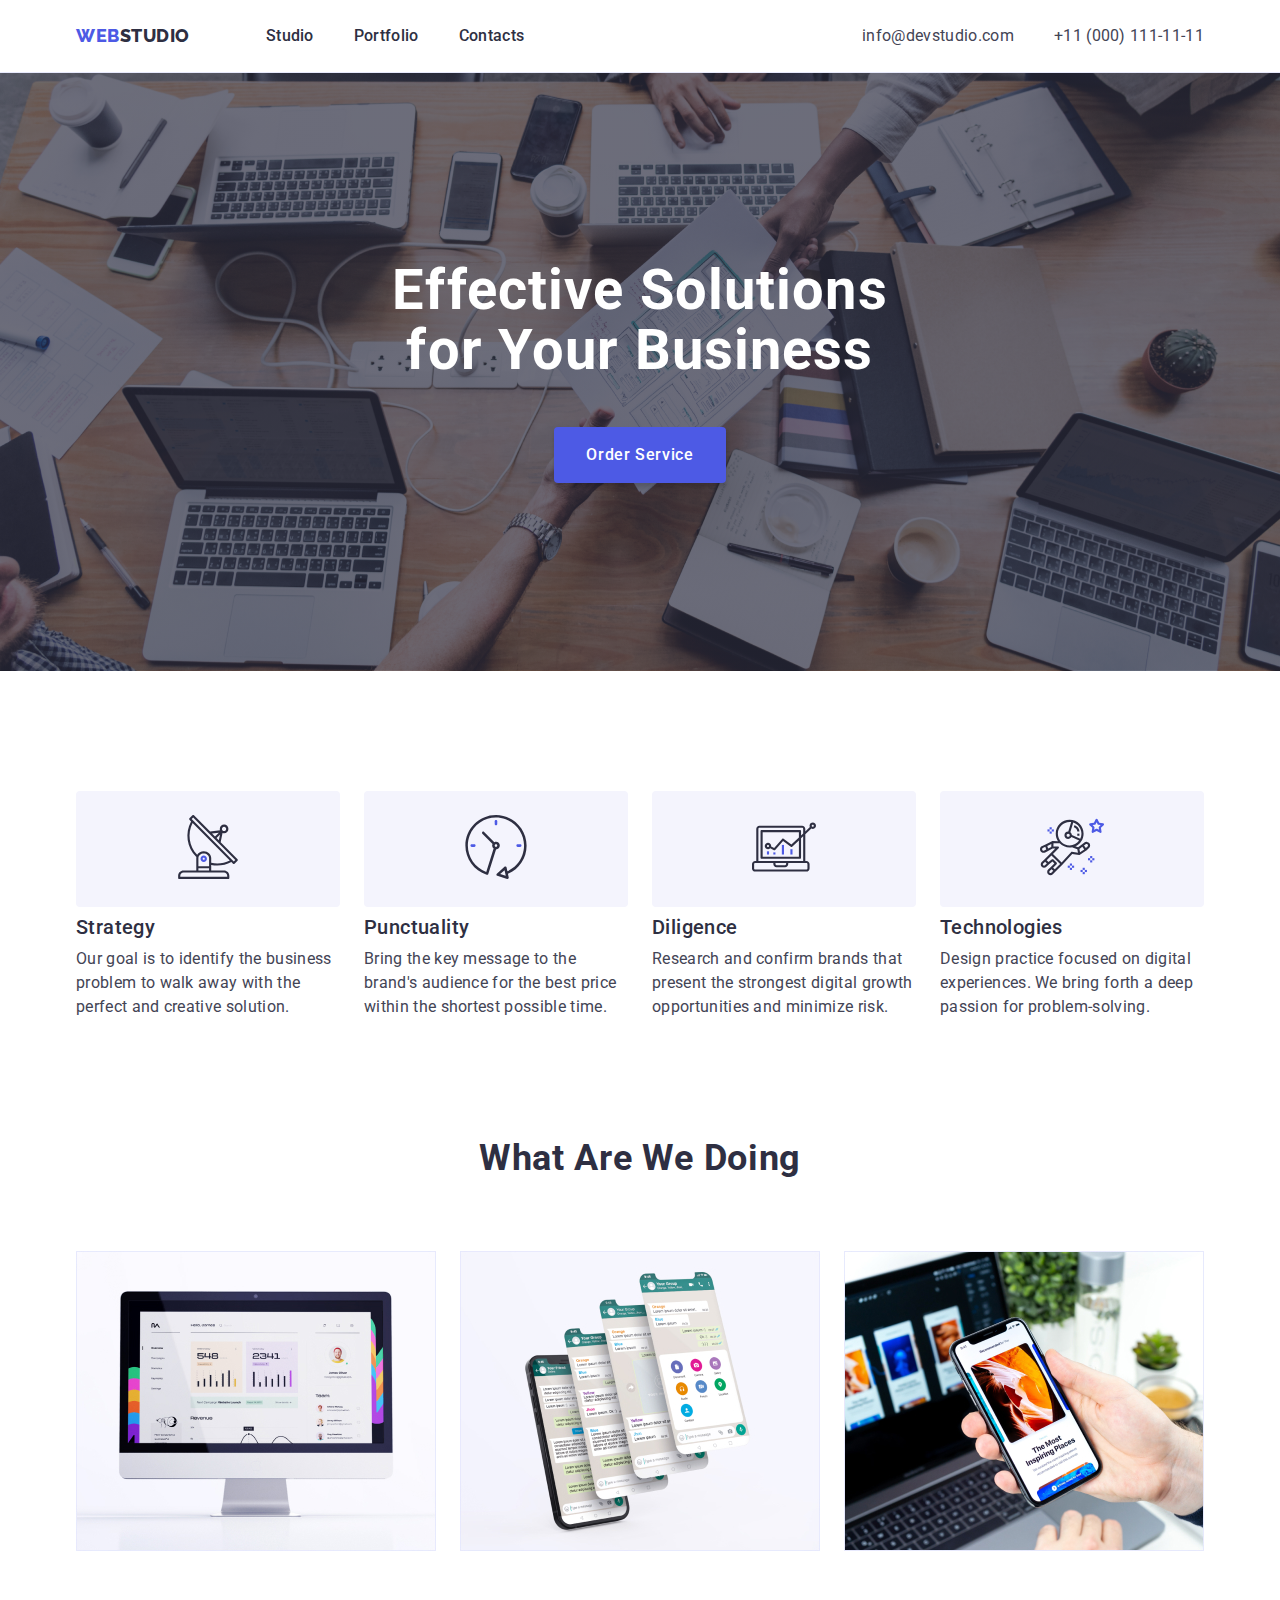
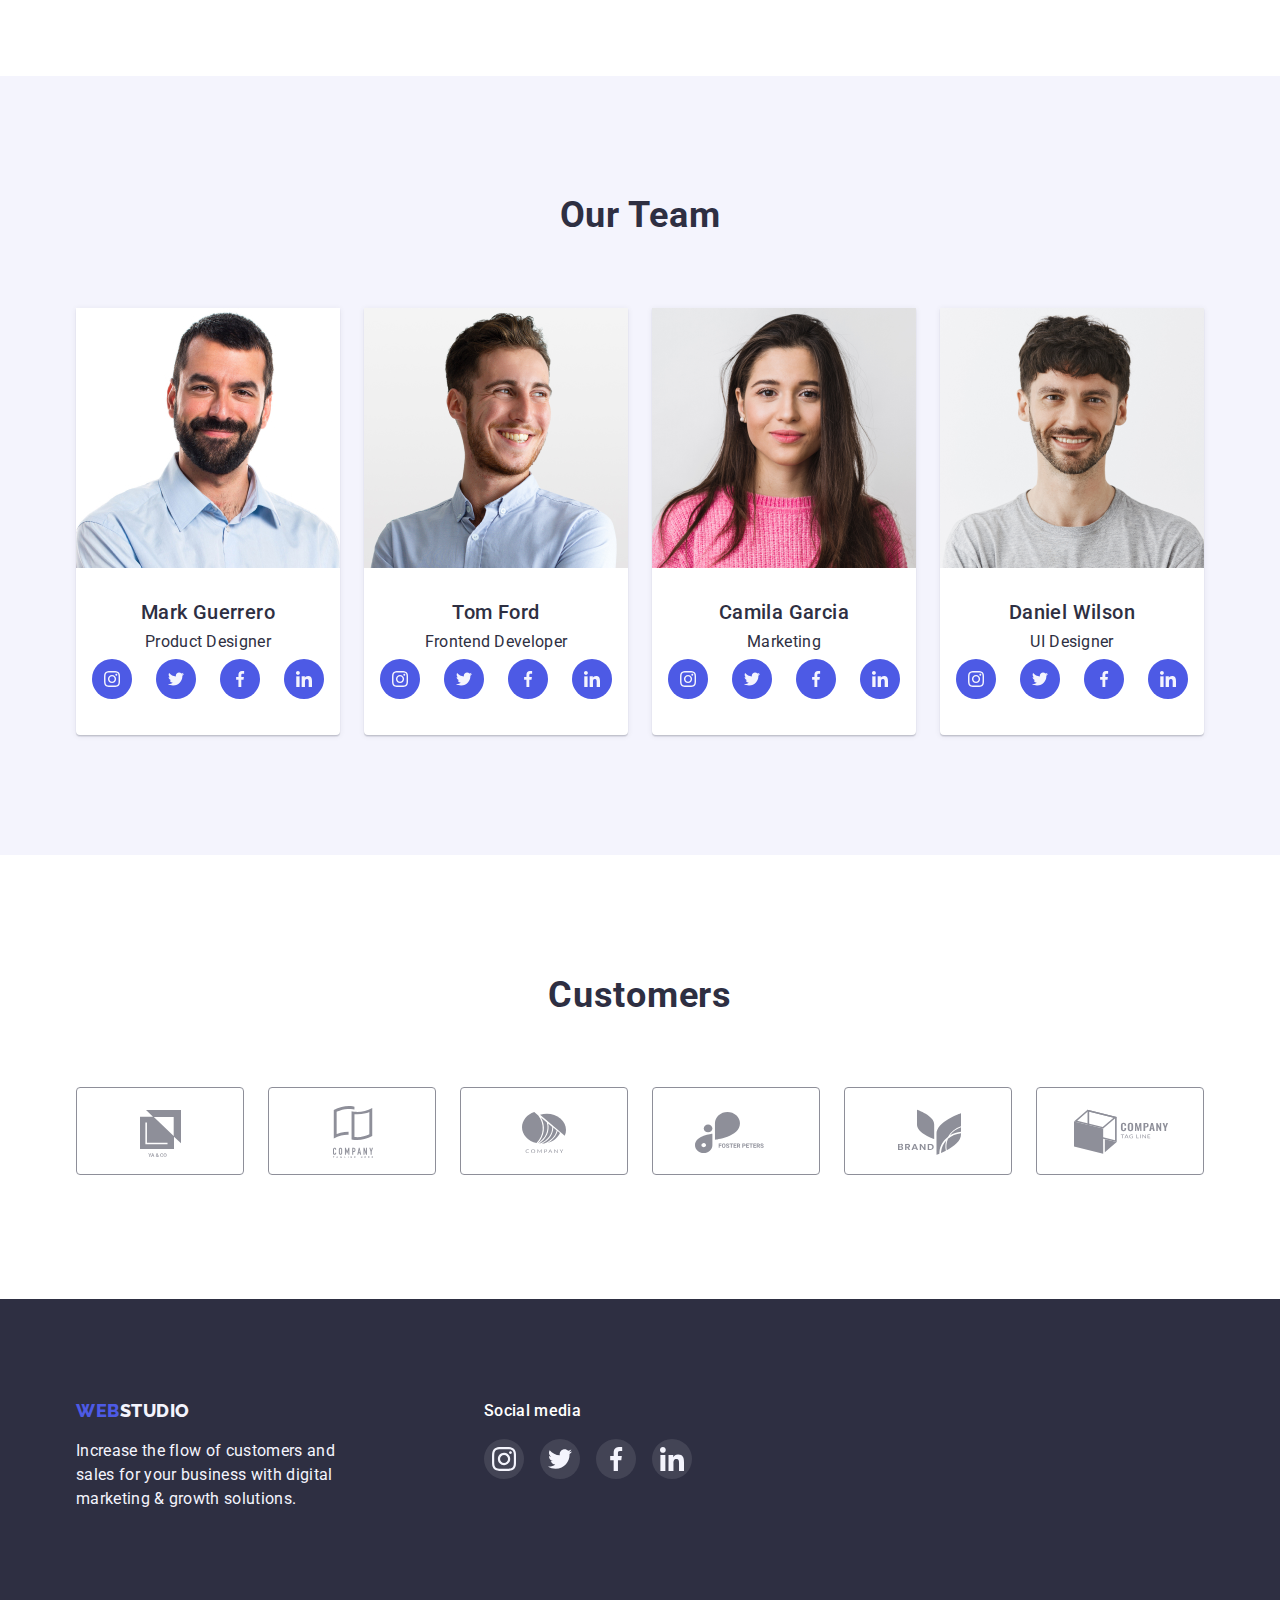
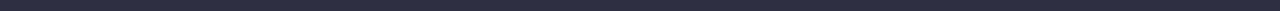
<file: index.html>
<!doctype html>
<html lang="en">

<head>
    <meta charset="utf-8">
    <meta name="viewport" content="width=device-width, initial-scale=1.0">
    <title>Studio</title>
    <link
        href="https://fonts.googleapis.com/css2?family=Raleway:wght@800&family=Roboto:wght@400;500;700;900&display=swap"
        rel="stylesheet">

    <link rel="stylesheet"
        href="https://cdnjs.cloudflare.com/ajax/libs/modern-normalize/1.0.0/modern-normalize.min.css">

    <link rel="stylesheet" href="./css/style.css">
</head>

<body>
    <!-- <HEADER> -->
    <header class="header">
        <div class="container header-content">
            <a class="website-logo link" href="./index.html">
                <span class="logo-web">web</span>studio
            </a>
            <nav class="navigation">
                <ul class="navigation-list list">
                    <li class="navigation-item">
                        <a class="navigation-link link" href="./index.html">Studio</a>
                    </li>
                    <li class="navigation-item">
                        <a class="navigation-link link" href="./portfolio.html">Portfolio</a>
                    </li>
                    <li class="navigation-item">
                        <a class="navigation-link link" href="">Contacts</a>
                    </li>
                </ul>
            </nav>
            <ul class="contacts-info-list list">
                <li class="contacts-info-item">
                    <a class="mail contact-info link" href="mailto:info@devstudio.com">
                        info@devstudio.com
                    </a>
                </li>
                <li class="contacts-info-item">
                    <a class="phone contact-info link" href="tel:+110001111111">
                        +11 (000) 111-11-11
                    </a>
                </li>
            </ul>
        </div>
    </header>
    <!-- </HEADER> -->

    <!-- <MAIN> -->
    <main>
        <!-- <HERO> -->
        <section class="hero">
            <div class="container">
                <h1 class="hero-title">Effective Solutions<br>for Your Business</h1>
                <button class="hero-button button" type="button">Order Service</button>
            </div>
        </section>
        <!-- <HERO> -->

        <section class="benefits section">
            <div class="container">
                <h2 class="hidden">Benefits</h2>
                <ul class="benefits-list list flex-container">
                    <li class="benefits-item flex-container-item">
                        <div class="benefits-icon">
                            <svg width="64" height="64" viewBox="0 0 64 64" xmlns="http://www.w3.org/2000/svg">
                                <path class="svg-dark-color"
                                    d="M61.5463 44.1952L44.6599 27.1851L46.534 17.9541C47.0176 18.1429 47.5318 18.2416 48.0508 18.2453H48.0636C50.4482 18.2735 52.404 16.3633 52.4323 13.9788C52.4606 11.5943 50.5503 9.6384 48.1658 9.61013C45.7812 9.582 43.8254 11.4921 43.7971 13.8767C43.7911 14.3869 43.8755 14.8941 44.0466 15.3749L34.1266 16.5856L17.9452 0.32C17.7467 0.117467 17.4757 0.00226667 17.1921 0C16.9121 0.00146667 16.644 0.112933 16.4455 0.3104L13.4204 3.3184C13.004 3.73493 13.004 4.41013 13.4204 4.82667L15.0481 6.47787C8.74201 18.0737 10.7903 32.4335 20.0871 41.8037C20.1724 41.8853 20.2713 41.9513 20.3793 41.9989C20.3121 42.3599 20.2771 42.7261 20.2748 43.0933V55.4667H7.47481C4.53081 55.4701 2.14495 57.856 2.14148 60.8V62.9333C2.14148 63.5224 2.61908 64 3.20815 64H52.2748C52.8639 64 53.3415 63.5224 53.3415 62.9333V60.8C53.338 57.856 50.9522 55.4701 48.0082 55.4667H35.2082V49.9829C37.2134 50.4035 39.2564 50.6179 41.3052 50.6229C46.2215 50.6176 51.0595 49.392 55.3852 47.056L57.0215 48.7019C57.22 48.9044 57.491 49.0196 57.7746 49.0219C58.0546 49.0204 58.3227 48.9089 58.5212 48.7115L61.5463 45.7035C61.9627 45.2869 61.9627 44.6117 61.5463 44.1952ZM46.5596 12.4661C47.395 11.6352 48.7458 11.6389 49.5766 12.4743C50.4075 13.3096 50.4038 14.6604 49.5684 15.4912C49.1686 15.8889 48.6275 16.1121 48.0635 16.112H48.0571C46.879 16.1059 45.9287 15.1459 45.9348 13.9676C45.9378 13.4036 46.1639 12.8639 46.5638 12.4661H46.5596ZM44.0487 19.4752L42.8519 25.3664L40.5009 23.0016L44.0487 19.4752ZM42.837 17.6715L38.997 21.4891L36.0263 18.5024L42.837 17.6715ZM48.0082 57.6C49.7755 57.6 51.2082 59.0327 51.2082 60.8V61.8667H4.27481V60.8C4.27481 59.0327 5.70748 57.6 7.47481 57.6H48.0082ZM33.0748 53.3333V55.4667H22.4081V53.3333H33.0748ZM22.4081 51.2V43.0933C22.4081 40.5056 24.8007 38.4 27.7415 38.4C30.6823 38.4 33.0748 40.5056 33.0748 43.0933V51.2H22.4081ZM35.2082 47.808V43.0933C35.2082 39.3291 31.8588 36.2667 27.7415 36.2667C25.0793 36.2259 22.59 37.5809 21.1793 39.8389C13.0639 31.2913 11.2364 18.5485 16.6221 8.06467L53.8258 45.4816C48.081 48.404 41.4955 49.2268 35.2082 47.808ZM57.7863 46.4405L56.2834 44.9291L17.1815 5.59147L15.6721 4.07893L17.1815 2.57493L33.0513 18.5344C33.0588 18.5344 33.0631 18.5483 33.0706 18.5536L59.2999 44.9365L57.7863 46.4405Z" />
                                <path class="svg-primary-color"
                                    d="M27.7511 40.5333H27.7415C25.9742 40.5306 24.5394 41.9612 24.5367 43.7285C24.534 45.4958 25.9646 46.9306 27.7319 46.9333H27.7415C29.5088 46.936 30.9436 45.5054 30.9463 43.7381C30.9489 41.9708 29.5184 40.536 27.7511 40.5333ZM28.4978 44.4896C28.297 44.6893 28.0248 44.801 27.7415 44.8C27.1524 44.7969 26.6774 44.3169 26.6804 43.7278C26.6819 43.4458 26.795 43.176 26.9948 42.977C27.1934 42.7796 27.4615 42.6681 27.7415 42.6666C28.3306 42.6697 28.8056 43.1497 28.8026 43.7388C28.8011 44.0208 28.688 44.2906 28.4882 44.4896H28.4978Z" />
                            </svg>

                        </div>
                        <h3 class="benefits-item-title">Strategy</h3>
                        <p class="benefits-item-text">
                            Our goal is to identify the business
                            problem to walk away with the perfect and creative solution.
                        </p>
                    </li>
                    <li class="benefits-item flex-container-item">
                        <div class="benefits-icon">
                            <svg width="64" height="64" viewBox="0 0 64 64" xmlns="http://www.w3.org/2000/svg">
                                <g clip-path="url(#clip0_297080_1787)">
                                    <path class="svg-dark-color"
                                        d="M62.5933 30.6025C62.5899 13.6978 48.8828 -0.00341734 31.9775 6.39362e-07C15.0728 0.00341861 1.37158 13.7109 1.375 30.6157C1.37793 43.9316 9.98877 55.7178 22.6738 59.7681C22.7949 59.8062 22.9209 59.8257 23.0474 59.8252C23.2886 59.8247 23.5249 59.7603 23.7324 59.6377C24.0024 59.478 24.2041 59.2241 24.2988 58.9248L32.0288 34.4248C34.1421 34.4141 35.8462 32.6919 35.835 30.5791C35.8242 28.4658 34.1025 26.7617 31.9893 26.7725C31.4209 26.7749 30.8599 26.9058 30.3491 27.1553L20.1372 16.9419C19.6304 16.4526 18.8232 16.4668 18.334 16.9731C17.8564 17.4678 17.8564 18.251 18.334 18.7456L28.5405 28.9639C27.7573 30.5625 28.2051 32.4922 29.6133 33.582L22.248 56.9277C7.69238 51.5659 0.239258 35.4199 5.60108 20.8643C10.9629 6.30859 27.1089 -1.14453 41.6646 4.21729C56.2202 9.5791 63.6733 25.7256 58.3115 40.2808C55.6919 47.3921 50.3096 53.1431 43.3872 56.2275L42.5913 52.479C42.4458 51.79 41.7686 51.3496 41.0796 51.4956C40.8623 51.542 40.6606 51.6441 40.4946 51.792L32.8208 58.6431C32.2944 59.1113 32.2476 59.9175 32.7163 60.4439C32.8687 60.6148 33.064 60.7417 33.2827 60.8115L43.0801 63.9385C43.7505 64.1538 44.4688 63.7852 44.6841 63.1143C44.7524 62.9024 44.7637 62.6768 44.7178 62.459L43.9356 58.7808C55.2642 54.0049 62.6196 42.8965 62.5933 30.6025ZM31.9844 29.3272C32.6885 29.3272 33.2598 29.8984 33.2598 30.6025C33.2598 31.3071 32.6885 31.8779 31.9844 31.8779C31.2798 31.8779 30.709 31.3071 30.709 30.6025C30.709 29.8984 31.2798 29.3272 31.9844 29.3272ZM36.1851 59.0552L40.5532 55.1587L41.7588 60.8394L36.1851 59.0552Z" />
                                    <path
                                        d="M30.709 6.37012V8.9209C30.709 9.62549 31.2798 10.1963 31.9844 10.1963C32.6885 10.1963 33.2598 9.62549 33.2598 8.9209V6.37012C33.2598 5.66602 32.6885 5.09473 31.9844 5.09473C31.2798 5.09473 30.709 5.66602 30.709 6.37012Z"
                                        class="svg-primary-color" />
                                    <path
                                        d="M7.75195 29.3271C7.04736 29.3271 6.47656 29.8984 6.47656 30.6025C6.47656 31.3071 7.04736 31.8779 7.75195 31.8779H10.3027C11.0073 31.8779 11.5781 31.3071 11.5781 30.6025C11.5781 29.8984 11.0073 29.3271 10.3027 29.3271H7.75195Z"
                                        class="svg-primary-color" />
                                    <path
                                        d="M56.2162 31.8779C56.9208 31.8779 57.4916 31.3071 57.4916 30.6025C57.4916 29.8984 56.9208 29.3271 56.2162 29.3271H53.6655C52.9614 29.3271 52.3901 29.8984 52.3901 30.6025C52.3901 31.3071 52.9614 31.8779 53.6655 31.8779H56.2162Z"
                                        class="svg-primary-color" />
                                </g>
                                <defs>
                                    <clipPath id="clip0_297080_1787">
                                        <rect width="64" height="64" class="svg-light-color" />
                                    </clipPath>
                                </defs>
                            </svg>
                        </div>
                        <h3 class="benefits-item-title">Punctuality</h3>
                        <p class="benefits-item-text">
                            Bring the key message to the brand's audience for the best price within the shortest
                            possible
                            time.
                        </p>
                    </li>
                    <li class="benefits-item flex-container-item">
                        <div class="benefits-icon">
                            <svg width="64" height="64" viewBox="0 0 64 64" class="svg-fill-none"
                                xmlns="http://www.w3.org/2000/svg">
                                <g clip-path="url(#clip0_297080_1794)">
                                    <path d="M29.8511 29.9292H31.9833V39.5242H29.8511V29.9292Z"
                                        class="svg-primary-color" />
                                    <path d="M38.3799 34.1936H40.5121V39.5242H38.3799V34.1936Z"
                                        class="svg-primary-color" />
                                    <path d="M21.3221 37.392H23.4544V39.5242H21.3221V37.392Z"
                                        class="svg-primary-color" />
                                    <path d="M14.9255 36.3258H17.0578V39.5241H14.9255V36.3258Z"
                                        class="svg-primary-color" />
                                    <path class="svg-dark-color"
                                        d="M3.19833 56.5819H54.3715C56.1378 56.5819 57.5699 55.1499 57.5699 53.3836V49.1192C57.5699 47.3529 56.1378 45.9209 54.3715 45.9209H53.3054V19.3343L59.3611 13.5977C60.7666 14.2905 62.4678 13.8699 63.3876 12.6003C64.308 11.3312 64.1789 9.58364 63.0826 8.46339C61.9863 7.34314 60.2424 7.17604 58.953 8.06776C57.6641 8.96 57.206 10.6513 57.8681 12.0719L53.3054 16.3973V13.9376C53.3054 12.1713 51.8734 10.7393 50.1071 10.7393H7.46276C5.6965 10.7393 4.26443 12.1713 4.26443 13.9376V45.9209H3.19833C1.43206 45.9209 0 47.3529 0 49.1192V53.3836C0 55.1499 1.43206 56.5819 3.19833 56.5819ZM60.7682 9.67317C61.3569 9.67317 61.8343 10.1505 61.8343 10.7393C61.8343 11.328 61.3569 11.8054 60.7682 11.8054C60.1794 11.8054 59.7021 11.328 59.7021 10.7393C59.7021 10.1505 60.1794 9.67317 60.7682 9.67317ZM6.39665 13.9376C6.39665 13.3489 6.874 12.8715 7.46276 12.8715H50.1071C50.6958 12.8715 51.1732 13.3489 51.1732 13.9376V18.4149L49.041 20.441V16.0698C49.041 15.4811 48.5636 15.0037 47.9749 15.0037H9.59498C9.00622 15.0037 8.52887 15.4811 8.52887 16.0698V42.7225C8.52887 43.3113 9.00622 43.7886 9.59498 43.7886H47.9749C48.5636 43.7886 49.041 43.3113 49.041 42.7225V23.3738L51.1732 21.3535V45.9209H6.39665V13.9376ZM15.9916 27.797C14.5492 27.7929 13.2826 28.7538 12.899 30.1442C12.5153 31.5346 13.1093 33.0094 14.3498 33.7455C15.5898 34.4815 17.1697 34.2967 18.2061 33.2936L21.912 35.1531C22.3425 35.3686 22.8646 35.2676 23.1847 34.9079L31.0624 26.0453L38.8062 31.848C39.2216 32.1593 39.8016 32.126 40.1784 31.7694L46.9088 25.3941V41.6564H10.6611V17.1359H46.9088V22.4566L39.3658 29.5997L31.5569 23.7455C31.1134 23.4134 30.4892 23.4758 30.1207 23.8897L22.1348 32.8751L19.1493 31.3821C19.1712 31.2541 19.1847 31.125 19.19 30.9953C19.19 29.2291 17.7579 27.797 15.9916 27.797ZM17.0577 30.9953C17.0577 31.5841 16.5804 32.0615 15.9916 32.0615C15.4029 32.0615 14.9255 31.5841 14.9255 30.9953C14.9255 30.4066 15.4029 29.9292 15.9916 29.9292C16.5804 29.9292 17.0577 30.4066 17.0577 30.9953ZM23.4544 48.0531H34.1155V49.1192C34.1155 49.7079 33.6381 50.1853 33.0494 50.1853H24.5205C23.9317 50.1853 23.4544 49.7079 23.4544 49.1192V48.0531ZM2.13222 49.1192C2.13222 48.5304 2.60957 48.0531 3.19833 48.0531H21.3222V49.1192C21.3222 50.8855 22.7542 52.3175 24.5205 52.3175H33.0494C34.8156 52.3175 36.2477 50.8855 36.2477 49.1192V48.0531H54.3715C54.9603 48.0531 55.4376 48.5304 55.4376 49.1192V53.3836C55.4376 53.9724 54.9603 54.4497 54.3715 54.4497H3.19833C2.60957 54.4497 2.13222 53.9724 2.13222 53.3836V49.1192Z" />
                                </g>
                                <defs>
                                    <clipPath id="clip0_297080_1794">
                                        <rect width="64" height="64" class="svg-light-color" />
                                    </clipPath>
                                </defs>
                            </svg>

                        </div>
                        <h3 class="benefits-item-title">Diligence</h3>
                        <p class="benefits-item-text">
                            Research and confirm brands that present the strongest digital growth opportunities and
                            minimize
                            risk.
                        </p>
                    </li>
                    <li class="benefits-item flex-container-item">
                        <div class="benefits-icon">
                            <svg width="64" height="64" viewBox="0 0 64 64" class="svg-fill-none"
                                xmlns="http://www.w3.org/2000/svg">
                                <path
                                    d="M63.9481 9.04812C63.8222 8.66299 63.4894 8.38149 63.0873 8.32274L59.2665 7.76698L57.5566 4.30455C57.1982 3.57492 56.0025 3.57492 55.6441 4.30455L53.9342 7.76698L50.1132 8.32286C49.7111 8.38149 49.3784 8.66212 49.2514 9.04825C49.1266 9.43438 49.23 9.85889 49.5212 10.1416L52.2872 12.8372L51.6344 16.6431C51.5661 17.0431 51.7304 17.4474 52.0579 17.6864C52.3897 17.9275 52.8227 17.9573 53.1822 17.7674L56.5998 15.97L60.0175 17.7674C60.1733 17.8495 60.345 17.89 60.5146 17.89C60.7354 17.89 60.9563 17.8218 61.1419 17.6863C61.4704 17.4474 61.6347 17.043 61.5654 16.643L60.9127 12.8371L63.6786 10.1415C63.9683 9.85776 64.073 9.43425 63.9481 9.04812ZM59.0223 11.702C58.7716 11.9463 58.6564 12.3004 58.7161 12.6461L59.098 14.8743L57.097 13.8226C56.9412 13.7404 56.7706 13.6999 56.5998 13.6999C56.4292 13.6999 56.2596 13.7404 56.1027 13.8226L54.1016 14.8743L54.4834 12.6461C54.5432 12.3004 54.4279 11.9474 54.1773 11.702L52.557 10.1234L54.7949 9.79801C55.1427 9.74788 55.4424 9.52926 55.5982 9.2145L56.5987 7.18785L57.5992 9.2145C57.755 9.52913 58.0547 9.74788 58.4025 9.79801L60.6404 10.1234L59.0223 11.702Z"
                                    class="svg-primary-color" />
                                <path d="M52.267 41.0444H50.1335V43.1778H52.267V41.0444Z" class="svg-primary-color" />
                                <path d="M52.267 45.3112H50.1335V47.4446H52.267V45.3112Z" class="svg-primary-color" />
                                <path d="M54.4004 43.1778H52.267V45.3112H54.4004V43.1778Z" class="svg-primary-color" />
                                <path d="M50.1337 43.1778H48.0002V45.3112H50.1337V43.1778Z" class="svg-primary-color" />
                                <path d="M44.8001 52.778H42.6667V54.9113H44.8001V52.778Z" class="svg-primary-color" />
                                <path d="M44.8001 57.0446H42.6667V59.1781H44.8001V57.0446Z" class="svg-primary-color" />
                                <path d="M46.9336 54.9113H44.8002V57.0448H46.9336V54.9113Z" class="svg-primary-color" />
                                <path d="M42.6667 54.9113H40.5333V57.0448H42.6667V54.9113Z" class="svg-primary-color" />
                                <path d="M32 48.5113H29.8666V50.6447H32V48.5113Z" class="svg-primary-color" />
                                <path d="M32 52.778H29.8666V54.9113H32V52.778Z" class="svg-primary-color" />
                                <path d="M34.1334 50.6445H32V52.7779H34.1334V50.6445Z" class="svg-primary-color" />
                                <path d="M29.8666 50.6445H27.7332V52.7779H29.8666V50.6445Z" class="svg-primary-color" />
                                <path d="M11.733 12.2439H9.59961V14.3773H11.733V12.2439Z" class="svg-primary-color" />
                                <path d="M11.733 16.5108H9.59961V18.6442H11.733V16.5108Z" class="svg-primary-color" />
                                <path d="M13.8663 14.3774H11.7329V16.5108H13.8663V14.3774Z" class="svg-primary-color" />
                                <path d="M9.59959 14.3774H7.46619V16.5108H9.59959V14.3774Z" class="svg-primary-color" />
                                <path class="svg-dark-color"
                                    d="M49.4295 28.3189C48.8546 27.5434 48.0109 27.0443 47.053 26.9098C46.0908 26.7733 45.1414 27.026 44.3734 27.6138L41.8699 29.5327L41.8688 29.5338L38.0734 32.368L35.3577 31.2864C40.2004 29.1136 43.585 24.2698 43.585 18.6462C43.585 11.0002 37.3396 4.77933 29.6627 4.77933C21.9858 4.77933 15.7405 11.0002 15.7405 18.6462C15.7405 21.4175 16.5692 23.9945 17.9805 26.163L12.4529 26.115C12.4497 26.115 12.4465 26.115 12.4433 26.115C12.4262 26.115 12.4124 26.1235 12.3964 26.1247C12.2908 26.1289 12.1873 26.1503 12.086 26.1865C12.0604 26.1962 12.0338 26.2015 12.0093 26.2132C11.9965 26.2185 11.9837 26.2195 11.9709 26.2259L5.50468 29.4185C5.50356 29.4185 5.50256 29.4185 5.50256 29.4195L1.71575 31.2405C1.67412 31.2586 1.6315 31.2831 1.58987 31.3109C0.0804746 32.3156 -0.433659 34.289 0.393104 35.9018C0.833611 36.7594 1.5835 37.391 2.50514 37.68C2.86039 37.7908 3.22302 37.8453 3.58353 37.8453C4.16279 37.8453 4.73667 37.7035 5.26243 37.423L8.03798 35.9467L12.566 33.6085L15.2797 33.5925L4.39629 44.4237C4.39529 44.4248 4.39417 44.4248 4.39304 44.4258L1.71563 47.0925C1.08312 47.7219 0.73536 48.557 0.73536 49.4478C0.73536 50.3374 1.08312 51.1747 1.71563 51.8052C2.36526 52.4516 3.21965 52.7758 4.07404 52.7758C4.92955 52.7758 5.78281 52.4516 6.43457 51.8052L9.06287 49.1875L12.5445 46.588L14.3462 48.3821L10.8229 51.8904C10.8219 51.8916 10.8208 51.8916 10.8196 51.8926L8.14223 54.5592C7.50972 55.1886 7.16196 56.0237 7.16196 56.9145C7.16196 57.8041 7.50972 58.6414 8.14223 59.2719C8.79186 59.9183 9.64738 60.2426 10.5018 60.2426C11.3562 60.2426 12.2117 59.9183 12.8623 59.2719L15.5407 56.6052L19.8255 52.3386C19.8267 52.3374 19.8267 52.3364 19.8277 52.3353L21.8469 50.3353L21.8394 50.3278C21.8522 50.315 21.8703 50.3106 21.8832 50.2969L32.2151 38.9805L39.1571 39.9682C39.2072 39.9757 39.2573 39.9789 39.3075 39.9789C39.4366 39.9789 39.5613 39.948 39.6819 39.9021C39.7171 39.8894 39.748 39.8722 39.7811 39.8552C39.8195 39.836 39.86 39.8254 39.8964 39.8009L46.3231 35.5342C46.3466 35.5182 46.3593 35.4925 46.3817 35.4755C46.4073 35.4553 46.4393 35.4468 46.4627 35.4243L49.0056 33.0424C50.3288 31.8026 50.5111 29.7717 49.4295 28.3189ZM4.26079 35.5403C3.91416 35.7259 3.52053 35.7632 3.14402 35.6438C2.77064 35.5275 2.46776 35.2725 2.29063 34.928C1.9685 34.3008 2.15513 33.537 2.71939 33.1243L5.34668 31.8602L5.97919 33.7088L6.24482 34.4853L4.26079 35.5403ZM11.255 31.8849L8.15848 33.4849L7.64759 31.9915L7.28071 30.9184L11.3342 28.9172L11.255 31.8849ZM41.4539 18.644C41.4539 20.4808 41.0155 22.2132 40.256 23.763L31.8932 19.9646C31.8057 18.8179 31.2106 17.8142 30.3167 17.189L33.2447 7.46837C38.0001 8.98102 41.4539 13.4173 41.4539 18.644ZM17.876 18.644C17.876 12.1746 23.1646 6.91049 29.6649 6.91049C30.1706 6.91049 30.6655 6.95311 31.1551 7.01499L28.291 16.5224C28.2527 16.5213 28.2164 16.5106 28.1769 16.5106C26.1118 16.5106 24.4317 18.1853 24.4317 20.2441C24.4317 22.3027 26.1118 23.9775 28.1769 23.9775C29.5657 23.9775 30.7657 23.2106 31.4132 22.0883L39.1381 25.5978C36.9887 28.4906 33.5486 30.3776 29.6648 30.3776C23.1646 30.3776 17.876 25.1135 17.876 18.644ZM29.7887 20.2441C29.7887 21.1262 29.0654 21.8441 28.1769 21.8441C27.2884 21.8441 26.5651 21.1262 26.5651 20.2441C26.5651 19.3619 27.2884 18.644 28.1769 18.644C29.0654 18.644 29.7887 19.3619 29.7887 20.2441ZM4.92968 50.2925C4.45717 50.7608 3.69228 50.7598 3.2209 50.2936C2.99365 50.0664 2.86889 49.7668 2.86889 49.4478C2.86889 49.1299 2.99365 48.8301 3.2209 48.6051L5.14505 46.6882L6.84746 48.3832L4.92968 50.2925ZM11.3574 57.7594C10.8849 58.2276 10.119 58.2288 9.6475 57.7605C9.42025 57.5333 9.29549 57.2336 9.29549 56.9146C9.29549 56.5967 9.42025 56.297 9.6475 56.072L11.5729 54.1541L12.3783 54.9552L13.2764 55.8491L11.3574 57.7594ZM18.3208 50.8217C18.3196 50.8227 18.3186 50.8227 18.3175 50.8238L14.7878 54.3438L13.9824 53.5427L13.0843 52.6488L16.6107 49.1384C16.6107 49.1384 16.6107 49.1384 16.6107 49.1374C16.6119 49.1363 16.6129 49.1363 16.614 49.1353C16.694 49.0553 16.7441 48.9593 16.7932 48.8644C16.8071 48.8366 16.8337 48.8131 16.8455 48.7844C16.8786 48.7023 16.8839 48.6138 16.8967 48.5272C16.9031 48.4781 16.9245 48.4324 16.9245 48.3821C16.9245 48.3106 16.8989 48.2414 16.884 48.1709C16.8712 48.1069 16.8712 48.0417 16.8466 47.98C16.8061 47.8797 16.7367 47.7912 16.6642 47.7047C16.644 47.6812 16.6365 47.6514 16.6141 47.629C16.6141 47.629 16.6141 47.629 16.613 47.629C16.6119 47.628 16.6119 47.6257 16.6109 47.6247L13.3969 44.4247C13.3628 44.3906 13.3191 44.3767 13.2807 44.3479C13.2242 44.3042 13.1698 44.2637 13.1068 44.2327C13.0461 44.2028 12.9842 44.1847 12.9202 44.1676C12.8519 44.1483 12.7858 44.1334 12.7143 44.1281C12.6492 44.1238 12.5884 44.1302 12.5234 44.1377C12.4519 44.1462 12.3848 44.1558 12.3154 44.1782C12.2482 44.1996 12.1885 44.2326 12.1267 44.2678C12.0872 44.2902 12.0424 44.2977 12.005 44.3254L8.45836 46.973L6.6567 45.1788L11.4547 40.4065L20.1759 48.9838L18.3208 50.8217ZM31.9584 36.7883C31.9275 36.7841 31.8986 36.7958 31.8677 36.7937C31.7898 36.7894 31.7152 36.7948 31.6373 36.8076C31.5766 36.8182 31.519 36.8299 31.4613 36.8502C31.3931 36.8737 31.3312 36.9057 31.2682 36.9441C31.2085 36.9803 31.1541 37.0187 31.1018 37.0667C31.0762 37.0891 31.0453 37.0998 31.0218 37.1253L21.6253 47.4167L12.9692 38.9035L18.6354 33.2671C19.0525 32.8511 19.0546 32.1759 18.6386 31.7577C18.4285 31.5476 18.1523 31.4441 17.876 31.4452V31.4442L13.4386 31.4709L13.4941 28.2559L19.7022 28.3093C22.2323 30.8971 25.7609 32.511 29.6649 32.511C30.5396 32.511 31.393 32.4204 32.2239 32.2656C32.3039 32.3296 32.3827 32.3948 32.4831 32.4353L37.3024 34.3553L37.6074 35.8721L37.9637 37.6427L31.9584 36.7883ZM40.0406 37.1446L39.4145 34.0288L42.3073 31.8687L43.0647 32.8735L44.2007 34.3818L40.0406 37.1446ZM47.5478 31.4826L45.8721 33.0528L44.0097 30.5802L45.6726 29.3056C45.9829 29.0667 46.3745 28.9696 46.7585 29.0197C47.1446 29.0741 47.486 29.2757 47.7185 29.5882C48.1516 30.1717 48.078 30.9856 47.5478 31.4826Z"
                                    fill="#2E2F42" />
                                <path
                                    d="M27.2041 37.0881L22.9182 32.8214C22.5033 32.4065 21.829 32.4065 21.413 32.8214L17.1282 37.0881C16.9277 37.2897 16.8146 37.5606 16.8146 37.8443C16.8146 38.1281 16.9266 38.4001 17.1282 38.6006L21.413 42.8673C21.621 43.0742 21.8942 43.1777 22.1662 43.1777C22.4382 43.1777 22.7112 43.0742 22.9182 42.8673L27.2041 38.6006C27.4046 38.4001 27.5187 38.1281 27.5187 37.8443C27.5187 37.5606 27.4056 37.2886 27.2041 37.0881ZM22.1662 40.606L19.3927 37.8443L22.1662 35.0827L24.9406 37.8443L22.1662 40.606Z" />
                                <path class="svg-dark-color"
                                    d="M34.3285 10.1415L33.8132 12.2131C33.9551 12.2483 37.2885 13.1166 37.2885 16.5108H39.4219C39.4218 12.4765 36.0906 10.5799 34.3285 10.1415Z" />
                                <path class="svg-dark-color" d="M39.422 18.644H37.2886V20.7775H39.422V18.644Z" />
                            </svg>
                        </div>
                        <h3 class="benefits-item-title">Technologies</h3>
                        <p class="benefits-item-text">
                            Design practice focused on digital experiences. We bring forth a deep passion for
                            problem-solving.
                        </p>
                    </li>
                </ul>
            </div>
        </section>

        <section class="activity section">
            <div class="container">
                <h2 class="activity-title">What are we doing</h2>
                <ul class="activity-list list flex-container">
                    <li class="activity-item flex-container-item">
                        <img src="images/main_page/activity/activity1.jpg" alt="first activity" width="360">
                    </li>
                    <li class="activity-item flex-container-item">
                        <img src="images/main_page/activity/activity2.jpg" alt="second activity" width="360">
                    </li>
                    <li class="activity-item flex-container-item">
                        <img src="images/main_page/activity/activity3.jpg" alt="third activity" width="360">
                    </li>
                </ul>
            </div>
        </section>

        <section class="team section">
            <div class="container">
                <h2 class="team-title">Our Team</h2>
                <ul class="team-list list flex-container">
                    <li class="member flex-container-item">
                        <img class="member-img" src="images/main_page/member/member1.jpg" alt="first member"
                            width="264">
                        <div class="member-info">
                            <h3 class="member-name">Mark Guerrero</h3>
                            <p class="member-occupation">Product Designer</p>
                            <ul class="member-soc-media list flex-container">
                                <li class="soc-media-item flex-container-item">
                                    <a href="" class="member-soc-media-link link">
                                        <svg width="40" height="40" viewBox="0 0 40 40" class="svg-fill-none"
                                            xmlns="http://www.w3.org/2000/svg">
                                            <path
                                                d="M40 20C40 25.5228 37.7614 30.5228 34.1421 34.1421C30.5228 37.7614 25.5228 40 20 40C14.4772 40 9.47715 37.7614 5.85786 34.1421C2.23858 30.5228 0 25.5228 0 20C0 14.4772 2.23858 9.47715 5.85786 5.85786C9.47715 2.23858 14.4772 0 20 0C25.5228 0 30.5228 2.23858 34.1421 5.85786C37.7614 9.47715 40 14.4772 40 20Z"
                                                class="svg-primary-color icon-background" />
                                            <g clip-path="url(#clip0_346702_1021)">
                                                <path
                                                    d="M27.9843 16.7039C27.9468 15.8538 27.8093 15.2693 27.6124 14.7629C27.4092 14.2253 27.0967 13.744 26.6872 13.3439C26.2871 12.9376 25.8026 12.6218 25.2713 12.4218C24.7619 12.2249 24.1805 12.0874 23.3303 12.0499C22.4738 12.0093 22.2019 11.9999 20.0296 11.9999C17.8573 11.9999 17.5854 12.0093 16.7321 12.0468C15.882 12.0842 15.2975 12.2218 14.7912 12.4187C14.2535 12.6218 13.7722 12.9344 13.3721 13.3439C12.9658 13.744 12.6501 14.2285 12.45 14.7598C12.2531 15.2693 12.1156 15.8506 12.0781 16.7007C12.0375 17.5572 12.0281 17.8291 12.0281 20.0014C12.0281 22.1737 12.0375 22.4456 12.075 23.299C12.1124 24.1491 12.25 24.7336 12.447 25.24C12.6501 25.7776 12.9658 26.2589 13.3721 26.659C13.7722 27.0653 14.2567 27.3811 14.788 27.581C15.2975 27.778 15.8788 27.9155 16.7291 27.9529C17.5823 27.9906 17.8543 27.9998 20.0266 27.9998C22.1989 27.9998 22.4708 27.9906 23.3241 27.9529C24.1742 27.9155 24.7587 27.778 25.265 27.581C26.3403 27.1653 27.1904 26.3152 27.6062 25.24C27.803 24.7305 27.9406 24.1491 27.9781 23.299C28.0156 22.4456 28.025 22.1737 28.025 20.0014C28.025 17.8291 28.0218 17.5572 27.9843 16.7039ZM26.5435 23.2364C26.509 24.0179 26.3778 24.4398 26.2684 24.7211C25.9995 25.4181 25.4463 25.9714 24.7493 26.2402C24.468 26.3496 24.043 26.4809 23.2646 26.5152C22.4207 26.5528 22.1676 26.562 20.0328 26.562C17.898 26.562 17.6417 26.5528 16.8009 26.5152C16.0195 26.4809 15.5975 26.3496 15.3162 26.2402C14.9693 26.112 14.6536 25.9088 14.3973 25.6432C14.1316 25.3837 13.9285 25.0712 13.8003 24.7243C13.6909 24.443 13.5596 24.0179 13.5253 23.2396C13.4877 22.3957 13.4784 22.1425 13.4784 20.0077C13.4784 17.8729 13.4877 17.6166 13.5253 16.7758C13.5596 15.9944 13.6909 15.5725 13.8003 15.2912C13.9285 14.9442 14.1316 14.6286 14.4005 14.3722C14.6598 14.1065 14.9724 13.9033 15.3194 13.7752C15.6007 13.6659 16.0258 13.5346 16.804 13.5002C17.6479 13.4627 17.9012 13.4533 20.0359 13.4533C22.1738 13.4533 22.4269 13.4627 23.2678 13.5002C24.0492 13.5346 24.4712 13.6659 24.7525 13.7752C25.0993 13.9033 25.4151 14.1065 25.6714 14.3722C25.937 14.6316 26.1402 14.9442 26.2684 15.2912C26.3778 15.5725 26.509 15.9975 26.5435 16.7758C26.581 17.6198 26.5904 17.8729 26.5904 20.0077C26.5904 22.1425 26.581 22.3925 26.5435 23.2364Z"
                                                    class="svg-preligth-color" />
                                                <path
                                                    d="M20.0297 15.8912C17.7606 15.8912 15.9195 17.7322 15.9195 20.0014C15.9195 22.2707 17.7606 24.1116 20.0297 24.1116C22.2989 24.1116 24.1398 22.2707 24.1398 20.0014C24.1398 17.7322 22.2989 15.8912 20.0297 15.8912ZM20.0297 22.6676C18.5576 22.6676 17.3635 21.4736 17.3635 20.0014C17.3635 18.5292 18.5576 17.3352 20.0297 17.3352C21.5019 17.3352 22.6958 18.5292 22.6958 20.0014C22.6958 21.4736 21.5019 22.6676 20.0297 22.6676Z"
                                                    class="svg-preligth-color" />
                                                <path
                                                    d="M25.262 15.7287C25.262 16.2586 24.8324 16.6882 24.3024 16.6882C23.7725 16.6882 23.3428 16.2586 23.3428 15.7287C23.3428 15.1987 23.7725 14.7692 24.3024 14.7692C24.8324 14.7692 25.262 15.1987 25.262 15.7287Z"
                                                    class="svg-preligth-color" />
                                            </g>
                                            <defs>
                                                <clipPath id="clip0_346702_1021">
                                                    <rect width="16" height="16" class="svg-light-color"
                                                        transform="translate(12 11.9999)" />
                                                </clipPath>
                                            </defs>
                                        </svg>
                                    </a>
                                </li>
                                <li class="soc-media-item flex-container-item">
                                    <a href="" class="member-soc-media-link link">
                                        <svg width="40" height="40" viewBox="0 0 40 40" class="svg-fill-none"
                                            xmlns="http://www.w3.org/2000/svg">
                                            <path
                                                d="M40 20C40 25.5228 37.7614 30.5228 34.1421 34.1421C30.5228 37.7614 25.5228 40 20 40C14.4772 40 9.47715 37.7614 5.85786 34.1421C2.23858 30.5228 0 25.5228 0 20C0 14.4772 2.23858 9.47715 5.85786 5.85786C9.47715 2.23858 14.4772 0 20 0C25.5228 0 30.5228 2.23858 34.1421 5.85786C37.7614 9.47715 40 14.4772 40 20Z"
                                                class="svg-primary-color icon-background" />
                                            <g clip-path="url(#clip0_346702_1027)">
                                                <path
                                                    d="M28 15.0389C27.405 15.2999 26.771 15.4729 26.11 15.5569C26.79 15.1509 27.309 14.5129 27.553 13.7439C26.919 14.1219 26.219 14.3889 25.473 14.5379C24.871 13.8969 24.013 13.4999 23.077 13.4999C21.261 13.4999 19.799 14.9739 19.799 16.7809C19.799 17.0409 19.821 17.2909 19.875 17.5289C17.148 17.3959 14.735 16.0889 13.114 14.0979C12.831 14.5889 12.665 15.1509 12.665 15.7559C12.665 16.8919 13.25 17.8989 14.122 18.4819C13.595 18.4719 13.078 18.3189 12.64 18.0779C12.64 18.0879 12.64 18.1009 12.64 18.1139C12.64 19.7079 13.777 21.0319 15.268 21.3369C15.001 21.4099 14.71 21.4449 14.408 21.4449C14.198 21.4449 13.986 21.4329 13.787 21.3889C14.212 22.6879 15.418 23.6429 16.852 23.6739C15.736 24.5469 14.319 25.0729 12.785 25.0729C12.516 25.0729 12.258 25.0609 12 25.0279C13.453 25.9649 15.175 26.4999 17.032 26.4999C23.068 26.4999 26.368 21.4999 26.368 17.1659C26.368 17.0209 26.363 16.8809 26.356 16.7419C27.007 16.2799 27.554 15.7029 28 15.0389Z"
                                                    class="svg-preligth-color" />
                                            </g>
                                            <defs>
                                                <clipPath id="clip0_346702_1027">
                                                    <rect width="16" height="16" class="svg-light-color"
                                                        transform="translate(12 11.9999)" />
                                                </clipPath>
                                            </defs>
                                        </svg>
                                    </a>
                                </li>
                                <li class="soc-media-item flex-container-item">
                                    <a href="" class="member-soc-media-link link">
                                        <svg width="40" height="40" viewBox="0 0 40 40" class="svg-fill-none"
                                            xmlns="http://www.w3.org/2000/svg">
                                            <path
                                                d="M40 20C40 25.5228 37.7614 30.5228 34.1421 34.1421C30.5228 37.7614 25.5228 40 20 40C14.4772 40 9.47715 37.7614 5.85786 34.1421C2.23858 30.5228 0 25.5228 0 20C0 14.4772 2.23858 9.47715 5.85786 5.85786C9.47715 2.23858 14.4772 0 20 0C25.5228 0 30.5228 2.23858 34.1421 5.85786C37.7614 9.47715 40 14.4772 40 20Z"
                                                class="svg-primary-color icon-background" />
                                            <g clip-path="url(#clip0_346702_1033)">
                                                <path
                                                    d="M22.6647 14.6565H24.1254V12.1125C23.8734 12.0779 23.0067 11.9999 21.9974 11.9999C19.8914 11.9999 18.4487 13.3245 18.4487 15.7592V17.9999H16.1247V20.8439H18.4487V27.9999H21.298V20.8445H23.528L23.882 18.0005H21.2974V16.0412C21.298 15.2192 21.5194 14.6565 22.6647 14.6565Z"
                                                    class="svg-preligth-color" />
                                            </g>
                                            <defs>
                                                <clipPath id="clip0_346702_1033">
                                                    <rect width="16" height="16" class="svg-light-color"
                                                        transform="translate(12 11.9999)" />
                                                </clipPath>
                                            </defs>
                                        </svg>
                                    </a>

                                </li>
                                <li class="soc-media-item flex-container-item">
                                    <a href="" class="member-soc-media-link link">
                                        <svg width="40" height="40" viewBox="0 0 40 40" class="svg-fill-none"
                                            xmlns="http://www.w3.org/2000/svg">
                                            <path
                                                d="M40 20C40 25.5228 37.7614 30.5228 34.1421 34.1421C30.5228 37.7614 25.5228 40 20 40C14.4772 40 9.47715 37.7614 5.85786 34.1421C2.23858 30.5228 0 25.5228 0 20C0 14.4772 2.23858 9.47715 5.85786 5.85786C9.47715 2.23858 14.4772 0 20 0C25.5228 0 30.5228 2.23858 34.1421 5.85786C37.7614 9.47715 40 14.4772 40 20Z"
                                                class="svg-primary-color icon-background" />
                                            <g clip-path="url(#clip0_346702_1037)">
                                                <path
                                                    d="M27.9961 27.9999V27.9992H28.0001V22.1312C28.0001 19.2605 27.3821 17.0492 24.0261 17.0492C22.4128 17.0492 21.3301 17.9345 20.8881 18.7739H20.8414V17.3172H17.6594V27.9992H20.9728V22.7099C20.9728 21.3172 21.2368 19.9705 22.9614 19.9705C24.6608 19.9705 24.6861 21.5599 24.6861 22.7992V27.9999H27.9961Z"
                                                    class="svg-preligth-color" />
                                                <path d="M12.264 17.3179H15.5814V27.9999H12.264V17.3179Z"
                                                    class="svg-preligth-color" />
                                                <path
                                                    d="M13.9214 11.9999C12.8607 11.9999 12.0001 12.8605 12.0001 13.9212C12.0001 14.9819 12.8607 15.8605 13.9214 15.8605C14.9821 15.8605 15.8427 14.9819 15.8427 13.9212C15.8421 12.8605 14.9814 11.9999 13.9214 11.9999V11.9999Z"
                                                    class="svg-preligth-color" />
                                            </g>
                                            <defs>
                                                <clipPath id="clip0_346702_1037">
                                                    <rect width="16" height="16" class="svg-light-color"
                                                        transform="translate(12.0001 11.9999)" />
                                                </clipPath>
                                            </defs>
                                        </svg>
                                    </a>
                                </li>
                            </ul>
                        </div>
                    </li>
                    <li class="member flex-container-item">
                        <img class="member-img" src="images/main_page/member/member2.jpg" alt="third member"
                            width="264">
                        <div class="member-info">
                            <h3 class="member-name">Tom Ford</h3>
                            <p class="member-occupation">Frontend Developer</p>
                            <ul class="member-soc-media list flex-container">
                                <li class="soc-media-item flex-container-item">
                                    <a href="" class="member-soc-media-link link">
                                        <svg width="40" height="40" viewBox="0 0 40 40" class="svg-fill-none"
                                            xmlns="http://www.w3.org/2000/svg">
                                            <path
                                                d="M40 20C40 25.5228 37.7614 30.5228 34.1421 34.1421C30.5228 37.7614 25.5228 40 20 40C14.4772 40 9.47715 37.7614 5.85786 34.1421C2.23858 30.5228 0 25.5228 0 20C0 14.4772 2.23858 9.47715 5.85786 5.85786C9.47715 2.23858 14.4772 0 20 0C25.5228 0 30.5228 2.23858 34.1421 5.85786C37.7614 9.47715 40 14.4772 40 20Z"
                                                class="svg-primary-color icon-background" />
                                            <g clip-path="url(#clip0_346702_1021)">
                                                <path
                                                    d="M27.9843 16.7039C27.9468 15.8538 27.8093 15.2693 27.6124 14.7629C27.4092 14.2253 27.0967 13.744 26.6872 13.3439C26.2871 12.9376 25.8026 12.6218 25.2713 12.4218C24.7619 12.2249 24.1805 12.0874 23.3303 12.0499C22.4738 12.0093 22.2019 11.9999 20.0296 11.9999C17.8573 11.9999 17.5854 12.0093 16.7321 12.0468C15.882 12.0842 15.2975 12.2218 14.7912 12.4187C14.2535 12.6218 13.7722 12.9344 13.3721 13.3439C12.9658 13.744 12.6501 14.2285 12.45 14.7598C12.2531 15.2693 12.1156 15.8506 12.0781 16.7007C12.0375 17.5572 12.0281 17.8291 12.0281 20.0014C12.0281 22.1737 12.0375 22.4456 12.075 23.299C12.1124 24.1491 12.25 24.7336 12.447 25.24C12.6501 25.7776 12.9658 26.2589 13.3721 26.659C13.7722 27.0653 14.2567 27.3811 14.788 27.581C15.2975 27.778 15.8788 27.9155 16.7291 27.9529C17.5823 27.9906 17.8543 27.9998 20.0266 27.9998C22.1989 27.9998 22.4708 27.9906 23.3241 27.9529C24.1742 27.9155 24.7587 27.778 25.265 27.581C26.3403 27.1653 27.1904 26.3152 27.6062 25.24C27.803 24.7305 27.9406 24.1491 27.9781 23.299C28.0156 22.4456 28.025 22.1737 28.025 20.0014C28.025 17.8291 28.0218 17.5572 27.9843 16.7039ZM26.5435 23.2364C26.509 24.0179 26.3778 24.4398 26.2684 24.7211C25.9995 25.4181 25.4463 25.9714 24.7493 26.2402C24.468 26.3496 24.043 26.4809 23.2646 26.5152C22.4207 26.5528 22.1676 26.562 20.0328 26.562C17.898 26.562 17.6417 26.5528 16.8009 26.5152C16.0195 26.4809 15.5975 26.3496 15.3162 26.2402C14.9693 26.112 14.6536 25.9088 14.3973 25.6432C14.1316 25.3837 13.9285 25.0712 13.8003 24.7243C13.6909 24.443 13.5596 24.0179 13.5253 23.2396C13.4877 22.3957 13.4784 22.1425 13.4784 20.0077C13.4784 17.8729 13.4877 17.6166 13.5253 16.7758C13.5596 15.9944 13.6909 15.5725 13.8003 15.2912C13.9285 14.9442 14.1316 14.6286 14.4005 14.3722C14.6598 14.1065 14.9724 13.9033 15.3194 13.7752C15.6007 13.6659 16.0258 13.5346 16.804 13.5002C17.6479 13.4627 17.9012 13.4533 20.0359 13.4533C22.1738 13.4533 22.4269 13.4627 23.2678 13.5002C24.0492 13.5346 24.4712 13.6659 24.7525 13.7752C25.0993 13.9033 25.4151 14.1065 25.6714 14.3722C25.937 14.6316 26.1402 14.9442 26.2684 15.2912C26.3778 15.5725 26.509 15.9975 26.5435 16.7758C26.581 17.6198 26.5904 17.8729 26.5904 20.0077C26.5904 22.1425 26.581 22.3925 26.5435 23.2364Z"
                                                    class="svg-preligth-color" />
                                                <path
                                                    d="M20.0297 15.8912C17.7606 15.8912 15.9195 17.7322 15.9195 20.0014C15.9195 22.2707 17.7606 24.1116 20.0297 24.1116C22.2989 24.1116 24.1398 22.2707 24.1398 20.0014C24.1398 17.7322 22.2989 15.8912 20.0297 15.8912ZM20.0297 22.6676C18.5576 22.6676 17.3635 21.4736 17.3635 20.0014C17.3635 18.5292 18.5576 17.3352 20.0297 17.3352C21.5019 17.3352 22.6958 18.5292 22.6958 20.0014C22.6958 21.4736 21.5019 22.6676 20.0297 22.6676Z"
                                                    class="svg-preligth-color" />
                                                <path
                                                    d="M25.262 15.7287C25.262 16.2586 24.8324 16.6882 24.3024 16.6882C23.7725 16.6882 23.3428 16.2586 23.3428 15.7287C23.3428 15.1987 23.7725 14.7692 24.3024 14.7692C24.8324 14.7692 25.262 15.1987 25.262 15.7287Z"
                                                    class="svg-preligth-color" />
                                            </g>
                                            <defs>
                                                <clipPath id="clip0_346702_1021">
                                                    <rect width="16" height="16" class="svg-light-color"
                                                        transform="translate(12 11.9999)" />
                                                </clipPath>
                                            </defs>
                                        </svg>
                                    </a>
                                </li>
                                <li class="soc-media-item flex-container-item">
                                    <a href="" class="member-soc-media-link link">
                                        <svg width="40" height="40" viewBox="0 0 40 40" class="svg-fill-none"
                                            xmlns="http://www.w3.org/2000/svg">
                                            <path
                                                d="M40 20C40 25.5228 37.7614 30.5228 34.1421 34.1421C30.5228 37.7614 25.5228 40 20 40C14.4772 40 9.47715 37.7614 5.85786 34.1421C2.23858 30.5228 0 25.5228 0 20C0 14.4772 2.23858 9.47715 5.85786 5.85786C9.47715 2.23858 14.4772 0 20 0C25.5228 0 30.5228 2.23858 34.1421 5.85786C37.7614 9.47715 40 14.4772 40 20Z"
                                                class="svg-primary-color icon-background" />
                                            <g clip-path="url(#clip0_346702_1027)">
                                                <path
                                                    d="M28 15.0389C27.405 15.2999 26.771 15.4729 26.11 15.5569C26.79 15.1509 27.309 14.5129 27.553 13.7439C26.919 14.1219 26.219 14.3889 25.473 14.5379C24.871 13.8969 24.013 13.4999 23.077 13.4999C21.261 13.4999 19.799 14.9739 19.799 16.7809C19.799 17.0409 19.821 17.2909 19.875 17.5289C17.148 17.3959 14.735 16.0889 13.114 14.0979C12.831 14.5889 12.665 15.1509 12.665 15.7559C12.665 16.8919 13.25 17.8989 14.122 18.4819C13.595 18.4719 13.078 18.3189 12.64 18.0779C12.64 18.0879 12.64 18.1009 12.64 18.1139C12.64 19.7079 13.777 21.0319 15.268 21.3369C15.001 21.4099 14.71 21.4449 14.408 21.4449C14.198 21.4449 13.986 21.4329 13.787 21.3889C14.212 22.6879 15.418 23.6429 16.852 23.6739C15.736 24.5469 14.319 25.0729 12.785 25.0729C12.516 25.0729 12.258 25.0609 12 25.0279C13.453 25.9649 15.175 26.4999 17.032 26.4999C23.068 26.4999 26.368 21.4999 26.368 17.1659C26.368 17.0209 26.363 16.8809 26.356 16.7419C27.007 16.2799 27.554 15.7029 28 15.0389Z"
                                                    class="svg-preligth-color" />
                                            </g>
                                            <defs>
                                                <clipPath id="clip0_346702_1027">
                                                    <rect width="16" height="16" class="svg-light-color"
                                                        transform="translate(12 11.9999)" />
                                                </clipPath>
                                            </defs>
                                        </svg>
                                    </a>
                                </li>
                                <li class="soc-media-item flex-container-item">
                                    <a href="" class="member-soc-media-link link">
                                        <svg width="40" height="40" viewBox="0 0 40 40" class="svg-fill-none"
                                            xmlns="http://www.w3.org/2000/svg">
                                            <path
                                                d="M40 20C40 25.5228 37.7614 30.5228 34.1421 34.1421C30.5228 37.7614 25.5228 40 20 40C14.4772 40 9.47715 37.7614 5.85786 34.1421C2.23858 30.5228 0 25.5228 0 20C0 14.4772 2.23858 9.47715 5.85786 5.85786C9.47715 2.23858 14.4772 0 20 0C25.5228 0 30.5228 2.23858 34.1421 5.85786C37.7614 9.47715 40 14.4772 40 20Z"
                                                class="svg-primary-color icon-background" />
                                            <g clip-path="url(#clip0_346702_1033)">
                                                <path
                                                    d="M22.6647 14.6565H24.1254V12.1125C23.8734 12.0779 23.0067 11.9999 21.9974 11.9999C19.8914 11.9999 18.4487 13.3245 18.4487 15.7592V17.9999H16.1247V20.8439H18.4487V27.9999H21.298V20.8445H23.528L23.882 18.0005H21.2974V16.0412C21.298 15.2192 21.5194 14.6565 22.6647 14.6565Z"
                                                    class="svg-preligth-color" />
                                            </g>
                                            <defs>
                                                <clipPath id="clip0_346702_1033">
                                                    <rect width="16" height="16" class="svg-light-color"
                                                        transform="translate(12 11.9999)" />
                                                </clipPath>
                                            </defs>
                                        </svg>
                                    </a>
                                </li>
                                <li class="soc-media-item flex-container-item">
                                    <a href="" class="member-soc-media-link link">
                                        <svg width="40" height="40" viewBox="0 0 40 40" class="svg-fill-none"
                                            xmlns="http://www.w3.org/2000/svg">
                                            <path
                                                d="M40 20C40 25.5228 37.7614 30.5228 34.1421 34.1421C30.5228 37.7614 25.5228 40 20 40C14.4772 40 9.47715 37.7614 5.85786 34.1421C2.23858 30.5228 0 25.5228 0 20C0 14.4772 2.23858 9.47715 5.85786 5.85786C9.47715 2.23858 14.4772 0 20 0C25.5228 0 30.5228 2.23858 34.1421 5.85786C37.7614 9.47715 40 14.4772 40 20Z"
                                                class="svg-primary-color icon-background" />
                                            <g clip-path="url(#clip0_346702_1037)">
                                                <path
                                                    d="M27.9961 27.9999V27.9992H28.0001V22.1312C28.0001 19.2605 27.3821 17.0492 24.0261 17.0492C22.4128 17.0492 21.3301 17.9345 20.8881 18.7739H20.8414V17.3172H17.6594V27.9992H20.9728V22.7099C20.9728 21.3172 21.2368 19.9705 22.9614 19.9705C24.6608 19.9705 24.6861 21.5599 24.6861 22.7992V27.9999H27.9961Z"
                                                    class="svg-preligth-color" />
                                                <path d="M12.264 17.3179H15.5814V27.9999H12.264V17.3179Z"
                                                    class="svg-preligth-color" />
                                                <path
                                                    d="M13.9214 11.9999C12.8607 11.9999 12.0001 12.8605 12.0001 13.9212C12.0001 14.9819 12.8607 15.8605 13.9214 15.8605C14.9821 15.8605 15.8427 14.9819 15.8427 13.9212C15.8421 12.8605 14.9814 11.9999 13.9214 11.9999V11.9999Z"
                                                    class="svg-preligth-color" />
                                            </g>
                                            <defs>
                                                <clipPath id="clip0_346702_1037">
                                                    <rect width="16" height="16" class="svg-light-color"
                                                        transform="translate(12.0001 11.9999)" />
                                                </clipPath>
                                            </defs>
                                        </svg>
                                    </a>
                                </li>
                            </ul>
                        </div>
                    </li>
                    <li class="member flex-container-item">
                        <img class="member-img" src="images/main_page/member/member3.jpg" alt="second member"
                            width="264">
                        <div class="member-info">
                            <h3 class="member-name">Camila Garcia</h3>
                            <p class="member-occupation">Marketing</p>
                            <ul class="member-soc-media list flex-container">
                                <li class="soc-media-item flex-container-item">
                                    <a href="" class="member-soc-media-link link">
                                        <svg width="40" height="40" viewBox="0 0 40 40" class="svg-fill-none"
                                            xmlns="http://www.w3.org/2000/svg">
                                            <path
                                                d="M40 20C40 25.5228 37.7614 30.5228 34.1421 34.1421C30.5228 37.7614 25.5228 40 20 40C14.4772 40 9.47715 37.7614 5.85786 34.1421C2.23858 30.5228 0 25.5228 0 20C0 14.4772 2.23858 9.47715 5.85786 5.85786C9.47715 2.23858 14.4772 0 20 0C25.5228 0 30.5228 2.23858 34.1421 5.85786C37.7614 9.47715 40 14.4772 40 20Z"
                                                class="svg-primary-color icon-background" />
                                            <g clip-path="url(#clip0_346702_1021)">
                                                <path
                                                    d="M27.9843 16.7039C27.9468 15.8538 27.8093 15.2693 27.6124 14.7629C27.4092 14.2253 27.0967 13.744 26.6872 13.3439C26.2871 12.9376 25.8026 12.6218 25.2713 12.4218C24.7619 12.2249 24.1805 12.0874 23.3303 12.0499C22.4738 12.0093 22.2019 11.9999 20.0296 11.9999C17.8573 11.9999 17.5854 12.0093 16.7321 12.0468C15.882 12.0842 15.2975 12.2218 14.7912 12.4187C14.2535 12.6218 13.7722 12.9344 13.3721 13.3439C12.9658 13.744 12.6501 14.2285 12.45 14.7598C12.2531 15.2693 12.1156 15.8506 12.0781 16.7007C12.0375 17.5572 12.0281 17.8291 12.0281 20.0014C12.0281 22.1737 12.0375 22.4456 12.075 23.299C12.1124 24.1491 12.25 24.7336 12.447 25.24C12.6501 25.7776 12.9658 26.2589 13.3721 26.659C13.7722 27.0653 14.2567 27.3811 14.788 27.581C15.2975 27.778 15.8788 27.9155 16.7291 27.9529C17.5823 27.9906 17.8543 27.9998 20.0266 27.9998C22.1989 27.9998 22.4708 27.9906 23.3241 27.9529C24.1742 27.9155 24.7587 27.778 25.265 27.581C26.3403 27.1653 27.1904 26.3152 27.6062 25.24C27.803 24.7305 27.9406 24.1491 27.9781 23.299C28.0156 22.4456 28.025 22.1737 28.025 20.0014C28.025 17.8291 28.0218 17.5572 27.9843 16.7039ZM26.5435 23.2364C26.509 24.0179 26.3778 24.4398 26.2684 24.7211C25.9995 25.4181 25.4463 25.9714 24.7493 26.2402C24.468 26.3496 24.043 26.4809 23.2646 26.5152C22.4207 26.5528 22.1676 26.562 20.0328 26.562C17.898 26.562 17.6417 26.5528 16.8009 26.5152C16.0195 26.4809 15.5975 26.3496 15.3162 26.2402C14.9693 26.112 14.6536 25.9088 14.3973 25.6432C14.1316 25.3837 13.9285 25.0712 13.8003 24.7243C13.6909 24.443 13.5596 24.0179 13.5253 23.2396C13.4877 22.3957 13.4784 22.1425 13.4784 20.0077C13.4784 17.8729 13.4877 17.6166 13.5253 16.7758C13.5596 15.9944 13.6909 15.5725 13.8003 15.2912C13.9285 14.9442 14.1316 14.6286 14.4005 14.3722C14.6598 14.1065 14.9724 13.9033 15.3194 13.7752C15.6007 13.6659 16.0258 13.5346 16.804 13.5002C17.6479 13.4627 17.9012 13.4533 20.0359 13.4533C22.1738 13.4533 22.4269 13.4627 23.2678 13.5002C24.0492 13.5346 24.4712 13.6659 24.7525 13.7752C25.0993 13.9033 25.4151 14.1065 25.6714 14.3722C25.937 14.6316 26.1402 14.9442 26.2684 15.2912C26.3778 15.5725 26.509 15.9975 26.5435 16.7758C26.581 17.6198 26.5904 17.8729 26.5904 20.0077C26.5904 22.1425 26.581 22.3925 26.5435 23.2364Z"
                                                    class="svg-preligth-color" />
                                                <path
                                                    d="M20.0297 15.8912C17.7606 15.8912 15.9195 17.7322 15.9195 20.0014C15.9195 22.2707 17.7606 24.1116 20.0297 24.1116C22.2989 24.1116 24.1398 22.2707 24.1398 20.0014C24.1398 17.7322 22.2989 15.8912 20.0297 15.8912ZM20.0297 22.6676C18.5576 22.6676 17.3635 21.4736 17.3635 20.0014C17.3635 18.5292 18.5576 17.3352 20.0297 17.3352C21.5019 17.3352 22.6958 18.5292 22.6958 20.0014C22.6958 21.4736 21.5019 22.6676 20.0297 22.6676Z"
                                                    class="svg-preligth-color" />
                                                <path
                                                    d="M25.262 15.7287C25.262 16.2586 24.8324 16.6882 24.3024 16.6882C23.7725 16.6882 23.3428 16.2586 23.3428 15.7287C23.3428 15.1987 23.7725 14.7692 24.3024 14.7692C24.8324 14.7692 25.262 15.1987 25.262 15.7287Z"
                                                    class="svg-preligth-color" />
                                            </g>
                                            <defs>
                                                <clipPath id="clip0_346702_1021">
                                                    <rect width="16" height="16" class="svg-light-color"
                                                        transform="translate(12 11.9999)" />
                                                </clipPath>
                                            </defs>
                                        </svg>
                                    </a>
                                </li>
                                <li class="soc-media-item flex-container-item">
                                    <a href="" class="member-soc-media-link link">
                                        <svg width="40" height="40" viewBox="0 0 40 40" class="svg-fill-none"
                                            xmlns="http://www.w3.org/2000/svg">
                                            <path
                                                d="M40 20C40 25.5228 37.7614 30.5228 34.1421 34.1421C30.5228 37.7614 25.5228 40 20 40C14.4772 40 9.47715 37.7614 5.85786 34.1421C2.23858 30.5228 0 25.5228 0 20C0 14.4772 2.23858 9.47715 5.85786 5.85786C9.47715 2.23858 14.4772 0 20 0C25.5228 0 30.5228 2.23858 34.1421 5.85786C37.7614 9.47715 40 14.4772 40 20Z"
                                                class="svg-primary-color icon-background" />
                                            <g clip-path="url(#clip0_346702_1027)">
                                                <path
                                                    d="M28 15.0389C27.405 15.2999 26.771 15.4729 26.11 15.5569C26.79 15.1509 27.309 14.5129 27.553 13.7439C26.919 14.1219 26.219 14.3889 25.473 14.5379C24.871 13.8969 24.013 13.4999 23.077 13.4999C21.261 13.4999 19.799 14.9739 19.799 16.7809C19.799 17.0409 19.821 17.2909 19.875 17.5289C17.148 17.3959 14.735 16.0889 13.114 14.0979C12.831 14.5889 12.665 15.1509 12.665 15.7559C12.665 16.8919 13.25 17.8989 14.122 18.4819C13.595 18.4719 13.078 18.3189 12.64 18.0779C12.64 18.0879 12.64 18.1009 12.64 18.1139C12.64 19.7079 13.777 21.0319 15.268 21.3369C15.001 21.4099 14.71 21.4449 14.408 21.4449C14.198 21.4449 13.986 21.4329 13.787 21.3889C14.212 22.6879 15.418 23.6429 16.852 23.6739C15.736 24.5469 14.319 25.0729 12.785 25.0729C12.516 25.0729 12.258 25.0609 12 25.0279C13.453 25.9649 15.175 26.4999 17.032 26.4999C23.068 26.4999 26.368 21.4999 26.368 17.1659C26.368 17.0209 26.363 16.8809 26.356 16.7419C27.007 16.2799 27.554 15.7029 28 15.0389Z"
                                                    class="svg-preligth-color" />
                                            </g>
                                            <defs>
                                                <clipPath id="clip0_346702_1027">
                                                    <rect width="16" height="16" class="svg-light-color"
                                                        transform="translate(12 11.9999)" />
                                                </clipPath>
                                            </defs>
                                        </svg>
                                    </a>
                                </li>
                                <li class="soc-media-item flex-container-item">
                                    <a href="" class="member-soc-media-link link">
                                        <svg width="40" height="40" viewBox="0 0 40 40" class="svg-fill-none"
                                            xmlns="http://www.w3.org/2000/svg">
                                            <path
                                                d="M40 20C40 25.5228 37.7614 30.5228 34.1421 34.1421C30.5228 37.7614 25.5228 40 20 40C14.4772 40 9.47715 37.7614 5.85786 34.1421C2.23858 30.5228 0 25.5228 0 20C0 14.4772 2.23858 9.47715 5.85786 5.85786C9.47715 2.23858 14.4772 0 20 0C25.5228 0 30.5228 2.23858 34.1421 5.85786C37.7614 9.47715 40 14.4772 40 20Z"
                                                class="svg-primary-color icon-background" />
                                            <g clip-path="url(#clip0_346702_1033)">
                                                <path
                                                    d="M22.6647 14.6565H24.1254V12.1125C23.8734 12.0779 23.0067 11.9999 21.9974 11.9999C19.8914 11.9999 18.4487 13.3245 18.4487 15.7592V17.9999H16.1247V20.8439H18.4487V27.9999H21.298V20.8445H23.528L23.882 18.0005H21.2974V16.0412C21.298 15.2192 21.5194 14.6565 22.6647 14.6565Z"
                                                    class="svg-preligth-color" />
                                            </g>
                                            <defs>
                                                <clipPath id="clip0_346702_1033">
                                                    <rect width="16" height="16" class="svg-light-color"
                                                        transform="translate(12 11.9999)" />
                                                </clipPath>
                                            </defs>
                                        </svg>
                                    </a>
                                </li>
                                <li class="soc-media-item flex-container-item">
                                    <a href="" class="member-soc-media-link link">
                                        <svg width="40" height="40" viewBox="0 0 40 40" class="svg-fill-none"
                                            xmlns="http://www.w3.org/2000/svg">
                                            <path
                                                d="M40 20C40 25.5228 37.7614 30.5228 34.1421 34.1421C30.5228 37.7614 25.5228 40 20 40C14.4772 40 9.47715 37.7614 5.85786 34.1421C2.23858 30.5228 0 25.5228 0 20C0 14.4772 2.23858 9.47715 5.85786 5.85786C9.47715 2.23858 14.4772 0 20 0C25.5228 0 30.5228 2.23858 34.1421 5.85786C37.7614 9.47715 40 14.4772 40 20Z"
                                                class="svg-primary-color icon-background" />
                                            <g clip-path="url(#clip0_346702_1037)">
                                                <path
                                                    d="M27.9961 27.9999V27.9992H28.0001V22.1312C28.0001 19.2605 27.3821 17.0492 24.0261 17.0492C22.4128 17.0492 21.3301 17.9345 20.8881 18.7739H20.8414V17.3172H17.6594V27.9992H20.9728V22.7099C20.9728 21.3172 21.2368 19.9705 22.9614 19.9705C24.6608 19.9705 24.6861 21.5599 24.6861 22.7992V27.9999H27.9961Z"
                                                    class="svg-preligth-color" />
                                                <path d="M12.264 17.3179H15.5814V27.9999H12.264V17.3179Z"
                                                    class="svg-preligth-color" />
                                                <path
                                                    d="M13.9214 11.9999C12.8607 11.9999 12.0001 12.8605 12.0001 13.9212C12.0001 14.9819 12.8607 15.8605 13.9214 15.8605C14.9821 15.8605 15.8427 14.9819 15.8427 13.9212C15.8421 12.8605 14.9814 11.9999 13.9214 11.9999V11.9999Z"
                                                    class="svg-preligth-color" />
                                            </g>
                                            <defs>
                                                <clipPath id="clip0_346702_1037">
                                                    <rect width="16" height="16" class="svg-light-color"
                                                        transform="translate(12.0001 11.9999)" />
                                                </clipPath>
                                            </defs>
                                        </svg>
                                    </a>
                                </li>
                            </ul>
                        </div>
                    </li>
                    <li class="member flex-container-item">
                        <img class="member-img" src="images/main_page/member/member4.jpg" alt="fourth member"
                            width="264">
                        <div class="member-info">
                            <h3 class="member-name">Daniel Wilson</h3>
                            <p class="member-occupation">UI Designer</p>
                            <ul class="member-soc-media list flex-container">
                                <li class="soc-media-item flex-container-item">
                                    <a href="" class="member-soc-media-link link">
                                        <svg width="40" height="40" viewBox="0 0 40 40" class="svg-fill-none"
                                            xmlns="http://www.w3.org/2000/svg">
                                            <path
                                                d="M40 20C40 25.5228 37.7614 30.5228 34.1421 34.1421C30.5228 37.7614 25.5228 40 20 40C14.4772 40 9.47715 37.7614 5.85786 34.1421C2.23858 30.5228 0 25.5228 0 20C0 14.4772 2.23858 9.47715 5.85786 5.85786C9.47715 2.23858 14.4772 0 20 0C25.5228 0 30.5228 2.23858 34.1421 5.85786C37.7614 9.47715 40 14.4772 40 20Z"
                                                class="svg-primary-color icon-background" />
                                            <g clip-path="url(#clip0_346702_1021)">
                                                <path
                                                    d="M27.9843 16.7039C27.9468 15.8538 27.8093 15.2693 27.6124 14.7629C27.4092 14.2253 27.0967 13.744 26.6872 13.3439C26.2871 12.9376 25.8026 12.6218 25.2713 12.4218C24.7619 12.2249 24.1805 12.0874 23.3303 12.0499C22.4738 12.0093 22.2019 11.9999 20.0296 11.9999C17.8573 11.9999 17.5854 12.0093 16.7321 12.0468C15.882 12.0842 15.2975 12.2218 14.7912 12.4187C14.2535 12.6218 13.7722 12.9344 13.3721 13.3439C12.9658 13.744 12.6501 14.2285 12.45 14.7598C12.2531 15.2693 12.1156 15.8506 12.0781 16.7007C12.0375 17.5572 12.0281 17.8291 12.0281 20.0014C12.0281 22.1737 12.0375 22.4456 12.075 23.299C12.1124 24.1491 12.25 24.7336 12.447 25.24C12.6501 25.7776 12.9658 26.2589 13.3721 26.659C13.7722 27.0653 14.2567 27.3811 14.788 27.581C15.2975 27.778 15.8788 27.9155 16.7291 27.9529C17.5823 27.9906 17.8543 27.9998 20.0266 27.9998C22.1989 27.9998 22.4708 27.9906 23.3241 27.9529C24.1742 27.9155 24.7587 27.778 25.265 27.581C26.3403 27.1653 27.1904 26.3152 27.6062 25.24C27.803 24.7305 27.9406 24.1491 27.9781 23.299C28.0156 22.4456 28.025 22.1737 28.025 20.0014C28.025 17.8291 28.0218 17.5572 27.9843 16.7039ZM26.5435 23.2364C26.509 24.0179 26.3778 24.4398 26.2684 24.7211C25.9995 25.4181 25.4463 25.9714 24.7493 26.2402C24.468 26.3496 24.043 26.4809 23.2646 26.5152C22.4207 26.5528 22.1676 26.562 20.0328 26.562C17.898 26.562 17.6417 26.5528 16.8009 26.5152C16.0195 26.4809 15.5975 26.3496 15.3162 26.2402C14.9693 26.112 14.6536 25.9088 14.3973 25.6432C14.1316 25.3837 13.9285 25.0712 13.8003 24.7243C13.6909 24.443 13.5596 24.0179 13.5253 23.2396C13.4877 22.3957 13.4784 22.1425 13.4784 20.0077C13.4784 17.8729 13.4877 17.6166 13.5253 16.7758C13.5596 15.9944 13.6909 15.5725 13.8003 15.2912C13.9285 14.9442 14.1316 14.6286 14.4005 14.3722C14.6598 14.1065 14.9724 13.9033 15.3194 13.7752C15.6007 13.6659 16.0258 13.5346 16.804 13.5002C17.6479 13.4627 17.9012 13.4533 20.0359 13.4533C22.1738 13.4533 22.4269 13.4627 23.2678 13.5002C24.0492 13.5346 24.4712 13.6659 24.7525 13.7752C25.0993 13.9033 25.4151 14.1065 25.6714 14.3722C25.937 14.6316 26.1402 14.9442 26.2684 15.2912C26.3778 15.5725 26.509 15.9975 26.5435 16.7758C26.581 17.6198 26.5904 17.8729 26.5904 20.0077C26.5904 22.1425 26.581 22.3925 26.5435 23.2364Z"
                                                    class="svg-preligth-color" />
                                                <path
                                                    d="M20.0297 15.8912C17.7606 15.8912 15.9195 17.7322 15.9195 20.0014C15.9195 22.2707 17.7606 24.1116 20.0297 24.1116C22.2989 24.1116 24.1398 22.2707 24.1398 20.0014C24.1398 17.7322 22.2989 15.8912 20.0297 15.8912ZM20.0297 22.6676C18.5576 22.6676 17.3635 21.4736 17.3635 20.0014C17.3635 18.5292 18.5576 17.3352 20.0297 17.3352C21.5019 17.3352 22.6958 18.5292 22.6958 20.0014C22.6958 21.4736 21.5019 22.6676 20.0297 22.6676Z"
                                                    class="svg-preligth-color" />
                                                <path
                                                    d="M25.262 15.7287C25.262 16.2586 24.8324 16.6882 24.3024 16.6882C23.7725 16.6882 23.3428 16.2586 23.3428 15.7287C23.3428 15.1987 23.7725 14.7692 24.3024 14.7692C24.8324 14.7692 25.262 15.1987 25.262 15.7287Z"
                                                    class="svg-preligth-color" />
                                            </g>
                                            <defs>
                                                <clipPath id="clip0_346702_1021">
                                                    <rect width="16" height="16" class="svg-light-color"
                                                        transform="translate(12 11.9999)" />
                                                </clipPath>
                                            </defs>
                                        </svg>
                                    </a>
                                </li>
                                <li class="soc-media-item flex-container-item">
                                    <a href="" class="member-soc-media-link link">
                                        <svg width="40" height="40" viewBox="0 0 40 40" class="svg-fill-none"
                                            xmlns="http://www.w3.org/2000/svg">
                                            <path
                                                d="M40 20C40 25.5228 37.7614 30.5228 34.1421 34.1421C30.5228 37.7614 25.5228 40 20 40C14.4772 40 9.47715 37.7614 5.85786 34.1421C2.23858 30.5228 0 25.5228 0 20C0 14.4772 2.23858 9.47715 5.85786 5.85786C9.47715 2.23858 14.4772 0 20 0C25.5228 0 30.5228 2.23858 34.1421 5.85786C37.7614 9.47715 40 14.4772 40 20Z"
                                                class="svg-primary-color icon-background" />
                                            <g clip-path="url(#clip0_346702_1027)">
                                                <path
                                                    d="M28 15.0389C27.405 15.2999 26.771 15.4729 26.11 15.5569C26.79 15.1509 27.309 14.5129 27.553 13.7439C26.919 14.1219 26.219 14.3889 25.473 14.5379C24.871 13.8969 24.013 13.4999 23.077 13.4999C21.261 13.4999 19.799 14.9739 19.799 16.7809C19.799 17.0409 19.821 17.2909 19.875 17.5289C17.148 17.3959 14.735 16.0889 13.114 14.0979C12.831 14.5889 12.665 15.1509 12.665 15.7559C12.665 16.8919 13.25 17.8989 14.122 18.4819C13.595 18.4719 13.078 18.3189 12.64 18.0779C12.64 18.0879 12.64 18.1009 12.64 18.1139C12.64 19.7079 13.777 21.0319 15.268 21.3369C15.001 21.4099 14.71 21.4449 14.408 21.4449C14.198 21.4449 13.986 21.4329 13.787 21.3889C14.212 22.6879 15.418 23.6429 16.852 23.6739C15.736 24.5469 14.319 25.0729 12.785 25.0729C12.516 25.0729 12.258 25.0609 12 25.0279C13.453 25.9649 15.175 26.4999 17.032 26.4999C23.068 26.4999 26.368 21.4999 26.368 17.1659C26.368 17.0209 26.363 16.8809 26.356 16.7419C27.007 16.2799 27.554 15.7029 28 15.0389Z"
                                                    class="svg-preligth-color" />
                                            </g>
                                            <defs>
                                                <clipPath id="clip0_346702_1027">
                                                    <rect width="16" height="16" class="svg-light-color"
                                                        transform="translate(12 11.9999)" />
                                                </clipPath>
                                            </defs>
                                        </svg>
                                    </a>
                                </li>
                                <li class="soc-media-item flex-container-item">
                                    <a href="" class="member-soc-media-link link">
                                        <svg width="40" height="40" viewBox="0 0 40 40" class="svg-fill-none"
                                            xmlns="http://www.w3.org/2000/svg">
                                            <path
                                                d="M40 20C40 25.5228 37.7614 30.5228 34.1421 34.1421C30.5228 37.7614 25.5228 40 20 40C14.4772 40 9.47715 37.7614 5.85786 34.1421C2.23858 30.5228 0 25.5228 0 20C0 14.4772 2.23858 9.47715 5.85786 5.85786C9.47715 2.23858 14.4772 0 20 0C25.5228 0 30.5228 2.23858 34.1421 5.85786C37.7614 9.47715 40 14.4772 40 20Z"
                                                class="svg-primary-color icon-background" />
                                            <g clip-path="url(#clip0_346702_1033)">
                                                <path
                                                    d="M22.6647 14.6565H24.1254V12.1125C23.8734 12.0779 23.0067 11.9999 21.9974 11.9999C19.8914 11.9999 18.4487 13.3245 18.4487 15.7592V17.9999H16.1247V20.8439H18.4487V27.9999H21.298V20.8445H23.528L23.882 18.0005H21.2974V16.0412C21.298 15.2192 21.5194 14.6565 22.6647 14.6565Z"
                                                    class="svg-preligth-color" />
                                            </g>
                                            <defs>
                                                <clipPath id="clip0_346702_1033">
                                                    <rect width="16" height="16" class="svg-light-color"
                                                        transform="translate(12 11.9999)" />
                                                </clipPath>
                                            </defs>
                                        </svg>
                                    </a>
                                </li>
                                <li class="soc-media-item flex-container-item">
                                    <a href="" class="member-soc-media-link link">
                                        <svg width="40" height="40" viewBox="0 0 40 40" class="svg-fill-none"
                                            xmlns="http://www.w3.org/2000/svg">
                                            <path
                                                d="M40 20C40 25.5228 37.7614 30.5228 34.1421 34.1421C30.5228 37.7614 25.5228 40 20 40C14.4772 40 9.47715 37.7614 5.85786 34.1421C2.23858 30.5228 0 25.5228 0 20C0 14.4772 2.23858 9.47715 5.85786 5.85786C9.47715 2.23858 14.4772 0 20 0C25.5228 0 30.5228 2.23858 34.1421 5.85786C37.7614 9.47715 40 14.4772 40 20Z"
                                                class="svg-primary-color icon-background" />
                                            <g clip-path="url(#clip0_346702_1037)">
                                                <path
                                                    d="M27.9961 27.9999V27.9992H28.0001V22.1312C28.0001 19.2605 27.3821 17.0492 24.0261 17.0492C22.4128 17.0492 21.3301 17.9345 20.8881 18.7739H20.8414V17.3172H17.6594V27.9992H20.9728V22.7099C20.9728 21.3172 21.2368 19.9705 22.9614 19.9705C24.6608 19.9705 24.6861 21.5599 24.6861 22.7992V27.9999H27.9961Z"
                                                    class="svg-preligth-color" />
                                                <path d="M12.264 17.3179H15.5814V27.9999H12.264V17.3179Z"
                                                    class="svg-preligth-color" />
                                                <path
                                                    d="M13.9214 11.9999C12.8607 11.9999 12.0001 12.8605 12.0001 13.9212C12.0001 14.9819 12.8607 15.8605 13.9214 15.8605C14.9821 15.8605 15.8427 14.9819 15.8427 13.9212C15.8421 12.8605 14.9814 11.9999 13.9214 11.9999V11.9999Z"
                                                    class="svg-preligth-color" />
                                            </g>
                                            <defs>
                                                <clipPath id="clip0_346702_1037">
                                                    <rect width="16" height="16" class="svg-light-color icon"
                                                        transform="translate(12.0001 11.9999)" />
                                                </clipPath>
                                            </defs>
                                        </svg>
                                    </a>
                                </li>
                            </ul>
                        </div>
                    </li>
                </ul>
            </div>
        </section>

        <section class="customers section">
            <div class="container">
                <h2 class="customers-title">Customers</h2>
                <ul class="customers-list list flex-container">
                    <li class="customers-client flex-container">
                        <a href="#" class="customers-client-link link">
                            <svg width="168" height="88" viewBox="0 0 168 88" class="svg-fill-none"
                                xmlns="http://www.w3.org/2000/svg">
                                <rect x="0.5" y="0.5" width="167" height="87" rx="3.5"
                                    class="client-icon-border svg-light-slate-border" />
                                <path fill-rule="evenodd" clip-rule="evenodd"
                                    d="M70 23L77.0078 29.6764L64 29.6687V62.0609H98V49.6758L105 56.3448V23H70ZM97.6924 48.8922L77.8226 29.962H97.6924V48.8922ZM91.5231 57.3227H69.3801V35.5373H70.9453V55.8475H91.5231V57.3227ZM73.7959 68.0611L72.9707 66.3643H72.2896L73.4858 68.6104V69.919H74.1035V68.6104L75.2998 66.3643H74.6211L73.7959 68.0611ZM76.8379 66.3643H76.9844L78.3271 69.919H77.6826L77.395 69.0865H76.0189L75.7319 69.919H75.0898L76.4277 66.3643H76.5718H76.8379ZM76.1864 68.6007H77.2271L76.7062 67.0927L76.1864 68.6007ZM80.4821 68.0117C80.4553 67.9776 80.4295 67.9445 80.4048 67.9122C80.3136 67.7917 80.2428 67.6754 80.1924 67.5631C80.1419 67.4491 80.1167 67.3319 80.1167 67.2115C80.1167 67.026 80.1549 66.8665 80.2314 66.733C80.3079 66.5995 80.4162 66.497 80.5562 66.4254C80.6961 66.3521 80.8597 66.3155 81.0469 66.3155C81.2275 66.3155 81.383 66.3521 81.5132 66.4254C81.645 66.497 81.7459 66.5922 81.8159 66.711C81.8875 66.8298 81.9233 66.96 81.9233 67.1016C81.9233 67.2139 81.903 67.3165 81.8623 67.4093C81.8216 67.502 81.7655 67.5867 81.6938 67.6632C81.6222 67.7397 81.5392 67.8121 81.4448 67.8805L81.1979 68.0602L81.9018 68.8909C81.925 68.8453 81.946 68.7973 81.9648 68.7472C82.0251 68.5909 82.0552 68.4176 82.0552 68.2271H82.563C82.563 68.3997 82.5459 68.5632 82.5117 68.7179C82.4792 68.8725 82.4263 69.0157 82.353 69.1475C82.3233 69.2022 82.2897 69.2545 82.2522 69.3044L82.7729 69.919H82.0918L81.8852 69.676C81.7734 69.7609 81.6518 69.8272 81.5205 69.8751C81.348 69.9369 81.1641 69.9679 80.9688 69.9679C80.7327 69.9679 80.5285 69.9247 80.356 69.8385C80.1834 69.7522 80.05 69.6334 79.9556 69.482C79.8628 69.3306 79.8164 69.1573 79.8164 68.962C79.8164 68.8171 79.8465 68.6902 79.9067 68.5811C79.967 68.4705 80.0492 68.3679 80.1533 68.2735C80.2495 68.1862 80.3591 68.099 80.4821 68.0117ZM80.7738 68.3689L80.7002 68.4224C80.6139 68.4924 80.5496 68.56 80.5073 68.6251C80.4666 68.6886 80.4398 68.7472 80.4268 68.8009C80.4137 68.8546 80.4072 68.9018 80.4072 68.9425C80.4072 69.0466 80.4292 69.141 80.4731 69.2257C80.5187 69.3103 80.5846 69.3778 80.6709 69.4283C80.7588 69.4771 80.8654 69.5015 80.9907 69.5015C81.1258 69.5015 81.2568 69.4714 81.3838 69.4112C81.4474 69.3802 81.5078 69.3429 81.5648 69.2992L80.7738 68.3689ZM80.9143 67.7196L81.1323 67.5728C81.2349 67.5045 81.3081 67.4377 81.3521 67.3726C81.396 67.3059 81.418 67.2229 81.418 67.1236C81.418 67.039 81.3854 66.9609 81.3203 66.8892C81.2552 66.8176 81.1632 66.7818 81.0444 66.7818C80.9614 66.7818 80.8914 66.8013 80.8345 66.8404C80.7775 66.8778 80.7344 66.9283 80.7051 66.9918C80.6774 67.0536 80.6636 67.1228 80.6636 67.1993C80.6636 67.2725 80.6823 67.3482 80.7197 67.4263C80.7572 67.5028 80.8084 67.5834 80.8735 67.668C80.8868 67.685 80.9004 67.7021 80.9143 67.7196ZM87.1333 68.7618H86.5229C86.505 68.9164 86.4676 69.0474 86.4106 69.1549C86.3553 69.2607 86.2731 69.3412 86.1641 69.3966C86.0566 69.4519 85.9159 69.4796 85.7417 69.4796C85.5985 69.4796 85.4756 69.4511 85.373 69.3941C85.2705 69.3372 85.1859 69.2566 85.1191 69.1524C85.054 69.0483 85.0052 68.9237 84.9727 68.7789C84.9417 68.6324 84.9263 68.4696 84.9263 68.2906V67.9903C84.9263 67.8015 84.9434 67.6339 84.9775 67.4874C85.0133 67.3393 85.0662 67.2148 85.1362 67.1138C85.2062 67.0129 85.2933 66.9364 85.3975 66.8844C85.5016 66.8323 85.6237 66.8062 85.7637 66.8062C85.9346 66.8062 86.0729 66.8355 86.1787 66.8941C86.2845 66.9511 86.3643 67.0341 86.418 67.1431C86.4733 67.2522 86.5091 67.3832 86.5254 67.5362H87.1357C87.1113 67.2986 87.0446 67.0878 86.9355 66.9039C86.8281 66.72 86.6768 66.5759 86.4814 66.4718C86.2861 66.3676 86.0469 66.3155 85.7637 66.3155C85.5407 66.3155 85.3397 66.3546 85.1606 66.4327C84.9832 66.5108 84.8311 66.6239 84.7041 66.7721C84.5771 66.9185 84.4795 67.0951 84.4111 67.3018C84.3444 67.5085 84.311 67.7397 84.311 67.9952V68.2906C84.311 68.5461 84.3436 68.7773 84.4087 68.984C84.4754 69.1907 84.5715 69.3673 84.6968 69.5138C84.8221 69.6586 84.9727 69.7709 85.1484 69.8507C85.3242 69.9288 85.522 69.9679 85.7417 69.9679C86.0282 69.9679 86.2715 69.9158 86.4717 69.8116C86.6719 69.7074 86.8273 69.565 86.938 69.3844C87.0487 69.2021 87.1138 68.9945 87.1333 68.7618ZM90.5244 68.2393V68.044C90.5244 67.7755 90.4886 67.5354 90.417 67.3238C90.347 67.1106 90.2469 66.9291 90.1167 66.7794C89.9865 66.628 89.8311 66.5133 89.6504 66.4351C89.4697 66.3554 89.2695 66.3155 89.0498 66.3155C88.8317 66.3155 88.6323 66.3554 88.4517 66.4351C88.2726 66.5133 88.1172 66.628 87.9854 66.7794C87.8551 66.9291 87.7542 67.1106 87.6826 67.3238C87.611 67.5354 87.5752 67.7755 87.5752 68.044V68.2393C87.5752 68.5079 87.611 68.7488 87.6826 68.962C87.7559 69.1752 87.8584 69.3567 87.9902 69.5064C88.1221 69.6562 88.2775 69.7709 88.4565 69.8507C88.6372 69.9288 88.8366 69.9679 89.0547 69.9679C89.2744 69.9679 89.4746 69.9288 89.6553 69.8507C89.8359 69.7709 89.9906 69.6562 90.1191 69.5064C90.2493 69.3567 90.3494 69.1752 90.4194 68.962C90.4894 68.7488 90.5244 68.5079 90.5244 68.2393ZM89.9116 68.0391V68.2393C89.9116 68.4379 89.8921 68.6137 89.853 68.7667C89.8156 68.9197 89.7603 69.0491 89.687 69.1549C89.6138 69.259 89.5243 69.338 89.4185 69.3917C89.3127 69.4438 89.1914 69.4698 89.0547 69.4698C88.9196 69.4698 88.7992 69.4438 88.6934 69.3917C88.5876 69.338 88.4964 69.259 88.4199 69.1549C88.3451 69.0491 88.2881 68.9197 88.249 68.7667C88.21 68.6137 88.1904 68.4379 88.1904 68.2393V68.0391C88.1904 67.8406 88.21 67.6656 88.249 67.5142C88.2881 67.3612 88.3442 67.2335 88.4175 67.1309C88.4923 67.0268 88.5827 66.9486 88.6885 66.8966C88.7943 66.8429 88.9147 66.816 89.0498 66.816C89.1849 66.816 89.3062 66.8429 89.4136 66.8966C89.521 66.9486 89.6113 67.0268 89.6846 67.1309C89.7594 67.2335 89.8156 67.3612 89.853 67.5142C89.8921 67.6656 89.9116 67.8406 89.9116 68.0391Z"
                                    class="svg-light-slate-color customer-icon-background" />
                            </svg>
                        </a>
                    </li>
                    <li class="customers-client flex-container">
                        <a href="#" class="customers-client-link link">
                            <svg width="168" height="88" viewBox="0 0 168 88" class="svg-fill-none"
                                xmlns="http://www.w3.org/2000/svg">
                                <rect x="0.5" y="0.5" width="167" height="87" rx="3.5"
                                    class="client-icon-border svg-light-slate-border" />
                                <path fill-rule="evenodd" clip-rule="evenodd"
                                    d="M82.1136 21.9345H81.977C81.7671 21.9218 81.5571 21.9167 81.3471 21.9116H81.3471H81.3269H80.8918C80.4946 21.9116 80.0898 21.9218 79.6876 21.9421C79.6573 21.9399 79.6269 21.9399 79.5966 21.9421C75.9522 22.1486 72.3817 23.0595 69.0805 24.6249L68.6479 24.8334V46.9746L69.6598 46.6313C70.5477 46.3261 71.4938 46.0515 72.4728 45.7972C75.1193 45.1178 77.8367 44.7567 80.568 44.7216V47.6306C80.2062 47.6332 79.8546 47.6434 79.503 47.6612H79.4195C77.3175 47.7765 75.2317 48.0967 73.1913 48.6173C70.6072 49.2643 68.1143 50.2357 65.7716 51.5086V23.1119C68.2047 21.6928 70.8253 20.6269 73.5556 19.946C75.9527 19.3271 78.4169 19.0093 80.8918 19H81.3193C81.8303 19.0127 82.3287 19.0356 82.7967 19.0712C84.0297 19.1578 85.2528 19.3526 86.4521 19.6535V22.5168C85.2874 22.2455 84.1032 22.067 82.9105 21.9828C82.8863 21.9808 82.8621 21.9787 82.8379 21.9767C82.5911 21.9556 82.344 21.9345 82.1136 21.9345ZM87.1528 24.8614C87.7877 24.9097 88.4455 24.9326 89.1108 24.9326C91.7125 24.9231 94.3031 24.5908 96.8239 23.9434C99.4068 23.294 101.899 22.3218 104.241 21.0496V48.9402C101.807 50.3585 99.1853 51.4243 96.4546 52.1061C94.0571 52.7227 91.5931 53.0395 89.1184 53.0496C87.2433 53.0647 85.3737 52.8443 83.553 52.3935V24.3223C83.983 24.4215 84.4257 24.513 84.876 24.5893C85.6147 24.7139 86.3939 24.8054 87.1528 24.8614ZM101.347 25.0775L100.335 25.4183C99.4042 25.7311 98.4657 26.0108 97.5221 26.26C94.7749 26.966 91.9514 27.3281 89.1158 27.3382C88.4556 27.3382 87.8485 27.3204 87.2616 27.2822L86.4546 27.2288V47.3178V50.0057L87.1477 50.0667C87.7903 50.1227 88.4531 50.1506 89.1209 50.1506C91.3544 50.1412 93.5781 49.8533 95.7412 49.2937C97.5223 48.8469 99.2552 48.2243 100.914 47.4348L101.347 47.2263V25.0775Z"
                                    class="svg-light-slate-color customer-icon-background" />
                                <path
                                    d="M67.7371 61.2124C67.5917 61.0615 67.4163 60.943 67.2224 60.8646C67.0284 60.7862 66.8203 60.7496 66.6114 60.7572C66.3888 60.7542 66.1678 60.7957 65.9613 60.8793C65.7719 60.9547 65.5998 61.068 65.4553 61.2124C65.3125 61.3572 65.2013 61.5304 65.129 61.721C65.0497 61.9207 65.0101 62.1341 65.0126 62.3491V66.1431C65.0036 66.4104 65.0546 66.6764 65.1619 66.9212C65.2514 67.1156 65.3807 67.2889 65.5413 67.4298C65.693 67.5575 65.871 67.6495 66.0625 67.6994C66.2469 67.7512 66.4376 67.7777 66.6291 67.7782C66.8404 67.7803 67.0495 67.7351 67.2413 67.646C67.4309 67.563 67.6028 67.4438 67.7473 67.295C67.8881 67.1476 68.0005 66.9752 68.0786 66.7864C68.1597 66.5951 68.201 66.3892 68.2001 66.1812V65.7566H67.2084V66.0948C67.2114 66.2103 67.1916 66.3252 67.1502 66.433C67.1179 66.5137 67.0688 66.5866 67.006 66.6466C66.9446 66.6962 66.8742 66.7334 66.7986 66.7559C66.7316 66.7782 66.6617 66.7902 66.5912 66.7915C66.5026 66.8018 66.413 66.7885 66.3312 66.7527C66.2495 66.717 66.1786 66.6602 66.1257 66.5881C66.0322 66.4356 65.9864 66.2585 65.9942 66.0795V62.5423C65.988 62.3462 66.0297 62.1515 66.1156 61.9753C66.1671 61.8952 66.2399 61.8313 66.3258 61.7908C66.4117 61.7503 66.5071 61.7349 66.6013 61.7464C66.6868 61.7434 66.7717 61.7612 66.8488 61.7984C66.9259 61.8356 66.9929 61.8911 67.044 61.96C67.155 62.1057 67.213 62.2852 67.2084 62.4686V62.7966H68.19V62.4101C68.1919 62.1831 68.1507 61.9578 68.0685 61.7464C67.9953 61.5476 67.8825 61.3659 67.7371 61.2124Z"
                                    class="svg-light-slate-color customer-icon-background" />
                                <path
                                    d="M73.6289 61.1691C73.3127 60.9021 72.9136 60.7546 72.5007 60.7521C72.2987 60.7529 72.0984 60.7891 71.9087 60.8589C71.7161 60.9279 71.5384 61.0332 71.3851 61.1691C71.2208 61.3168 71.0897 61.498 71.0005 61.7006C70.9006 61.9323 70.8515 62.183 70.8563 62.4355V66.0744C70.8495 66.3304 70.8987 66.5847 71.0005 66.8195C71.0903 67.0151 71.2215 67.1887 71.3851 67.328C71.5367 67.4688 71.7147 67.5777 71.9087 67.6485C72.0984 67.7183 72.2987 67.7544 72.5007 67.7553C72.7027 67.7549 72.9031 67.7187 73.0926 67.6485C73.29 67.5767 73.4719 67.468 73.6289 67.328C73.7871 67.1861 73.9145 67.013 74.0033 66.8195C74.1051 66.5847 74.1544 66.3304 74.1475 66.0744V62.4355C74.1524 62.183 74.1032 61.9323 74.0033 61.7006C73.9151 61.5001 73.7878 61.3194 73.6289 61.1691ZM73.166 66.0744C73.1743 66.1714 73.1609 66.269 73.1268 66.3601C73.0926 66.4512 73.0386 66.5334 72.9687 66.6008C72.8377 66.7106 72.6725 66.7708 72.5019 66.7708C72.3313 66.7708 72.1662 66.7106 72.0352 66.6008C71.9652 66.5334 71.9112 66.4512 71.8771 66.3601C71.8429 66.269 71.8295 66.1714 71.8379 66.0744V62.4355C71.8295 62.3385 71.8429 62.2409 71.8771 62.1498C71.9112 62.0587 71.9652 61.9764 72.0352 61.9091C72.1662 61.7993 72.3313 61.7391 72.5019 61.7391C72.6725 61.7391 72.8377 61.7993 72.9687 61.9091C73.0386 61.9764 73.0926 62.0587 73.1268 62.1498C73.1609 62.2409 73.1743 62.3385 73.166 62.4355V66.0744Z"
                                    class="svg-light-slate-color customer-icon-background" />
                                <path
                                    d="M81.3673 67.6994V60.8107H80.4136L79.1614 64.4572H79.1437L77.8813 60.8107H76.9377V67.6994H77.9218V63.5087H77.9395L78.9033 66.4712H79.3941L80.3655 63.5087H80.3832V67.6994H81.3673Z"
                                    class="svg-light-slate-color customer-icon-background" />
                                <path
                                    d="M86.9581 61.2937C86.8065 61.1237 86.6153 60.9943 86.4015 60.9173C86.1712 60.8424 85.9302 60.8063 85.6881 60.8105H84.226V67.6993H85.2075V65.0089H85.7134C86.0197 65.0228 86.3244 64.958 86.5988 64.8207C86.822 64.6968 87.0081 64.515 87.1377 64.2943C87.2512 64.1111 87.3277 63.9071 87.3628 63.6942C87.4014 63.435 87.4192 63.173 87.4159 62.911C87.4255 62.5802 87.3932 62.2495 87.3198 61.9269C87.2543 61.6885 87.1299 61.4706 86.9581 61.2937ZM86.4521 63.3941C86.4479 63.5188 86.4168 63.6412 86.361 63.7527C86.3049 63.8586 86.2162 63.9434 86.1081 63.9942C85.9627 64.0593 85.8041 64.0889 85.6451 64.0807H85.1974V61.7387H85.7033C85.8557 61.7312 86.0075 61.7609 86.146 61.8251C86.2475 61.8834 86.3281 61.9724 86.3762 62.0794C86.4299 62.2004 86.4591 62.331 86.4622 62.4634C86.4622 62.6084 86.4622 62.7609 86.4622 62.9211C86.4622 63.0813 86.4723 63.2466 86.4622 63.3941H86.4521Z"
                                    class="svg-light-slate-color customer-icon-background" />
                                <path
                                    d="M91.6077 60.8107H90.8032L89.2854 67.6994H90.2669L90.5553 66.2194H91.8935L92.1819 67.6994H93.1635L91.6077 60.8107ZM90.702 65.2811L91.1852 62.784H91.2029L91.6836 65.2811H90.702Z"
                                    class="svg-light-slate-color customer-icon-background" />
                                <path
                                    d="M97.9497 64.9607H97.932L96.4496 60.8107H95.506V67.6994H96.4875V63.557H96.5078L98.0079 67.6994H98.9312V60.8107H97.9497V64.9607Z"
                                    class="svg-light-slate-color customer-icon-background" />
                                <path
                                    d="M103.948 60.8107L103.158 63.5494H103.138L102.349 60.8107H101.309L102.657 64.7878V67.6994H103.639V64.7878L104.987 60.8107H103.948Z"
                                    class="svg-light-slate-color customer-icon-background" />
                                <path d="M65 69.6445H65.4731V70.9719H65.7943V69.6445H66.2649V69.3724H65V69.6445Z"
                                    class="svg-light-slate-color customer-icon-background" />
                                <path
                                    d="M68.9767 69.3724L68.3569 70.9719H68.6984L68.83 70.6083H69.4675L69.6041 70.9719H69.9532L69.3182 69.3724H68.9767ZM68.9261 70.3387L69.1437 69.7462L69.3612 70.3387H68.9261Z"
                                    class="svg-light-slate-color customer-icon-background" />
                                <path
                                    d="M72.9079 70.3821H73.2773V70.5881C73.1694 70.6746 73.0358 70.722 72.8978 70.7229C72.8333 70.7265 72.7689 70.7145 72.7099 70.688C72.6509 70.6614 72.5991 70.6211 72.5588 70.5703C72.474 70.4485 72.4322 70.3017 72.4399 70.1533C72.4399 69.7973 72.5942 69.6193 72.9003 69.6193C72.9809 69.6112 73.0617 69.6325 73.128 69.6791C73.1944 69.7257 73.2419 69.7947 73.2621 69.8735L73.5783 69.8125C73.51 69.4997 73.2849 69.3421 72.9003 69.3421C72.6947 69.3366 72.4947 69.4103 72.3413 69.5481C72.2607 69.6276 72.1983 69.7239 72.1586 69.8302C72.1188 69.9365 72.1026 70.0502 72.1111 70.1634C72.1017 70.3823 72.1749 70.5966 72.316 70.7636C72.3943 70.8444 72.4892 70.9071 72.594 70.9475C72.6988 70.9879 72.8111 71.0049 72.9231 70.9975C73.1734 71.0045 73.4165 70.9133 73.6011 70.7432V70.1126H72.9079V70.3821Z"
                                    class="svg-light-slate-color customer-icon-background" />
                                <path d="M76.9226 69.3724H76.5988V70.9719H77.7194V70.6998H76.9226V69.3724Z"
                                    class="svg-light-slate-color customer-icon-background" />
                                <path d="M80.3175 69.3724H79.9937V70.9719H80.3175V69.3724Z"
                                    class="svg-light-slate-color customer-icon-background" />
                                <path
                                    d="M83.6365 70.4405L82.9813 69.3724H82.6676V70.9719H82.9686V69.9268L83.6112 70.9719H83.9325V69.3724H83.6365V70.4405Z"
                                    class="svg-light-slate-color customer-icon-background" />
                                <path
                                    d="M86.6368 70.2675H87.4337V69.9954H86.6368V69.6445H87.4944V69.3724H86.313V70.9719H87.5273V70.6998H86.6368V70.2675Z"
                                    class="svg-light-slate-color customer-icon-background" />
                                <path
                                    d="M93.9122 70.0031H93.2823V69.3724H92.9611V70.9719H93.2823V70.2726H93.9122V70.9719H94.2335V69.3724H93.9122V70.0031Z"
                                    class="svg-light-slate-color customer-icon-background" />
                                <path
                                    d="M96.9302 70.2675H97.7296V69.9954H96.9302V69.6445H97.7903V69.3724H96.6089V70.9719H97.8206V70.6998H96.9302V70.2675Z"
                                    class="svg-light-slate-color customer-icon-background" />
                                <path
                                    d="M101.023 70.2676C101.302 70.2244 101.443 70.0769 101.443 69.8226C101.451 69.7546 101.441 69.6856 101.413 69.623C101.386 69.5603 101.342 69.5063 101.286 69.4666C101.141 69.3938 100.98 69.3614 100.818 69.3725H100.14V70.972H100.462V70.3032H100.525C100.593 70.299 100.662 70.3112 100.725 70.3388C100.772 70.3678 100.811 70.4079 100.839 70.4558L101.188 70.9644H101.572L101.377 70.6516C101.291 70.4972 101.17 70.3656 101.023 70.2676ZM100.699 70.0464H100.462V69.6446H100.715C100.825 69.6357 100.936 69.6486 101.041 69.6827C101.064 69.7034 101.083 69.7291 101.095 69.7579C101.107 69.7867 101.113 69.8179 101.111 69.8492C101.11 69.8804 101.101 69.911 101.087 69.9385C101.072 69.966 101.051 69.9899 101.026 70.0082C100.92 70.0406 100.81 70.0535 100.699 70.0464Z"
                                    class="svg-light-slate-color customer-icon-background" />
                                <path
                                    d="M104.11 70.2675H104.906V69.9954H104.11V69.6445H104.97V69.3724H103.786V70.9719H105V70.6998H104.11V70.2675Z"
                                    class="svg-light-slate-color customer-icon-background" />
                            </svg>
                        </a>
                    </li>
                    <li class="customers-client flex-container">
                        <a href="#" class="customers-client-link link">
                            <svg width="168" height="88" viewBox="0 0 168 88" class="svg-fill-none"
                                xmlns="http://www.w3.org/2000/svg">
                                <rect x="0.5" y="0.5" width="167" height="87" rx="3.5"
                                    class="client-icon-border svg-light-slate-border" />
                                <path
                                    d="M68.8098 65.2233C68.8259 65.2236 68.8418 65.2268 68.8565 65.2324C68.8712 65.2381 68.8844 65.2462 68.8954 65.2563L69.1162 65.4639C68.9448 65.6319 68.733 65.7662 68.4951 65.8578C68.2167 65.9577 67.9165 66.0059 67.6146 65.9993C67.3309 66.0043 67.049 65.9593 66.7865 65.8672C66.5497 65.7826 66.337 65.6555 66.1626 65.4945C65.9848 65.3275 65.8477 65.1319 65.7596 64.919C65.6632 64.6817 65.6155 64.4319 65.6189 64.1807C65.6149 63.9279 65.6664 63.6766 65.7707 63.44C65.8671 63.2258 66.0126 63.0301 66.1985 62.8645C66.387 62.702 66.6125 62.5744 66.861 62.4894C67.1329 62.3994 67.4224 62.3545 67.714 62.3573C67.9848 62.3517 68.2542 62.3926 68.5062 62.4776C68.7248 62.5587 68.9255 62.6712 69.0997 62.8102L68.9147 63.0319C68.9019 63.0475 68.8861 63.0611 68.8678 63.072C68.846 63.0848 68.8196 63.0907 68.7933 63.0886C68.7646 63.0869 68.737 63.0787 68.7132 63.065L68.6138 63.006L68.4758 62.9305C68.4162 62.9025 68.3544 62.8781 68.2909 62.8574C68.209 62.8324 68.125 62.8126 68.0397 62.7984C67.9314 62.7814 67.8213 62.7735 67.7112 62.7748C67.5012 62.7726 67.2929 62.8063 67.0984 62.8739C66.917 62.9365 66.7533 63.0314 66.6181 63.1522C66.4805 63.2807 66.3744 63.4315 66.3062 63.5957C66.2284 63.7835 66.1901 63.9815 66.193 64.1807C66.1897 64.3829 66.228 64.5841 66.3062 64.7751C66.3735 64.9378 66.4776 65.0877 66.6126 65.2162C66.739 65.336 66.8957 65.4295 67.0708 65.4898C67.251 65.5536 67.4444 65.5857 67.6394 65.5842C67.7521 65.5856 67.8647 65.5793 67.9762 65.5653C68.1582 65.5463 68.3328 65.4923 68.4869 65.4072C68.5641 65.3637 68.6371 65.3148 68.7049 65.261C68.7333 65.2379 68.7706 65.2244 68.8098 65.2233Z"
                                    class="svg-light-slate-color customer-icon-background" />
                                <path
                                    d="M75.1861 64.1803C75.1896 64.4305 75.139 64.6792 75.0371 64.9138C74.9471 65.1266 74.8054 65.3207 74.6213 65.4834C74.4371 65.646 74.2148 65.7734 73.9688 65.8573C73.4284 66.0334 72.831 66.0334 72.2906 65.8573C72.0462 65.7721 71.8253 65.6444 71.6419 65.4822C71.4579 65.3167 71.3151 65.1209 71.2223 64.9067C71.0235 64.4317 71.0235 63.9124 71.2223 63.4373C71.3165 63.2231 71.459 63.0267 71.6419 62.8595C71.8268 62.7024 72.0476 62.5796 72.2906 62.4986C72.8303 62.3193 73.4291 62.3193 73.9688 62.4986C74.214 62.5837 74.4359 62.7114 74.6203 62.8736C74.802 63.0376 74.9437 63.2308 75.0371 63.442C75.1393 63.6782 75.1899 63.9285 75.1861 64.1803ZM74.6065 64.1803C74.6108 63.9801 74.5753 63.7807 74.5016 63.5906C74.4397 63.4278 74.3392 63.2777 74.2062 63.1496C74.0768 63.0284 73.9174 62.9333 73.7397 62.8713C73.347 62.7423 72.9123 62.7423 72.5197 62.8713C72.3419 62.9333 72.1826 63.0284 72.0532 63.1496C71.9184 63.2769 71.8168 63.4272 71.7551 63.5906C71.6146 63.9746 71.6146 64.386 71.7551 64.7699C71.8174 64.9331 71.9189 65.0833 72.0532 65.211C72.1828 65.3315 72.3421 65.4257 72.5197 65.487C72.913 65.6126 73.3463 65.6126 73.7397 65.487C73.9173 65.4257 74.0766 65.3315 74.2062 65.211C74.3386 65.0826 74.4391 64.9325 74.5016 64.7699C74.5757 64.5799 74.6111 64.3805 74.6065 64.1803Z"
                                    class="svg-light-slate-color customer-icon-background" />
                                <path
                                    d="M79.5365 64.7987L79.5944 64.9308C79.6165 64.8836 79.6358 64.8412 79.6579 64.7987C79.679 64.7544 79.7029 64.7111 79.7297 64.669L81.1402 62.4781C81.1678 62.4404 81.1927 62.4168 81.2203 62.4097C81.2578 62.4 81.297 62.396 81.3362 62.3979H81.753V65.9614H81.2589V63.3413C81.2589 63.3083 81.2589 63.2705 81.2589 63.2304C81.2562 63.1896 81.2562 63.1486 81.2589 63.1078L79.8401 65.3293C79.8221 65.3626 79.7933 65.3908 79.757 65.4104C79.7208 65.4301 79.6787 65.4404 79.6358 65.4402H79.5558C79.5128 65.4407 79.4706 65.4305 79.4343 65.4108C79.398 65.3911 79.3692 65.3628 79.3515 65.3293L77.8913 63.0937C77.8913 63.1361 77.8913 63.1786 77.8913 63.221C77.8913 63.2635 77.8913 63.3012 77.8913 63.3342V65.9543H77.4138V62.3979H77.8306C77.8697 62.396 77.909 62.4 77.9465 62.4097C77.9807 62.4242 78.008 62.4484 78.0238 62.4781L79.4647 64.6714C79.493 64.7119 79.517 64.7545 79.5365 64.7987Z"
                                    class="svg-light-slate-color customer-icon-background" />
                                <path
                                    d="M84.8447 64.6217V65.9564H84.2926V62.3978H85.5237C85.7561 62.394 85.9878 62.4202 86.211 62.4756C86.3897 62.5189 86.5554 62.5945 86.6969 62.6973C86.8195 62.7937 86.914 62.9132 86.9729 63.0463C87.0381 63.1915 87.0699 63.346 87.0667 63.5015C87.0692 63.6576 87.0344 63.8124 86.9646 63.9566C86.8983 64.0932 86.7963 64.215 86.6665 64.3127C86.5249 64.4198 86.3584 64.5002 86.1779 64.5486C85.963 64.6072 85.7382 64.6351 85.5127 64.6311L84.8447 64.6217ZM84.8447 64.2396H85.5127C85.6578 64.2412 85.8022 64.2229 85.9405 64.1854C86.0546 64.1526 86.1598 64.1004 86.2497 64.0321C86.3326 63.9668 86.3968 63.8862 86.4374 63.7963C86.4826 63.7012 86.5051 63.5994 86.5036 63.4968C86.5101 63.3978 86.4912 63.2989 86.4483 63.2069C86.4054 63.1148 86.3395 63.0319 86.2552 62.9638C86.0443 62.8231 85.7794 62.755 85.5127 62.7728H84.8447V64.2396Z"
                                    class="svg-light-slate-color customer-icon-background" />
                                <path
                                    d="M92.2645 65.9613H91.8283C91.7846 65.9627 91.7416 65.951 91.7069 65.9282C91.6756 65.906 91.651 65.8777 91.6351 65.8457L91.2597 64.9848H89.3744L88.9852 65.8457C88.9709 65.8772 88.9471 65.9048 88.9162 65.9259C88.8811 65.95 88.837 65.9626 88.792 65.9613H88.3558L90.012 62.3975H90.5862L92.2645 65.9613ZM89.5317 64.6381H91.0886L90.4316 63.1876C90.3814 63.0785 90.3399 62.9666 90.3074 62.8527L90.2439 63.039C90.2246 63.0956 90.2025 63.1475 90.1832 63.1899L89.5317 64.6381Z"
                                    class="svg-light-slate-color customer-icon-background" />
                                <path
                                    d="M94.6495 62.414C94.6825 62.4295 94.7109 62.4513 94.7323 62.4777L97.1476 65.1641C97.1476 65.1216 97.1476 65.0792 97.1476 65.0391C97.1476 64.999 97.1476 64.9589 97.1476 64.9212V62.3975H97.6417V65.9613H97.3657C97.3265 65.9623 97.2876 65.955 97.2525 65.9401C97.2184 65.9231 97.1884 65.9006 97.1642 65.874L94.7517 63.19C94.7543 63.2309 94.7543 63.2718 94.7517 63.3126C94.7517 63.3527 94.7517 63.3881 94.7517 63.4211V65.9613H94.2576V62.3975H94.5502C94.5843 62.3967 94.6182 62.4024 94.6495 62.414Z"
                                    class="svg-light-slate-color customer-icon-background" />
                                <path
                                    d="M101.71 64.5438V65.9589H101.158V64.5438L99.6318 62.3975H100.126C100.169 62.3954 100.211 62.4062 100.245 62.4282C100.275 62.4511 100.3 62.4782 100.319 62.5084L101.274 63.8928C101.313 63.9518 101.346 64.006 101.374 64.0579C101.401 64.1098 101.423 64.1593 101.443 64.2089L101.514 64.0556C101.541 63.9995 101.573 63.9451 101.608 63.8928L102.55 62.4989C102.569 62.4711 102.593 62.4457 102.621 62.4235C102.654 62.399 102.697 62.3864 102.74 62.3881H103.24L101.71 64.5438Z"
                                    class="svg-light-slate-color customer-icon-background" />
                                <path
                                    d="M79.2632 56.417C79.5033 56.4429 79.7462 56.4642 79.9919 56.483C83.7165 55.0595 86.8673 52.7295 89.0506 49.7844C91.2338 46.8393 92.3527 43.4097 92.2672 39.9243L88.1626 36.4172C88.9972 40.1281 88.6068 43.9642 87.0351 47.4963C85.4634 51.0284 82.7724 54.1171 79.2632 56.417Z"
                                    class="svg-light-slate-color customer-icon-background" />
                                <path
                                    d="M77.7975 56.2539L77.9079 56.2728C81.6578 53.9811 84.5168 50.7809 86.1151 47.0861C87.7135 43.3912 87.9776 39.3717 86.8735 35.5472L81.0271 30.5521C83.3918 34.658 84.3436 39.253 83.7719 43.8029C83.2002 48.3528 81.1284 52.6705 77.7975 56.2539Z"
                                    class="svg-light-slate-color customer-icon-background" />
                                <path
                                    d="M97.6251 44.0424C96.6318 47.872 94.2195 51.3258 90.7463 53.8911C89.7319 54.6444 88.6378 55.3155 87.478 55.8957C90.3062 55.1855 92.9057 53.9298 95.0761 52.2255C97.2465 50.5213 98.9298 48.4139 99.9962 46.0659L97.6251 44.0424Z"
                                    class="svg-light-slate-color customer-icon-background" />
                                <path
                                    d="M96.6948 43.4784L93.3189 40.594C93.2544 43.8825 92.1602 47.0963 90.15 49.9012C88.1399 52.7062 85.2871 55 81.8883 56.5442H81.9049C82.6623 56.5439 83.419 56.5053 84.1711 56.4286C87.3475 55.3209 90.1535 53.5586 92.3388 51.2989C94.524 49.0392 96.0206 46.3525 96.6948 43.4784Z"
                                    class="svg-light-slate-color customer-icon-background" />
                                <path
                                    d="M78.2861 28.4457L74.2587 25C70.6584 26.1887 67.562 28.2784 65.3747 30.9955C63.1875 33.7127 62.0112 36.9308 62 40.2285V40.2285C62.0135 43.8725 63.449 47.4085 66.0793 50.2769C68.7096 53.1454 72.3845 55.1824 76.5222 56.0656C80.216 52.2205 82.3786 47.4693 82.6958 42.5023C83.013 37.5353 81.4683 32.6113 78.2861 28.4457Z"
                                    class="svg-light-slate-color customer-icon-background" />
                                <path
                                    d="M106 42.9478C105.985 38.6245 103.969 34.4818 100.391 31.4247C96.8127 28.3676 91.964 26.6447 86.9039 26.6322C84.5657 26.6301 82.2473 26.9988 80.0665 27.7194L104.725 48.7873C105.569 46.925 106.001 44.945 106 42.9478Z"
                                    class="svg-light-slate-color customer-icon-background" />
                            </svg>
                        </a>

                    </li>
                    <li class="customers-client flex-container">
                        <a href="#" class="customers-client-link link">
                            <svg width="168" height="88" viewBox="0 0 168 88" class="svg-fill-none"
                                xmlns="http://www.w3.org/2000/svg">
                                <rect x="0.5" y="0.5" width="167" height="87" rx="3.5"
                                    class="client-icon-border svg-light-slate-border" />
                                <path
                                    d="M56.0782 37.5179H56.0753C53.6897 37.5179 51.7557 39.2616 51.7557 41.4124V41.415C51.7557 43.5658 53.6897 45.3094 56.0753 45.3094H56.0782C58.4638 45.3094 60.3978 43.5658 60.3978 41.415V41.4124C60.3978 39.2616 58.4638 37.5179 56.0782 37.5179Z"
                                    class="svg-light-slate-color customer-icon-background" />
                                <path
                                    d="M87.9614 36.273C87.9547 33.2855 86.6356 30.4221 84.2929 28.3094C81.9502 26.1967 78.7746 25.0068 75.4611 25V25C72.1466 25.0054 68.9696 26.1948 66.6257 28.3076C64.2817 30.4205 62.9619 33.2846 62.9551 36.273V52.7472C62.9551 52.7472 87.9586 50.2364 87.9614 36.2755V36.273Z"
                                    class="svg-light-slate-color customer-icon-background" />
                                <path
                                    d="M43 58.1543C43.006 60.233 43.9243 62.2251 45.5543 63.6952C47.1843 65.1653 49.3935 65.9939 51.699 66C54.004 65.9939 56.2127 65.1657 57.8426 63.6961C59.4725 62.2265 60.3912 60.2351 60.398 58.1569V46.6938C60.398 46.6938 43 48.4422 43 58.1543ZM51.699 60.2082C51.2484 60.2082 50.808 60.0877 50.4334 59.862C50.0588 59.6364 49.7668 59.3156 49.5944 58.9403C49.422 58.565 49.3769 58.152 49.4648 57.7536C49.5527 57.3552 49.7696 56.9893 50.0882 56.702C50.4068 56.4148 50.8127 56.2192 51.2546 56.1399C51.6965 56.0607 52.1545 56.1014 52.5707 56.2568C52.987 56.4123 53.3427 56.6755 53.593 57.0133C53.8433 57.351 53.9769 57.7481 53.9769 58.1543C53.9781 58.4247 53.92 58.6926 53.806 58.9427C53.692 59.1927 53.5244 59.4201 53.3128 59.6116C53.1011 59.8031 52.8496 59.9551 52.5727 60.0588C52.2958 60.1625 51.9988 60.2159 51.699 60.2159V60.2082Z"
                                    class="svg-light-slate-color customer-icon-background" />
                                <path
                                    d="M67.6089 56.515V60.7806H66.73V56.515H67.6089ZM69.3081 58.3373V59.0228H67.3687V58.3373H69.3081ZM69.5132 56.515V57.2035H67.3687V56.515H69.5132ZM73.5269 58.5482V58.7504C73.5269 59.0746 73.4829 59.3656 73.395 59.6234C73.3071 59.8812 73.1831 60.101 73.0229 60.2826C72.8628 60.4623 72.6714 60.6 72.4487 60.6957C72.228 60.7914 71.9829 60.8392 71.7134 60.8392C71.4458 60.8392 71.2007 60.7914 70.978 60.6957C70.7573 60.6 70.5659 60.4623 70.4038 60.2826C70.2417 60.101 70.1157 59.8812 70.0259 59.6234C69.938 59.3656 69.894 59.0746 69.894 58.7504V58.5482C69.894 58.222 69.938 57.931 70.0259 57.6752C70.1138 57.4174 70.2378 57.1976 70.3979 57.016C70.5601 56.8344 70.7515 56.6957 70.9722 56.6C71.1948 56.5043 71.4399 56.4564 71.7075 56.4564C71.9771 56.4564 72.2222 56.5043 72.4429 56.6C72.6655 56.6957 72.8569 56.8344 73.0171 57.016C73.1792 57.1976 73.3042 57.4174 73.3921 57.6752C73.4819 57.931 73.5269 58.222 73.5269 58.5482ZM72.6392 58.7504V58.5424C72.6392 58.3158 72.6187 58.1166 72.5776 57.9447C72.5366 57.7728 72.4761 57.6283 72.396 57.5111C72.3159 57.3939 72.2183 57.306 72.103 57.2474C71.9878 57.1869 71.856 57.1566 71.7075 57.1566C71.5591 57.1566 71.4272 57.1869 71.312 57.2474C71.1987 57.306 71.1021 57.3939 71.022 57.5111C70.9438 57.6283 70.8843 57.7728 70.8433 57.9447C70.8022 58.1166 70.7817 58.3158 70.7817 58.5424V58.7504C70.7817 58.975 70.8022 59.1742 70.8433 59.348C70.8843 59.5199 70.9448 59.6654 71.0249 59.7845C71.105 59.9017 71.2026 59.9906 71.3179 60.0511C71.4331 60.1117 71.5649 60.142 71.7134 60.142C71.8618 60.142 71.9937 60.1117 72.1089 60.0511C72.2241 59.9906 72.3208 59.9017 72.3989 59.7845C72.4771 59.6654 72.5366 59.5199 72.5776 59.348C72.6187 59.1742 72.6392 58.975 72.6392 58.7504ZM76.3804 59.6644C76.3804 59.5883 76.3687 59.5199 76.3452 59.4594C76.3237 59.3969 76.2827 59.3402 76.2222 59.2894C76.1616 59.2367 76.0767 59.1849 75.9673 59.1342C75.8579 59.0834 75.7163 59.0306 75.5425 58.976C75.3491 58.9135 75.1655 58.8431 74.9917 58.765C74.8198 58.6869 74.6675 58.5961 74.5347 58.4926C74.4038 58.3871 74.3003 58.265 74.2241 58.1263C74.1499 57.9877 74.1128 57.8265 74.1128 57.6429C74.1128 57.4652 74.1519 57.3041 74.23 57.1595C74.3081 57.0131 74.4175 56.8881 74.5581 56.7845C74.6987 56.6791 74.8647 56.598 75.0562 56.5414C75.2495 56.4847 75.4614 56.4564 75.6919 56.4564C76.0063 56.4564 76.2808 56.5131 76.5151 56.6263C76.7495 56.7396 76.9312 56.8949 77.0601 57.0922C77.1909 57.2894 77.2563 57.515 77.2563 57.7689H76.3833C76.3833 57.6439 76.3569 57.5345 76.3042 57.4408C76.2534 57.3451 76.1753 57.2699 76.0698 57.2152C75.9663 57.1605 75.8354 57.1332 75.6772 57.1332C75.5249 57.1332 75.3979 57.1566 75.2964 57.2035C75.1948 57.2484 75.1187 57.3099 75.0679 57.3881C75.0171 57.4642 74.9917 57.5502 74.9917 57.6459C74.9917 57.7181 75.0093 57.7836 75.0444 57.8422C75.0815 57.9008 75.1362 57.9554 75.2085 58.0062C75.2808 58.057 75.3696 58.1049 75.4751 58.1498C75.5806 58.1947 75.7026 58.2386 75.8413 58.2816C76.0737 58.3519 76.2778 58.431 76.4536 58.5189C76.6313 58.6068 76.7798 58.7054 76.8989 58.8148C77.0181 58.9242 77.1079 59.0482 77.1685 59.1869C77.229 59.3256 77.2593 59.4828 77.2593 59.6586C77.2593 59.8441 77.2231 60.0101 77.1509 60.1566C77.0786 60.3031 76.9741 60.4271 76.8374 60.5287C76.7007 60.6302 76.5376 60.7074 76.3481 60.7601C76.1587 60.8129 75.9468 60.8392 75.7124 60.8392C75.5015 60.8392 75.2935 60.8119 75.0884 60.7572C74.8833 60.7006 74.6968 60.6156 74.5288 60.5023C74.3628 60.389 74.23 60.2445 74.1304 60.0687C74.0308 59.8929 73.981 59.6849 73.981 59.4447H74.8628C74.8628 59.5775 74.8833 59.6898 74.9243 59.7816C74.9653 59.8734 75.0229 59.9476 75.0972 60.0043C75.1733 60.0609 75.2632 60.1019 75.3667 60.1273C75.4722 60.1527 75.5874 60.1654 75.7124 60.1654C75.8647 60.1654 75.9897 60.1439 76.0874 60.101C76.187 60.058 76.2603 59.9984 76.3071 59.9222C76.356 59.8461 76.3804 59.7601 76.3804 59.6644ZM79.7642 56.515V60.7806H78.8882V56.515H79.7642ZM81.0767 56.515V57.2035H77.5962V56.515H81.0767ZM84.4399 60.0951V60.7806H82.1694V60.0951H84.4399ZM82.4565 56.515V60.7806H81.5776V56.515H82.4565ZM84.144 58.2523V58.9203H82.1694V58.2523H84.144ZM84.437 56.515V57.2035H82.1694V56.515H84.437ZM84.9526 56.515H86.5435C86.8696 56.515 87.1499 56.5638 87.3843 56.6615C87.6206 56.7592 87.8022 56.9037 87.9292 57.0951C88.0562 57.2865 88.1196 57.5219 88.1196 57.8011C88.1196 58.0297 88.0806 58.226 88.0024 58.39C87.9263 58.5521 87.8179 58.6879 87.6772 58.7972C87.5386 58.9047 87.3755 58.9906 87.188 59.0551L86.9097 59.2015H85.5269L85.521 58.516H86.5493C86.7036 58.516 86.8315 58.4886 86.9331 58.434C87.0347 58.3793 87.1108 58.3031 87.1616 58.2054C87.2144 58.1078 87.2407 57.9945 87.2407 57.8656C87.2407 57.7289 87.2153 57.6107 87.1646 57.5111C87.1138 57.4115 87.0366 57.3353 86.9331 57.2826C86.8296 57.2299 86.6997 57.2035 86.5435 57.2035H85.8315V60.7806H84.9526V56.515ZM87.3374 60.7806L86.3647 58.8793L87.2935 58.8734L88.2778 60.7396V60.7806H87.3374ZM91.9517 59.2601H90.8647V58.5746H91.9517C92.1196 58.5746 92.2563 58.5472 92.3618 58.4926C92.4673 58.4359 92.5444 58.3578 92.5933 58.2582C92.6421 58.1586 92.6665 58.0463 92.6665 57.9213C92.6665 57.7943 92.6421 57.6761 92.5933 57.5668C92.5444 57.4574 92.4673 57.3695 92.3618 57.3031C92.2563 57.2367 92.1196 57.2035 91.9517 57.2035H91.1694V60.7806H90.2905V56.515H91.9517C92.2856 56.515 92.5718 56.5756 92.8101 56.6967C93.0503 56.8158 93.2339 56.9808 93.3608 57.1918C93.4878 57.4027 93.5513 57.6439 93.5513 57.9154C93.5513 58.1908 93.4878 58.4291 93.3608 58.6302C93.2339 58.8314 93.0503 58.9867 92.8101 59.0961C92.5718 59.2054 92.2856 59.2601 91.9517 59.2601ZM97.02 60.0951V60.7806H94.7495V60.0951H97.02ZM95.0366 56.515V60.7806H94.1577V56.515H95.0366ZM96.7241 58.2523V58.9203H94.7495V58.2523H96.7241ZM97.0171 56.515V57.2035H94.7495V56.515H97.0171ZM99.4985 56.515V60.7806H98.6226V56.515H99.4985ZM100.811 56.515V57.2035H97.3306V56.515H100.811ZM104.174 60.0951V60.7806H101.904V60.0951H104.174ZM102.191 56.515V60.7806H101.312V56.515H102.191ZM103.878 58.2523V58.9203H101.904V58.2523H103.878ZM104.171 56.515V57.2035H101.904V56.515H104.171ZM104.687 56.515H106.278C106.604 56.515 106.884 56.5638 107.119 56.6615C107.355 56.7592 107.537 56.9037 107.664 57.0951C107.791 57.2865 107.854 57.5219 107.854 57.8011C107.854 58.0297 107.815 58.226 107.737 58.39C107.661 58.5521 107.552 58.6879 107.412 58.7972C107.273 58.9047 107.11 58.9906 106.922 59.0551L106.644 59.2015H105.261L105.255 58.516H106.284C106.438 58.516 106.566 58.4886 106.667 58.434C106.769 58.3793 106.845 58.3031 106.896 58.2054C106.949 58.1078 106.975 57.9945 106.975 57.8656C106.975 57.7289 106.95 57.6107 106.899 57.5111C106.848 57.4115 106.771 57.3353 106.667 57.2826C106.564 57.2299 106.434 57.2035 106.278 57.2035H105.566V60.7806H104.687V56.515ZM107.072 60.7806L106.099 58.8793L107.028 58.8734L108.012 60.7396V60.7806H107.072ZM110.751 59.6644C110.751 59.5883 110.74 59.5199 110.716 59.4594C110.695 59.3969 110.654 59.3402 110.593 59.2894C110.533 59.2367 110.448 59.1849 110.338 59.1342C110.229 59.0834 110.087 59.0306 109.914 58.976C109.72 58.9135 109.537 58.8431 109.363 58.765C109.191 58.6869 109.039 58.5961 108.906 58.4926C108.775 58.3871 108.671 58.265 108.595 58.1263C108.521 57.9877 108.484 57.8265 108.484 57.6429C108.484 57.4652 108.523 57.3041 108.601 57.1595C108.679 57.0131 108.789 56.8881 108.929 56.7845C109.07 56.6791 109.236 56.598 109.427 56.5414C109.621 56.4847 109.833 56.4564 110.063 56.4564C110.377 56.4564 110.652 56.5131 110.886 56.6263C111.121 56.7396 111.302 56.8949 111.431 57.0922C111.562 57.2894 111.627 57.515 111.627 57.7689H110.754C110.754 57.6439 110.728 57.5345 110.675 57.4408C110.625 57.3451 110.546 57.2699 110.441 57.2152C110.337 57.1605 110.207 57.1332 110.048 57.1332C109.896 57.1332 109.769 57.1566 109.667 57.2035C109.566 57.2484 109.49 57.3099 109.439 57.3881C109.388 57.4642 109.363 57.5502 109.363 57.6459C109.363 57.7181 109.38 57.7836 109.416 57.8422C109.453 57.9008 109.507 57.9554 109.58 58.0062C109.652 58.057 109.741 58.1049 109.846 58.1498C109.952 58.1947 110.074 58.2386 110.212 58.2816C110.445 58.3519 110.649 58.431 110.825 58.5189C111.002 58.6068 111.151 58.7054 111.27 58.8148C111.389 58.9242 111.479 59.0482 111.54 59.1869C111.6 59.3256 111.63 59.4828 111.63 59.6586C111.63 59.8441 111.594 60.0101 111.522 60.1566C111.45 60.3031 111.345 60.4271 111.208 60.5287C111.072 60.6302 110.909 60.7074 110.719 60.7601C110.53 60.8129 110.318 60.8392 110.083 60.8392C109.873 60.8392 109.665 60.8119 109.459 60.7572C109.254 60.7006 109.068 60.6156 108.9 60.5023C108.734 60.389 108.601 60.2445 108.501 60.0687C108.402 59.8929 108.352 59.6849 108.352 59.4447H109.234C109.234 59.5775 109.254 59.6898 109.295 59.7816C109.336 59.8734 109.394 59.9476 109.468 60.0043C109.544 60.0609 109.634 60.1019 109.738 60.1273C109.843 60.1527 109.958 60.1654 110.083 60.1654C110.236 60.1654 110.361 60.1439 110.458 60.101C110.558 60.058 110.631 59.9984 110.678 59.9222C110.727 59.8461 110.751 59.7601 110.751 59.6644Z"
                                    class="svg-light-slate-color customer-icon-background" />
                            </svg>
                        </a>
                    </li>
                    <li class="customers-client flex-container">
                        <a href="#" class="customers-client-link link">
                            <svg width="168" height="88" viewBox="0 0 168 88" class="svg-fill-none"
                                xmlns="http://www.w3.org/2000/svg">
                                <rect x="0.5" y="0.5" width="167" height="87" rx="3.5"
                                    class="client-icon-border svg-light-slate-border" />
                                <path
                                    d="M58.7919 60.373C59.0374 60.6465 59.1681 60.9891 59.1613 61.3407C59.1738 61.57 59.1288 61.7989 59.0298 62.0105C58.9307 62.2221 58.78 62.4109 58.5889 62.563C58.112 62.8872 57.5213 63.0457 56.925 63.0093H54V56.8769H56.8651C57.4307 56.8431 57.9918 56.9871 58.4525 57.2844C58.6375 57.4238 58.784 57.6 58.8805 57.7991C58.9769 57.9982 59.0206 58.2148 59.0082 58.4317C59.025 58.77 58.907 59.1026 58.6754 59.3694C58.4531 59.6131 58.1459 59.782 57.8036 59.8488C58.1916 59.9125 58.5419 60.0983 58.7919 60.373ZM55.361 59.4473H56.5856C56.8639 59.4659 57.1404 59.3935 57.3643 59.2436C57.4562 59.1686 57.5278 59.0755 57.5734 58.9716C57.619 58.8677 57.6374 58.7558 57.6272 58.6445C57.6358 58.5335 57.617 58.4222 57.5722 58.3186C57.5273 58.215 57.4574 58.1217 57.3676 58.0453C57.137 57.8911 56.852 57.8177 56.5657 57.8386H55.361V59.4473ZM57.4841 61.799C57.5824 61.7222 57.6596 61.6261 57.7099 61.518C57.7601 61.4099 57.7819 61.2928 57.7736 61.1759C57.7811 61.0576 57.7583 60.9394 57.7069 60.8303C57.6556 60.7212 57.5771 60.6242 57.4774 60.5468C57.2379 60.3869 56.9432 60.3084 56.6455 60.3251H55.361V62.0117H56.6622C56.955 62.0269 57.2449 61.9519 57.4841 61.799Z"
                                    class="svg-light-slate-color customer-icon-background" />
                                <path
                                    d="M64.6487 63.0093L63.0547 60.6127H62.4557V63.0093H61.0847V56.8769H63.6803C64.3346 56.8358 64.9814 57.0224 65.4873 57.3982C65.8501 57.731 66.0689 58.1696 66.1043 58.6348C66.1397 59.1001 65.9893 59.5614 65.6803 59.9357C65.36 60.2659 64.9226 60.4861 64.4424 60.5588L66.1395 63.0093H64.6487ZM62.4557 59.7769H63.5772C64.3558 59.7769 64.7452 59.4673 64.7452 58.8482C64.7531 58.7217 64.7318 58.5952 64.6825 58.4766C64.6333 58.358 64.5571 58.2499 64.459 58.1591C64.2129 57.9749 63.896 57.8855 63.5772 57.9105H62.4424L62.4557 59.7769Z"
                                    class="svg-light-slate-color customer-icon-background" />
                                <path
                                    d="M72.1426 61.7752H69.4106L68.928 63.0094H67.4905L69.9996 56.9459H71.5536L74.0527 63.0094H72.6151L72.1426 61.7752ZM71.7766 60.8465L70.7782 58.2581L69.7799 60.8465H71.7766Z"
                                    class="svg-light-slate-color customer-icon-background" />
                                <path
                                    d="M81.5234 63.0094H80.1624L77.1109 58.8392V63.0094H75.7532V56.877H77.1109L80.1624 61.0711V56.877H81.5234V63.0094Z"
                                    class="svg-light-slate-color customer-icon-background" />
                                <path
                                    d="M89.2903 61.5415C89.0089 62.0045 88.5801 62.3811 88.059 62.6229C87.4666 62.8923 86.8091 63.0251 86.1456 63.0094H83.723V56.877H86.1456C86.8079 56.8614 87.4646 56.991 88.059 57.2545C88.58 57.4908 89.0092 57.8637 89.2903 58.324C89.5704 58.8227 89.7164 59.3738 89.7164 59.9327C89.7164 60.4916 89.5704 61.0427 89.2903 61.5415ZM87.7329 61.3947C88.1213 60.9873 88.3349 60.4681 88.3349 59.9312C88.3349 59.3943 88.1213 58.8752 87.7329 58.4678C87.2634 58.0988 86.6511 57.9114 86.0291 57.9465H85.0841V61.9159H86.0291C86.6511 61.951 87.2634 61.7637 87.7329 61.3947Z"
                                    class="svg-light-slate-color customer-icon-background" />
                                <path
                                    d="M72.9945 22.7667C72.9945 22.7667 90.5614 28.7374 90.1887 37.3773V51.9908C90.1887 51.9908 72.6351 46.0172 73.0012 37.3773L72.9945 22.7667Z"
                                    class="svg-light-slate-color customer-icon-background" />
                                <path
                                    d="M105.839 48.5694C109.157 46.5139 112.994 45.2408 117 44.8666V40.292C112.384 41.8935 108.469 44.7975 105.839 48.5694Z"
                                    class="svg-light-slate-color customer-icon-background" />
                                <path
                                    d="M103.846 49.9478C106.561 45.0253 111.269 41.2268 117 39.3336V26.1521C117 26.1521 91.9823 34.6572 92.5114 46.9609V67.7668C92.5114 67.7668 93.6262 67.3863 95.3799 66.6733C95.3799 66.0083 95.3799 65.3372 95.4598 64.6631C95.9776 58.9511 98.9939 53.6581 103.846 49.9478Z"
                                    class="svg-light-slate-color customer-icon-background" />
                                <path
                                    d="M101.466 57.6769C101.598 56.234 101.891 54.8067 102.342 53.4169C99.3205 56.6211 97.491 60.5971 97.1104 64.7859C97.0738 65.1814 97.0538 65.5768 97.0438 65.9843C98.4648 65.3701 100.119 64.6032 101.856 63.7015C101.412 61.7197 101.281 59.6916 101.466 57.6769Z"
                                    class="svg-light-slate-color customer-icon-background" />
                                <path
                                    d="M102.461 57.7519C102.295 59.5746 102.399 61.4092 102.771 63.2072C109.606 59.5254 117.286 53.8363 116.99 46.961V46.3618C112.107 46.8537 107.538 48.7756 103.985 51.8321C103.154 53.7263 102.64 55.7214 102.461 57.7519Z"
                                    class="svg-light-slate-color customer-icon-background" />
                            </svg>
                        </a>
                    </li>
                    <li class="customers-client flex-container">
                        <a href="#" class="customers-client-link link">
                            <svg width="168" height="88" viewBox="0 0 168 88" class="svg-fill-none"
                                xmlns="http://www.w3.org/2000/svg">
                                <rect x="0.5" y="0.5" width="167" height="87" rx="3.5"
                                    class="client-icon-border svg-light-slate-border" />
                                <path
                                    d="M85.5293 43.4433C85.0853 42.8524 84.8729 42.1542 84.9233 41.4513V38.5632C84.9233 37.6779 85.1242 37.0051 85.5259 36.5448C85.9277 36.0845 86.6177 35.8554 87.596 35.8573C88.5153 35.8573 89.1679 36.0532 89.5537 36.4449C89.9746 36.9447 90.1794 37.556 90.1325 38.1725V38.8512H88.488V38.1637C88.4939 37.9386 88.4779 37.7136 88.4404 37.4909C88.4167 37.3386 88.3339 37.1977 88.2055 37.0913C88.0366 36.9766 87.8239 36.921 87.6096 36.9356C87.3843 36.9211 87.1609 36.9797 86.9832 37.1001C86.8399 37.218 86.7444 37.3725 86.7108 37.5408C86.6636 37.7765 86.642 38.0155 86.6461 38.2547V41.7598C86.6202 42.0979 86.6927 42.4363 86.8572 42.744C86.939 42.8482 87.0526 42.9307 87.1854 42.9826C87.3182 43.0344 87.465 43.0536 87.6096 43.0378C87.8203 43.0528 88.0293 42.9958 88.1918 42.8792C88.3258 42.7644 88.412 42.6147 88.437 42.4532C88.4754 42.2206 88.4925 41.9858 88.488 41.751V41.04H90.1325V41.6893C90.1787 42.3319 89.9789 42.9699 89.5639 43.505C89.186 43.9339 88.5425 44.1484 87.596 44.1484C86.6495 44.1484 85.9345 43.9193 85.5293 43.4433Z"
                                    class="svg-light-slate-color customer-icon-background" />
                                <path
                                    d="M92.3763 43.4727C91.961 43.0232 91.7533 42.368 91.7533 41.5013V38.4633C91.7533 37.6054 91.961 36.9561 92.3763 36.5154C92.7917 36.0747 93.4863 35.8554 94.46 35.8573C95.4269 35.8573 96.1181 36.0767 96.5334 36.5154C96.9488 36.9561 97.1599 37.6054 97.1599 38.4633V41.5013C97.1599 42.3592 96.9488 43.0173 96.5266 43.4697C96.1044 43.9222 95.4167 44.1484 94.46 44.1484C93.5033 44.1484 92.7951 43.9193 92.3763 43.4727ZM95.226 42.744C95.3748 42.4625 95.4425 42.154 95.4235 41.845V38.1255C95.4426 37.8224 95.376 37.5199 95.2294 37.2441C95.146 37.1377 95.0296 37.0538 94.8936 37.0019C94.7575 36.9499 94.6073 36.932 94.46 36.9503C94.3123 36.9325 94.1617 36.9506 94.0252 37.0025C93.8887 37.0544 93.7717 37.138 93.6871 37.2441C93.5374 37.5191 93.4695 37.8221 93.4897 38.1255V41.8626C93.469 42.1718 93.5368 42.4805 93.6871 42.7617C93.783 42.8564 93.9013 42.9324 94.034 42.9845C94.1667 43.0365 94.3108 43.0634 94.4566 43.0634C94.6024 43.0634 94.7465 43.0365 94.8792 42.9845C95.0119 42.9324 95.1302 42.8564 95.226 42.7617V42.744Z"
                                    class="svg-light-slate-color customer-icon-background" />
                                <path
                                    d="M99.1378 35.946H100.908L102.239 41.5512L103.601 35.946H105.324L105.498 44.0365H104.224L104.088 38.4137L102.774 44.0365H101.753L100.391 38.3931L100.265 44.0365H98.9778L99.1378 35.946Z"
                                    class="svg-light-slate-color customer-icon-background" />
                                <path
                                    d="M107.483 35.946H110.241C111.829 35.946 112.624 36.7118 112.624 38.2433C112.624 39.7102 111.787 40.4427 110.115 40.4407H109.175V44.0365H107.473L107.483 35.946ZM109.839 39.4037C110.007 39.4221 110.178 39.4088 110.34 39.3647C110.501 39.3206 110.65 39.2467 110.775 39.1481C110.97 38.8749 111.056 38.554 111.02 38.2345C111.029 37.9877 111.002 37.7409 110.939 37.5001C110.914 37.4196 110.872 37.3442 110.813 37.2781C110.755 37.212 110.682 37.1567 110.598 37.1152C110.362 37.0174 110.101 36.973 109.839 36.986H109.178V39.4037H109.839Z"
                                    class="svg-light-slate-color customer-icon-background" />
                                <path
                                    d="M115.079 35.946H116.907L118.783 44.0365H117.196L116.825 42.171H115.194L114.813 44.0365H113.203L115.079 35.946ZM116.641 41.2339L116.005 37.8379L115.368 41.2339H116.641Z"
                                    class="svg-light-slate-color customer-icon-background" />
                                <path
                                    d="M120.298 35.946H121.49L123.771 40.5612V35.946H125.184V44.0365H124.05L121.755 39.2186V44.0365H120.295L120.298 35.946Z"
                                    class="svg-light-slate-color customer-icon-background" />
                                <path
                                    d="M128.493 40.9516L126.597 35.9573H128.194L129.351 39.1654L130.437 35.9573H132L130.127 40.9516V44.0363H128.493V40.9516Z"
                                    class="svg-light-slate-color customer-icon-background" />
                                <path
                                    d="M88.1579 47.5736V47.9967H86.7688V51.2842H86.1866V47.9967H84.7906V47.5736H88.1579Z"
                                    class="svg-light-slate-color customer-icon-background" />
                                <path
                                    d="M92.5123 51.2844H92.0629C92.0173 51.2869 91.9722 51.2743 91.9369 51.2492C91.9029 51.2277 91.8769 51.1981 91.862 51.164L91.4603 50.2827H89.5332L89.1314 51.164C89.12 51.2009 89.0991 51.235 89.0702 51.2639C89.0345 51.2885 88.9897 51.301 88.9442 51.2991H88.4948L90.1971 47.5887H90.7895L92.5123 51.2844ZM89.6932 49.9066H91.3003L90.6193 48.3966C90.5691 48.2824 90.527 48.1657 90.4933 48.047C90.4695 48.1175 90.4491 48.1851 90.4286 48.2439L90.3674 48.3996L89.6932 49.9066Z"
                                    class="svg-light-slate-color customer-icon-background" />
                                <path
                                    d="M95.4472 50.9202C95.5538 50.925 95.6606 50.925 95.7672 50.9202C95.8593 50.912 95.9504 50.8972 96.0396 50.8761C96.123 50.8584 96.2049 50.8359 96.2848 50.8085C96.3597 50.7821 96.4346 50.7498 96.5129 50.7174V49.883H95.8319C95.8151 49.8838 95.7982 49.8816 95.7824 49.8766C95.7666 49.8715 95.7522 49.8637 95.74 49.8536C95.7288 49.8453 95.72 49.8349 95.7141 49.8232C95.7082 49.8115 95.7054 49.7988 95.706 49.786V49.501H97.027V50.9231C96.9192 50.9897 96.8053 51.0486 96.6865 51.0994C96.5651 51.1511 96.4386 51.1934 96.3086 51.2257C96.1694 51.2611 96.027 51.2866 95.883 51.3021C95.7179 51.3179 95.552 51.3258 95.3859 51.3256C95.0923 51.3278 94.8009 51.2809 94.5279 51.1875C94.273 51.0991 94.0414 50.9672 93.847 50.7997C93.6574 50.6305 93.5082 50.4309 93.4078 50.2121C93.3005 49.9661 93.2474 49.705 93.2512 49.4423C93.2476 49.1778 93.2995 48.9151 93.4044 48.6666C93.5023 48.4467 93.6518 48.2466 93.8436 48.079C94.0379 47.912 94.2696 47.7811 94.5245 47.6941C94.8161 47.5994 95.1255 47.5526 95.437 47.556C95.5955 47.5558 95.7537 47.5666 95.9102 47.5883C96.0486 47.6077 96.1844 47.6392 96.3154 47.6823C96.4345 47.7209 96.5486 47.7701 96.6559 47.8292C96.7602 47.8872 96.8593 47.952 96.9521 48.0231L96.7887 48.2523C96.7759 48.2732 96.7568 48.2908 96.7334 48.3032C96.7101 48.3156 96.6833 48.3224 96.6559 48.3228C96.6182 48.3218 96.5816 48.3116 96.5503 48.2934C96.4993 48.2699 96.4448 48.2406 96.3835 48.2053C96.3111 48.1661 96.2348 48.1327 96.1554 48.1054C96.0539 48.0703 95.9491 48.0427 95.8421 48.0231C95.6995 48.0005 95.5547 47.9896 95.4097 47.9908C95.1851 47.9887 94.9621 48.0236 94.7526 48.0936C94.5632 48.1592 94.3924 48.2595 94.2522 48.3875C94.1111 48.5209 94.0033 48.6779 93.9355 48.8488C93.7834 49.2506 93.7834 49.6838 93.9355 50.0857C94.01 50.2602 94.126 50.4194 94.276 50.5529C94.4156 50.6802 94.5851 50.7804 94.7731 50.8467C94.9896 50.9108 95.219 50.9359 95.4472 50.9202Z"
                                    class="svg-light-slate-color customer-icon-background" />
                                <path d="M100.874 50.8611H102.733V51.2842H100.306V47.5736H100.888L100.874 50.8611Z"
                                    class="svg-light-slate-color customer-icon-background" />
                                <path d="M104.667 51.2842H104.085V47.5736H104.667V51.2842Z"
                                    class="svg-light-slate-color customer-icon-background" />
                                <path
                                    d="M106.833 47.5913C106.867 47.6083 106.897 47.6313 106.921 47.6589L109.41 50.4559C109.406 50.4119 109.406 50.3677 109.41 50.3237C109.41 50.2826 109.41 50.2414 109.41 50.2032V47.559H109.917V51.2845H109.624C109.581 51.2875 109.537 51.2804 109.498 51.2639C109.463 51.2454 109.432 51.2215 109.406 51.1934L106.921 48.3993C106.921 48.4433 106.921 48.4845 106.921 48.5256C106.921 48.5667 106.921 48.6049 106.921 48.6402V51.2845H106.434V47.5737H106.737C106.77 47.5737 106.803 47.5797 106.833 47.5913Z"
                                    class="svg-light-slate-color customer-icon-background" />
                                <path
                                    d="M114.204 47.5736V47.982H112.14V49.2071H113.812V49.6008H112.14V50.8671H114.204V51.2754H111.541V47.5736H114.204Z"
                                    class="svg-light-slate-color customer-icon-background" />
                                <path
                                    d="M53.1952 24.6587L79.047 30.9927V53.1883L53.1952 46.8572V24.6587ZM51.5371 22.7667V47.9354L80.7017 55.0832V29.9175L51.5371 22.7667Z"
                                    class="svg-light-slate-color customer-icon-background" />
                                <path d="M67.168 66.7667L38 59.6129V34.4469L67.168 41.5977V66.7667Z"
                                    class="svg-light-slate-color customer-icon-background" />
                                <path
                                    d="M52.0205 24.3737L77.5352 30.6283L66.6845 39.9941L41.1664 33.7365L52.0205 24.3737ZM51.537 22.7667L38 34.4475L67.168 41.5981L80.7016 29.9174L51.537 22.7667Z"
                                    class="svg-light-slate-color customer-icon-background" />
                                <path d="M68.8091 65.3509L80.7016 55.0863L68.8091 52.1691V65.3509Z"
                                    class="svg-light-slate-color customer-icon-background" />
                            </svg>
                        </a>
                    </li>
                </ul>
            </div>
        </section>
    </main>
    <!-- </MAIN> -->

    <!-- <FOOTER> -->
    <footer class="footer">
        <div class="container flex-container">
            <div class="logo-inspire flex-container-item">
                <a class="footer-website-logo website-logo link" href="./index.html">
                    <span class="logo-web">web</span>studio
                </a>
                <p class="inspire-text">
                    Increase the flow of customers and sales for your business with digital marketing & growth
                    solutions.
                </p>
            </div>
            <div class="footer-media flex-container-item">
                <p class="footer-madia-title">Social media</p>
                <ul class="footer-media-list list flex-container">
                    <li class="footer-media-item flex-container-item">
                        <a class="footer-media-link link" href="">
                            <svg width="40" height="40" viewBox="0 0 40 40" class="svg-fill-none"
                                xmlns="http://www.w3.org/2000/svg">
                                <path
                                    d="M40 20C40 25.5228 37.7614 30.5228 34.1421 34.1421C30.5228 37.7614 25.5228 40 20 40C14.4772 40 9.47715 37.7614 5.85786 34.1421C2.23858 30.5228 0 25.5228 0 20C0 14.4772 2.23858 9.47715 5.85786 5.85786C9.47715 2.23858 14.4772 0 20 0C25.5228 0 30.5228 2.23858 34.1421 5.85786C37.7614 9.47715 40 14.4772 40 20Z"
                                    class="svg-light-transparent-color footer-media-icon-background" />
                                <g clip-path="url(#clip0_297046_1359)">
                                    <path
                                        d="M31.9765 15.0561C31.9203 13.7809 31.7141 12.9042 31.4187 12.1445C31.1139 11.3381 30.6451 10.6162 30.0308 10.016C29.4307 9.40652 28.704 8.93292 27.9069 8.63294C27.1429 8.33753 26.2708 8.13131 24.9955 8.07509C23.7108 8.0141 23.303 8 20.0445 8C16.7861 8 16.3782 8.0141 15.0982 8.07033C13.823 8.12655 12.9463 8.33295 12.1868 8.62817C11.3803 8.93292 10.6583 9.40176 10.0582 10.016C9.4487 10.6162 8.97528 11.3429 8.67511 12.1399C8.3797 12.9042 8.17349 13.7761 8.11726 15.0513C8.05628 16.336 8.04218 16.7439 8.04218 20.0023C8.04218 23.2608 8.05628 23.6686 8.1125 24.9486C8.16873 26.2238 8.37513 27.1005 8.67053 27.8602C8.97528 28.6666 9.4487 29.3885 10.0582 29.9887C10.6583 30.5982 11.385 31.0718 12.1821 31.3718C12.9463 31.6672 13.8183 31.8734 15.0937 31.9296C16.3734 31.986 16.7815 31.9999 20.0399 31.9999C23.2984 31.9999 23.7062 31.986 24.9862 31.9296C26.2614 31.8734 27.1381 31.6672 27.8976 31.3718C29.5105 30.7482 30.7857 29.4729 31.4093 27.8602C31.7046 27.096 31.911 26.2238 31.9672 24.9486C32.0234 23.6686 32.0375 23.2608 32.0375 20.0023C32.0375 16.7439 32.0327 16.336 31.9765 15.0561ZM29.8153 24.8549C29.7636 26.027 29.5667 26.6599 29.4027 27.0819C28.9994 28.1274 28.1696 28.9572 27.124 29.3605C26.7021 29.5246 26.0645 29.7215 24.897 29.7729C23.6311 29.8293 23.2515 29.8433 20.0493 29.8433C16.847 29.8433 16.4626 29.8293 15.2013 29.7729C14.0292 29.7215 13.3963 29.5246 12.9743 29.3605C12.454 29.1682 11.9804 28.8634 11.596 28.4649C11.1975 28.0758 10.8928 27.6069 10.7005 27.0866C10.5364 26.6647 10.3395 26.027 10.288 24.8596C10.2316 23.5937 10.2177 23.2139 10.2177 20.0117C10.2177 16.8095 10.2316 16.425 10.288 15.1639C10.3395 13.9918 10.5364 13.3589 10.7005 12.9369C10.8928 12.4165 11.1975 11.943 11.6008 11.5584C11.9898 11.1599 12.4586 10.8552 12.9791 10.6631C13.4011 10.499 14.0388 10.3021 15.2061 10.2504C16.472 10.1942 16.8518 10.1801 20.0538 10.1801C23.2608 10.1801 23.6405 10.1942 24.9018 10.2504C26.0739 10.3021 26.7068 10.499 27.1288 10.6631C27.6491 10.8552 28.1227 11.1599 28.5071 11.5584C28.9056 11.9476 29.2104 12.4165 29.4027 12.9369C29.5667 13.3589 29.7636 13.9964 29.8153 15.1639C29.8715 16.4298 29.8856 16.8095 29.8856 20.0117C29.8856 23.2139 29.8715 23.589 29.8153 24.8549Z"
                                        class="svg-preligth-color" />
                                    <path
                                        d="M20.0445 13.837C16.6409 13.837 13.8793 16.5984 13.8793 20.0023C13.8793 23.4062 16.6409 26.1676 20.0445 26.1676C23.4484 26.1676 26.2098 23.4062 26.2098 20.0023C26.2098 16.5984 23.4484 13.837 20.0445 13.837ZM20.0445 24.0016C17.8364 24.0016 16.0453 22.2106 16.0453 20.0023C16.0453 17.794 17.8364 16.003 20.0445 16.003C22.2529 16.003 24.0438 17.794 24.0438 20.0023C24.0438 22.2106 22.2529 24.0016 20.0445 24.0016Z"
                                        class="svg-preligth-color" />
                                    <path
                                        d="M27.893 13.5934C27.893 14.3882 27.2486 15.0327 26.4535 15.0327C25.6587 15.0327 25.0142 14.3882 25.0142 13.5934C25.0142 12.7983 25.6587 12.1541 26.4535 12.1541C27.2486 12.1541 27.893 12.7983 27.893 13.5934Z"
                                        class="svg-preligth-color" />
                                </g>
                                <defs>
                                    <clipPath id="clip0_297046_1359">
                                        <rect width="24" height="24" class="svg-light-color"
                                            transform="translate(8 8)" />
                                    </clipPath>
                                </defs>
                            </svg>
                        </a>
                    </li>
                    <li class="footer-media-item flex-container-item">
                        <a class="footer-media-link link" href="">
                            <svg width="40" height="40" viewBox="0 0 40 40" class="svg-fill-none"
                                xmlns="http://www.w3.org/2000/svg">
                                <path
                                    d="M40 20C40 25.5228 37.7614 30.5228 34.1421 34.1421C30.5228 37.7614 25.5228 40 20 40C14.4772 40 9.47715 37.7614 5.85786 34.1421C2.23858 30.5228 0 25.5228 0 20C0 14.4772 2.23858 9.47715 5.85786 5.85786C9.47715 2.23858 14.4772 0 20 0C25.5228 0 30.5228 2.23858 34.1421 5.85786C37.7614 9.47715 40 14.4772 40 20Z"
                                    class="svg-light-transparent-color footer-media-icon-background" />
                                <g clip-path="url(#clip0_297046_1360)">
                                    <path
                                        d="M32 12.5585C31.1075 12.95 30.1565 13.2095 29.165 13.3355C30.185 12.7265 30.9635 11.7695 31.3295 10.616C30.3785 11.183 29.3285 11.5835 28.2095 11.807C27.3065 10.8455 26.0195 10.25 24.6155 10.25C21.8915 10.25 19.6985 12.461 19.6985 15.1715C19.6985 15.5615 19.7315 15.9365 19.8125 16.2935C15.722 16.094 12.1025 14.1335 9.671 11.147C9.2465 11.8835 8.9975 12.7265 8.9975 13.634C8.9975 15.338 9.875 16.8485 11.183 17.723C10.3925 17.708 9.617 17.4785 8.96 17.117C8.96 17.132 8.96 17.1515 8.96 17.171C8.96 19.562 10.6655 21.548 12.902 22.0055C12.5015 22.115 12.065 22.1675 11.612 22.1675C11.297 22.1675 10.979 22.1495 10.6805 22.0835C11.318 24.032 13.127 25.4645 15.278 25.511C13.604 26.8205 11.4785 27.6095 9.1775 27.6095C8.774 27.6095 8.387 27.5915 8 27.542C10.1795 28.9475 12.7625 29.75 15.548 29.75C24.602 29.75 29.552 22.25 29.552 15.749C29.552 15.5315 29.5445 15.3215 29.534 15.113C30.5105 14.42 31.331 13.5545 32 12.5585Z"
                                        class="svg-preligth-color" />
                                </g>
                                <defs>
                                    <clipPath id="clip0_297046_1360">
                                        <rect width="24" height="24" class="svg-light-color"
                                            transform="translate(8 8)" />
                                    </clipPath>
                                </defs>
                            </svg>
                        </a>
                    </li>
                    <li class="footer-media-item flex-container-item">
                        <a class="footer-media-link link" href="">
                            <svg width="40" height="40" viewBox="0 0 40 40" class="svg-fill-none"
                                xmlns="http://www.w3.org/2000/svg">
                                <path
                                    d="M40 20C40 25.5228 37.7614 30.5228 34.1421 34.1421C30.5228 37.7614 25.5228 40 20 40C14.4772 40 9.47715 37.7614 5.85786 34.1421C2.23858 30.5228 0 25.5228 0 20C0 14.4772 2.23858 9.47715 5.85786 5.85786C9.47715 2.23858 14.4772 0 20 0C25.5228 0 30.5228 2.23858 34.1421 5.85786C37.7614 9.47715 40 14.4772 40 20Z"
                                    class="svg-light-transparent-color footer-media-icon-background" />
                                <g clip-path="url(#clip0_297046_1361)">
                                    <path
                                        d="M23.997 11.985H26.188V8.169C25.81 8.117 24.51 8 22.996 8C19.837 8 17.673 9.987 17.673 13.639V17H14.187V21.266H17.673V32H21.947V21.267H25.292L25.823 17.001H21.946V14.062C21.947 12.829 22.279 11.985 23.997 11.985Z"
                                        class="svg-preligth-color" />
                                </g>
                                <defs>
                                    <clipPath id="clip0_297046_1361">
                                        <rect width="24" height="24" class="svg-light-color"
                                            transform="translate(8 8)" />
                                    </clipPath>
                                </defs>
                            </svg>
                        </a>
                    </li>
                    <li class="footer-media-item flex-container-item">
                        <a class="footer-media-link link" href="">
                            <svg width="40" height="40" viewBox="0 0 40 40" class="svg-fill-none"
                                xmlns="http://www.w3.org/2000/svg">
                                <path
                                    d="M40 20C40 25.5228 37.7614 30.5228 34.1421 34.1421C30.5228 37.7614 25.5228 40 20 40C14.4772 40 9.47715 37.7614 5.85786 34.1421C2.23858 30.5228 0 25.5228 0 20C0 14.4772 2.23858 9.47715 5.85786 5.85786C9.47715 2.23858 14.4772 0 20 0C25.5228 0 30.5228 2.23858 34.1421 5.85786C37.7614 9.47715 40 14.4772 40 20Z"
                                    class="svg-light-transparent-color footer-media-icon-background" />
                                <g clip-path="url(#clip0_297046_1362)">
                                    <path
                                        d="M31.994 32.0001V31.9991H32V23.1971C32 18.8911 31.073 15.5741 26.039 15.5741C23.619 15.5741 21.995 16.9021 21.332 18.1611H21.262V15.9761H16.489V31.9991H21.459V24.0651C21.459 21.9761 21.855 19.9561 24.442 19.9561C26.991 19.9561 27.029 22.3401 27.029 24.1991V32.0001H31.994Z"
                                        class="svg-preligth-color" />
                                    <path d="M8.396 15.9769H13.372V31.9999H8.396V15.9769Z" class="svg-preligth-color" />
                                    <path
                                        d="M10.882 8C9.291 8 8 9.291 8 10.882C8 12.473 9.291 13.791 10.882 13.791C12.473 13.791 13.764 12.473 13.764 10.882C13.763 9.291 12.472 8 10.882 8V8Z"
                                        class="svg-preligth-color" />
                                </g>
                                <defs>
                                    <clipPath id="clip0_297046_1362">
                                        <rect width="24" height="24" class="svg-light-color"
                                            transform="translate(8 8)" />
                                    </clipPath>
                                </defs>
                            </svg>
                        </a>
                    </li>
                </ul>
            </div>
        </div>
    </footer>
    <!-- </FOOTER> -->
</body>

</html>
</file>
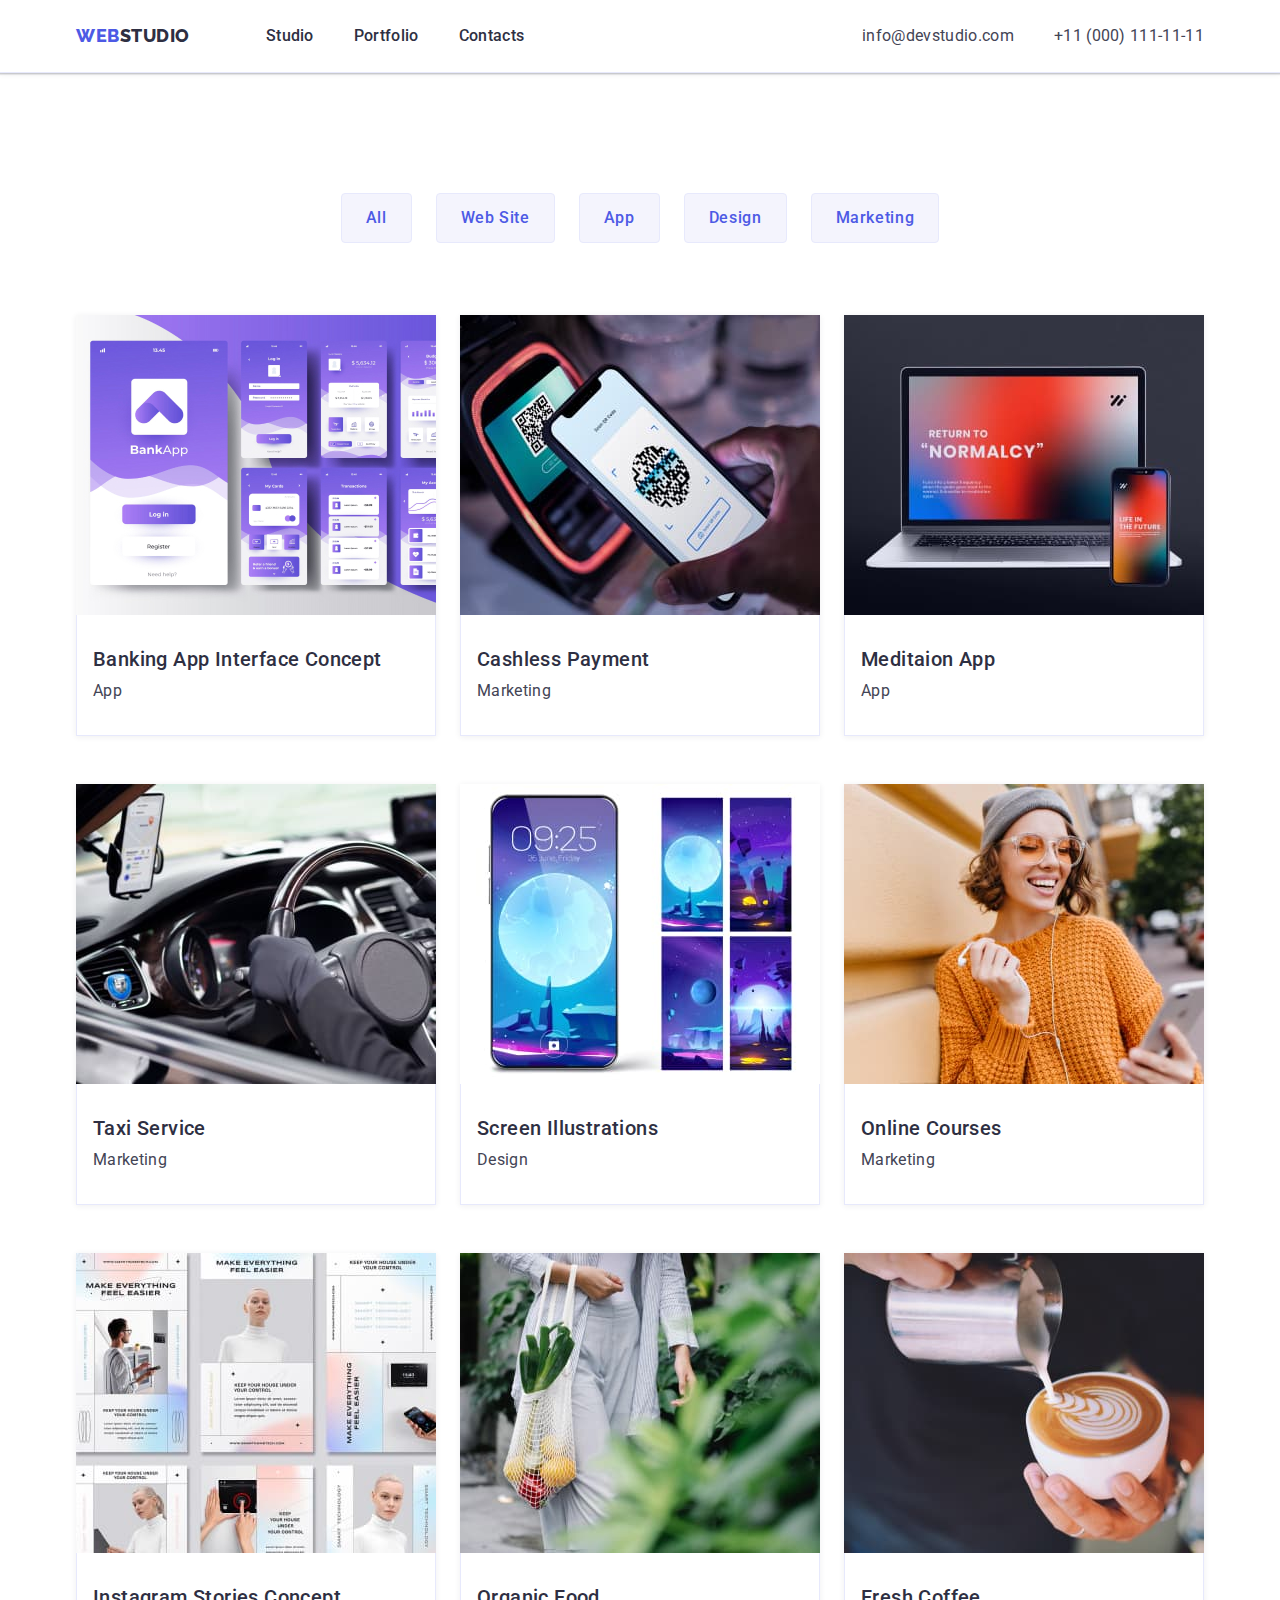
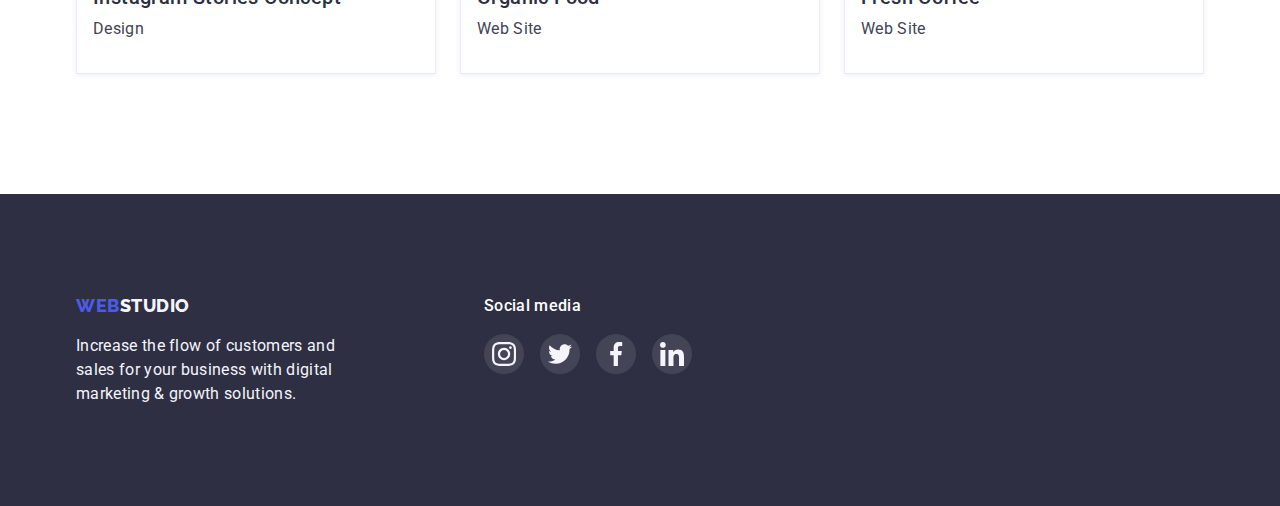
<file: portfolio.html>
<!doctype html>
<html lang="en">

<head>
    <meta charset="utf-8">
    <meta name="viewport" content="width=device-width, initial-scale=1.0">
    <title>Portfolio</title>
    <link
        href="https://fonts.googleapis.com/css2?family=Raleway:wght@800&family=Roboto:wght@400;500;700;900&display=swap"
        rel="stylesheet">

    <link rel="stylesheet"
        href="https://cdnjs.cloudflare.com/ajax/libs/modern-normalize/1.0.0/modern-normalize.min.css">

    <link rel="stylesheet" href="./css/style.css">
</head>

<body>
    <!-- <HEADER> -->
    <header class="header">
        <div class="container header-content">
            <a class="website-logo link" href="./index.html">
                <span class="logo-web">web</span>studio
            </a>
            <nav class="navigation">
                <ul class="navigation-list list">
                    <li class="navigation-item">
                        <a class="navigation-link link" href="./index.html">Studio</a>
                    </li>
                    <li class="navigation-item">
                        <a class="navigation-link link" href="./portfolio.html">Portfolio</a>
                    </li>
                    <li class="navigation-item">
                        <a class="navigation-link link" href="">Contacts</a>
                    </li>
                </ul>
            </nav>
            <ul class="contacts-info-list list">
                <li class="contacts-info-item">
                    <a class="mail contact-info link" href="mailto:info@devstudio.com">
                        info@devstudio.com
                    </a>
                </li>
                <li class="contacts-info-item">
                    <a class="phone contact-info link" href="tel:+110001111111">
                        +11 (000) 111-11-11
                    </a>
                </li>
            </ul>
        </div>
    </header>
    <!-- </HEADER> -->

    <!-- <MAIN> -->
    <main>
        <section class="solutions section">
            <div class="container">
                <h1 class="hidden">Solutions</h1>
                <ul class="sort-buttons-list list flex-container">
                    <li class="sort-buttons-item flex-container-item">
                        <button class="sort-button button" type="button">All</button>
                    </li>
                    <li class="sort-buttons-item flex-container-item">
                        <button class="sort-button button" type="button">Web Site</button>
                    </li>
                    <li class="sort-buttons-item flex-container-item">
                        <button class="sort-button button" type="button">App</button>
                    </li>
                    <li class="sort-buttons-item flex-container-item">
                        <button class="sort-button button" type="button">Design</button>
                    </li>
                    <li class="sort-buttons-item flex-container-item">
                        <button class="sort-button button" type="button">Marketing</button>
                    </li>
                </ul>

                <ul class="solutions-list list flex-container">
                    <li class="solution-item flex-container-item">
                        <img class="solution-img" src="./images/portfolio/cards/img-8.jpg"
                            alt="Banking App Interface Concept" width="360">
                        <div class="info-wrapper">
                            <h2 class="solution-title">Banking App Interface Concept</h2>
                            <p class="solution-class">App</p>
                        </div>
                    </li>
                    <li class="solution-item flex-container-item">
                        <img class="solution-img" src="./images/portfolio/cards/img-7.jpg"
                            alt="Banking App Interface Concept" width="360">
                        <div class="info-wrapper">
                            <h2 class="solution-title">Cashless Payment</h2>
                            <p class="solution-class">Marketing</p>
                        </div>
                    </li>
                    <li class="solution-item flex-container-item">
                        <img class="solution-img" src="./images/portfolio/cards/img-6.jpg"
                            alt="Banking App Interface Concept" width="360">
                        <div class="info-wrapper">
                            <h2 class="solution-title">Meditaion App</h2>
                            <p class="solution-class">App</p>
                        </div>
                    </li>
                    <li class="solution-item flex-container-item">
                        <img class="solution-img" src="./images/portfolio/cards/img-5.jpg"
                            alt="Banking App Interface Concept" width="360">
                        <div class="info-wrapper">
                            <h2 class="solution-title">Taxi Service</h2>
                            <p class="solution-class">Marketing</p>
                        </div>
                    </li>
                    <li class="solution-item flex-container-item">
                        <img class="solution-img" src="./images/portfolio/cards/img-4.jpg"
                            alt="Banking App Interface Concept" width="360">
                        <div class="info-wrapper">
                            <h2 class="solution-title">Screen Illustrations</h2>
                            <p class="solution-class">Design</p>
                        </div>
                    </li>
                    <li class="solution-item flex-container-item">
                        <img class="solution-img" src="./images/portfolio/cards/img-3.jpg"
                            alt="Banking App Interface Concept" width="360">
                        <div class="info-wrapper">
                            <h2 class="solution-title">Online Courses</h2>
                            <p class="solution-class">Marketing</p>
                        </div>
                    </li>
                    <li class="solution-item flex-container-item">
                        <img class="solution-img" src="./images/portfolio/cards/img-2.jpg"
                            alt="Banking App Interface Concept" width="360">
                        <div class="info-wrapper">
                            <h2 class="solution-title">Instagram Stories Concept</h2>
                            <p class="solution-class">Design</p>
                        </div>
                    </li>
                    <li class="solution-item flex-container-item">
                        <img class="solution-img" src="./images/portfolio/cards/img-1.jpg"
                            alt="Banking App Interface Concept" width="360">
                        <div class="info-wrapper">
                            <h2 class="solution-title">Organic Food</h2>
                            <p class="solution-class">Web Site</p>
                        </div>
                    </li>
                    <li class="solution-item flex-container-item">
                        <img class="solution-img" src="./images/portfolio/cards/img.jpg"
                            alt="Banking App Interface Concept" width="360">
                        <div class="info-wrapper">
                            <h2 class="solution-title">Fresh Coffee</h2>
                            <p class="solution-class">Web Site</p>
                        </div>
                    </li>
                </ul>
            </div>
        </section>
    </main>
    <!-- </MAIN> -->

    <!-- <FOOTER> -->
    <footer class="footer">
        <div class="container flex-container">
            <div class="logo-inspire flex-container-item">
                <a class="footer-website-logo website-logo link" href="./index.html">
                    <span class="logo-web">web</span>studio
                </a>
                <p class="inspire-text">
                    Increase the flow of customers and sales for your business with digital marketing & growth
                    solutions.
                </p>
            </div>
            <div class="footer-media flex-container-item">
                <p class="footer-madia-title">Social media</p>
                <ul class="footer-media-list list flex-container">
                    <li class="footer-media-item flex-container-item">
                        <a class="footer-media-link link" href="">
                            <svg width="40" height="40" viewBox="0 0 40 40" class="svg-fill-none"
                                xmlns="http://www.w3.org/2000/svg">
                                <path
                                    d="M40 20C40 25.5228 37.7614 30.5228 34.1421 34.1421C30.5228 37.7614 25.5228 40 20 40C14.4772 40 9.47715 37.7614 5.85786 34.1421C2.23858 30.5228 0 25.5228 0 20C0 14.4772 2.23858 9.47715 5.85786 5.85786C9.47715 2.23858 14.4772 0 20 0C25.5228 0 30.5228 2.23858 34.1421 5.85786C37.7614 9.47715 40 14.4772 40 20Z"
                                    class="svg-light-transparent-color footer-media-icon-background" />
                                <g clip-path="url(#clip0_297046_1359)">
                                    <path
                                        d="M31.9765 15.0561C31.9203 13.7809 31.7141 12.9042 31.4187 12.1445C31.1139 11.3381 30.6451 10.6162 30.0308 10.016C29.4307 9.40652 28.704 8.93292 27.9069 8.63294C27.1429 8.33753 26.2708 8.13131 24.9955 8.07509C23.7108 8.0141 23.303 8 20.0445 8C16.7861 8 16.3782 8.0141 15.0982 8.07033C13.823 8.12655 12.9463 8.33295 12.1868 8.62817C11.3803 8.93292 10.6583 9.40176 10.0582 10.016C9.4487 10.6162 8.97528 11.3429 8.67511 12.1399C8.3797 12.9042 8.17349 13.7761 8.11726 15.0513C8.05628 16.336 8.04218 16.7439 8.04218 20.0023C8.04218 23.2608 8.05628 23.6686 8.1125 24.9486C8.16873 26.2238 8.37513 27.1005 8.67053 27.8602C8.97528 28.6666 9.4487 29.3885 10.0582 29.9887C10.6583 30.5982 11.385 31.0718 12.1821 31.3718C12.9463 31.6672 13.8183 31.8734 15.0937 31.9296C16.3734 31.986 16.7815 31.9999 20.0399 31.9999C23.2984 31.9999 23.7062 31.986 24.9862 31.9296C26.2614 31.8734 27.1381 31.6672 27.8976 31.3718C29.5105 30.7482 30.7857 29.4729 31.4093 27.8602C31.7046 27.096 31.911 26.2238 31.9672 24.9486C32.0234 23.6686 32.0375 23.2608 32.0375 20.0023C32.0375 16.7439 32.0327 16.336 31.9765 15.0561ZM29.8153 24.8549C29.7636 26.027 29.5667 26.6599 29.4027 27.0819C28.9994 28.1274 28.1696 28.9572 27.124 29.3605C26.7021 29.5246 26.0645 29.7215 24.897 29.7729C23.6311 29.8293 23.2515 29.8433 20.0493 29.8433C16.847 29.8433 16.4626 29.8293 15.2013 29.7729C14.0292 29.7215 13.3963 29.5246 12.9743 29.3605C12.454 29.1682 11.9804 28.8634 11.596 28.4649C11.1975 28.0758 10.8928 27.6069 10.7005 27.0866C10.5364 26.6647 10.3395 26.027 10.288 24.8596C10.2316 23.5937 10.2177 23.2139 10.2177 20.0117C10.2177 16.8095 10.2316 16.425 10.288 15.1639C10.3395 13.9918 10.5364 13.3589 10.7005 12.9369C10.8928 12.4165 11.1975 11.943 11.6008 11.5584C11.9898 11.1599 12.4586 10.8552 12.9791 10.6631C13.4011 10.499 14.0388 10.3021 15.2061 10.2504C16.472 10.1942 16.8518 10.1801 20.0538 10.1801C23.2608 10.1801 23.6405 10.1942 24.9018 10.2504C26.0739 10.3021 26.7068 10.499 27.1288 10.6631C27.6491 10.8552 28.1227 11.1599 28.5071 11.5584C28.9056 11.9476 29.2104 12.4165 29.4027 12.9369C29.5667 13.3589 29.7636 13.9964 29.8153 15.1639C29.8715 16.4298 29.8856 16.8095 29.8856 20.0117C29.8856 23.2139 29.8715 23.589 29.8153 24.8549Z"
                                        class="svg-preligth-color" />
                                    <path
                                        d="M20.0445 13.837C16.6409 13.837 13.8793 16.5984 13.8793 20.0023C13.8793 23.4062 16.6409 26.1676 20.0445 26.1676C23.4484 26.1676 26.2098 23.4062 26.2098 20.0023C26.2098 16.5984 23.4484 13.837 20.0445 13.837ZM20.0445 24.0016C17.8364 24.0016 16.0453 22.2106 16.0453 20.0023C16.0453 17.794 17.8364 16.003 20.0445 16.003C22.2529 16.003 24.0438 17.794 24.0438 20.0023C24.0438 22.2106 22.2529 24.0016 20.0445 24.0016Z"
                                        class="svg-preligth-color" />
                                    <path
                                        d="M27.893 13.5934C27.893 14.3882 27.2486 15.0327 26.4535 15.0327C25.6587 15.0327 25.0142 14.3882 25.0142 13.5934C25.0142 12.7983 25.6587 12.1541 26.4535 12.1541C27.2486 12.1541 27.893 12.7983 27.893 13.5934Z"
                                        class="svg-preligth-color" />
                                </g>
                                <defs>
                                    <clipPath id="clip0_297046_1359">
                                        <rect width="24" height="24" class="svg-light-color"
                                            transform="translate(8 8)" />
                                    </clipPath>
                                </defs>
                            </svg>
                        </a>
                    </li>
                    <li class="footer-media-item flex-container-item">
                        <a class="footer-media-link link" href="">
                            <svg width="40" height="40" viewBox="0 0 40 40" class="svg-fill-none"
                                xmlns="http://www.w3.org/2000/svg">
                                <path
                                    d="M40 20C40 25.5228 37.7614 30.5228 34.1421 34.1421C30.5228 37.7614 25.5228 40 20 40C14.4772 40 9.47715 37.7614 5.85786 34.1421C2.23858 30.5228 0 25.5228 0 20C0 14.4772 2.23858 9.47715 5.85786 5.85786C9.47715 2.23858 14.4772 0 20 0C25.5228 0 30.5228 2.23858 34.1421 5.85786C37.7614 9.47715 40 14.4772 40 20Z"
                                    class="svg-light-transparent-color footer-media-icon-background" />
                                <g clip-path="url(#clip0_297046_1360)">
                                    <path
                                        d="M32 12.5585C31.1075 12.95 30.1565 13.2095 29.165 13.3355C30.185 12.7265 30.9635 11.7695 31.3295 10.616C30.3785 11.183 29.3285 11.5835 28.2095 11.807C27.3065 10.8455 26.0195 10.25 24.6155 10.25C21.8915 10.25 19.6985 12.461 19.6985 15.1715C19.6985 15.5615 19.7315 15.9365 19.8125 16.2935C15.722 16.094 12.1025 14.1335 9.671 11.147C9.2465 11.8835 8.9975 12.7265 8.9975 13.634C8.9975 15.338 9.875 16.8485 11.183 17.723C10.3925 17.708 9.617 17.4785 8.96 17.117C8.96 17.132 8.96 17.1515 8.96 17.171C8.96 19.562 10.6655 21.548 12.902 22.0055C12.5015 22.115 12.065 22.1675 11.612 22.1675C11.297 22.1675 10.979 22.1495 10.6805 22.0835C11.318 24.032 13.127 25.4645 15.278 25.511C13.604 26.8205 11.4785 27.6095 9.1775 27.6095C8.774 27.6095 8.387 27.5915 8 27.542C10.1795 28.9475 12.7625 29.75 15.548 29.75C24.602 29.75 29.552 22.25 29.552 15.749C29.552 15.5315 29.5445 15.3215 29.534 15.113C30.5105 14.42 31.331 13.5545 32 12.5585Z"
                                        class="svg-preligth-color" />
                                </g>
                                <defs>
                                    <clipPath id="clip0_297046_1360">
                                        <rect width="24" height="24" class="svg-light-color"
                                            transform="translate(8 8)" />
                                    </clipPath>
                                </defs>
                            </svg>
                        </a>
                    </li>
                    <li class="footer-media-item flex-container-item">
                        <a class="footer-media-link link" href="">
                            <svg width="40" height="40" viewBox="0 0 40 40" class="svg-fill-none"
                                xmlns="http://www.w3.org/2000/svg">
                                <path
                                    d="M40 20C40 25.5228 37.7614 30.5228 34.1421 34.1421C30.5228 37.7614 25.5228 40 20 40C14.4772 40 9.47715 37.7614 5.85786 34.1421C2.23858 30.5228 0 25.5228 0 20C0 14.4772 2.23858 9.47715 5.85786 5.85786C9.47715 2.23858 14.4772 0 20 0C25.5228 0 30.5228 2.23858 34.1421 5.85786C37.7614 9.47715 40 14.4772 40 20Z"
                                    class="svg-light-transparent-color footer-media-icon-background" />
                                <g clip-path="url(#clip0_297046_1361)">
                                    <path
                                        d="M23.997 11.985H26.188V8.169C25.81 8.117 24.51 8 22.996 8C19.837 8 17.673 9.987 17.673 13.639V17H14.187V21.266H17.673V32H21.947V21.267H25.292L25.823 17.001H21.946V14.062C21.947 12.829 22.279 11.985 23.997 11.985Z"
                                        class="svg-preligth-color" />
                                </g>
                                <defs>
                                    <clipPath id="clip0_297046_1361">
                                        <rect width="24" height="24" class="svg-light-color"
                                            transform="translate(8 8)" />
                                    </clipPath>
                                </defs>
                            </svg>
                        </a>
                    </li>
                    <li class="footer-media-item flex-container-item">
                        <a class="footer-media-link link" href="">
                            <svg width="40" height="40" viewBox="0 0 40 40" class="svg-fill-none"
                                xmlns="http://www.w3.org/2000/svg">
                                <path
                                    d="M40 20C40 25.5228 37.7614 30.5228 34.1421 34.1421C30.5228 37.7614 25.5228 40 20 40C14.4772 40 9.47715 37.7614 5.85786 34.1421C2.23858 30.5228 0 25.5228 0 20C0 14.4772 2.23858 9.47715 5.85786 5.85786C9.47715 2.23858 14.4772 0 20 0C25.5228 0 30.5228 2.23858 34.1421 5.85786C37.7614 9.47715 40 14.4772 40 20Z"
                                    class="svg-light-transparent-color footer-media-icon-background" />
                                <g clip-path="url(#clip0_297046_1362)">
                                    <path
                                        d="M31.994 32.0001V31.9991H32V23.1971C32 18.8911 31.073 15.5741 26.039 15.5741C23.619 15.5741 21.995 16.9021 21.332 18.1611H21.262V15.9761H16.489V31.9991H21.459V24.0651C21.459 21.9761 21.855 19.9561 24.442 19.9561C26.991 19.9561 27.029 22.3401 27.029 24.1991V32.0001H31.994Z"
                                        class="svg-preligth-color" />
                                    <path d="M8.396 15.9769H13.372V31.9999H8.396V15.9769Z" class="svg-preligth-color" />
                                    <path
                                        d="M10.882 8C9.291 8 8 9.291 8 10.882C8 12.473 9.291 13.791 10.882 13.791C12.473 13.791 13.764 12.473 13.764 10.882C13.763 9.291 12.472 8 10.882 8V8Z"
                                        class="svg-preligth-color" />
                                </g>
                                <defs>
                                    <clipPath id="clip0_297046_1362">
                                        <rect width="24" height="24" class="svg-light-color"
                                            transform="translate(8 8)" />
                                    </clipPath>
                                </defs>
                            </svg>
                        </a>
                    </li>
                </ul>
            </div>
        </div>
    </footer>
    <!-- </FOOTER> -->
</body>

</html>
</file>
<file: css/style.css>
:root {
  /* colors */
  --dark: #2e2f42;
  --pressed-state: #404bbf;
  --primary-brand: #4d5ae5;
  --hero-color: #ffffff;
  --text: #434455;
  --light: #f4f4fd;
  --accent: #e7e9fc;
  --light-slate: #8e8f99;
  --ocean: #404bbf;
  --green: #31d0aa;

  /* cell */
  --items: 4;
  --items-gap: 24px;
}

body {
  font-family: "Roboto", sans-serif;
  color: var(--dark);
}

.link {
  color: currentColor;
  text-decoration: none;
}

.list {
  margin: 0;
  padding: 0;
  list-style: none;
}

.button {
  border: none;
  color: currentColor;
  font-family: "Roboto", sans-serif;
  cursor: pointer;
  font-size: 16px;
  line-height: 1.5;
  font-weight: 500;
}

.hidden {
  position: absolute;
  width: 1px;
  height: 1px;
  margin: -1px;
  border: 0;
  padding: 0;
  white-space: nowrap;
  clip-path: inset(100%);
  clip: rect(0 0 0 0);
  overflow: hidden;
}

.container {
  padding: 0 15px;
  margin: 0 auto;
  width: 1158px;
}

.section {
  padding: 120px 0;
}

/* <cell> */
.flex-container {
  display: flex;
  gap: var(--items-gap);
  flex-wrap: wrap;
}

.flex-container-item {
  flex-basis: calc(
    (100% - (var(--items) - 1) * var(--items-gap)) / var(--items)
  );
  height: auto;
}
/* </cell> */

/* <SVG> */
.svg-dark-color {
  fill: var(--dark);
}

.svg-primary-color {
  fill: var(--primary-brand);
}

.svg-light-slate-color {
  fill: var(--light-slate);
}

.svg-light-slate-border {
  stroke: var(--light-slate);
}

.svg-light-color {
  fill: #ffffff;
}

.svg-preligth-color {
  fill: var(--light);
}

.svg-light-transparent-color {
  fill: rgba(255, 255, 255, 0.1);
}

.svg-fill-none {
  fill: none;
}

/* </SVG> */

/* <HEADER> */

.header {
  border-bottom: 1px solid #e7e9fc;
  box-shadow: 0px 2px 1px rgba(46, 47, 66, 0.08),
    0px 1px 1px rgba(46, 47, 66, 0.16), 0px 1px 6px rgba(46, 47, 66, 0.08);
}

.header-content {
  display: flex;
  align-items: center;
}

.logo-nav {
  display: flex;
}

.website-logo {
  font-family: "Raleway", sans-serif;
  font-weight: 800;
  font-size: 18px;

  line-height: 1.333;
  letter-spacing: 0.03em;

  text-transform: uppercase;
}

.logo-web {
  color: var(--primary-brand);
}

.navigation {
  margin-right: auto;
}

.navigation-list {
  margin-left: 76px;
  display: flex;
  gap: 40px;
}

.navigation-link {
  display: inline-block;
  padding: 24px 0;

  font-size: 16px;
  font-weight: 500;

  line-height: 1.5;

  letter-spacing: 0.02em;
}

.navigation-link:focus,
.navigation-link:hover {
  color: var(--pressed-state);
}

.contacts-info-list {
  display: flex;
  gap: 40px;
}

.contact-info {
  display: inline-block;
  padding: 24px 0;
  font-size: 16px;
  line-height: 1.5;
  letter-spacing: 0.02em;

  color: var(--text);
}

.contact-info:focus,
.contact-info:hover {
  color: var(--pressed-state);
}
/* </HEADER> */

/* <SCETION HERO> */
.hero {
  padding: 188px 0;
  text-align: center;

  /* background-color: var(--dark); */
  background: linear-gradient(
      to top,
      rgba(46, 47, 66, 0.7),
      rgba(46, 47, 66, 0.7)
    ),
    url("../images/main_page/hero/hero.jpg");
  background-size: 1440px;
  background-repeat: no-repeat;
  background-position: center;
}

.hero-title {
  margin-top: 0;
  margin-bottom: 46px;
  font-size: 56px;

  line-height: 1.07;
  text-align: center;
  letter-spacing: 0.02em;
  color: var(--hero-color);
}

.hero-button {
  display: inline-block;
  padding: 16px 32px;

  background: var(--primary-brand);

  box-shadow: 0px 4px 4px rgba(0, 0, 0, 0.15);
  border-radius: 4px;

  letter-spacing: 0.04em;
  color: var(--hero-color);
}

.hero-button:focus,
.hero-button:hover {
  background-color: var(--pressed-state);
}
/* </SCETION HERO> */

/* <BENEITS SECTION> */

.benefits {
  padding-bottom: 0;
}

.benefits-icon {
  text-align: center;
  padding: 24px 0;
  background: #f4f4fd;
  border-radius: 4px;
  margin-bottom: 8px;
}

.benefits-item-title {
  margin-top: 0;
  margin-bottom: 8px;

  font-weight: 500;
  font-size: 20px;

  line-height: 1.2;
  letter-spacing: 0.02em;
}

.benefits-item-text {
  margin: 0;
  font-size: 16px;
  line-height: 1.5;
  letter-spacing: 0.02em;
  color: var(--text);
}
/* </BENEITS SECTION> */

/* <ACTIVITY SECTION> */
.activity-list {
  --items: 3;
}

.activity-title {
  margin-top: 0;
  margin-bottom: 72px;
  font-size: 36px;

  line-height: 1.11;
  text-align: center;
  letter-spacing: 0.02em;
  text-transform: capitalize;
}
/* </ACTIVITY SECTION> */

/* <OUR TEAM SECTION> */
.team {
  background-color: var(--light);
}

.member {
  background: #ffffff;
  box-shadow: 0px 1px 6px rgba(46, 47, 66, 0.08),
    0px 1px 1px rgba(46, 47, 66, 0.16), 0px 2px 1px rgba(46, 47, 66, 0.08);

  border-radius: 0px 0px 4px 4px;

  text-align: center;
}

.member-soc-media-link:hover .icon-background,
.member-soc-media-link:focus .icon-background {
  fill: var(--ocean);
}

.team-title {
  margin-top: 0px;
  margin-bottom: 72px;
  font-size: 36px;

  line-height: 1.11;
  text-align: center;
  letter-spacing: 0.02em;
  text-transform: capitalize;
}

.member-info {
  padding: 32px 16px;
}

.member-name {
  margin-top: 0;
  margin-bottom: 8px;

  font-weight: 500;
  font-size: 20px;

  line-height: 1.2;
  text-align: center;
  letter-spacing: 0.02em;
}

.member-occupation {
  margin: 0 0 8px;
  font-size: 16px;
  line-height: 1.2;
  text-align: center;
  letter-spacing: 0.02em;
}

.member-img {
  display: block;
}
/* </OUR TEAM SECTION> */

/* <CUSTOMERS> */
.customers-list {
  --items: 6;
}

.customers-client-link:hover .customer-icon-background,
.customers-client-link:focus .customer-icon-background {
  fill: var(--ocean);
}

.customers-client-link:hover .client-icon-border,
.customers-client-link:focus .client-icon-border {
  stroke: var(--ocean);
}

.customers-title {
  font-weight: 700;
  font-size: 36px;

  line-height: 40px;
  text-align: center;
  letter-spacing: 0.02em;

  text-transform: capitalize;

  color: #2e2f42;

  margin-top: 0;
  margin-bottom: 72px;
}
/* </CUSTOMERS> */

/* <SOLUTIONS SECTION> */

.sort-buttons-list {
  justify-content: center;
  margin-bottom: 72px;
}

.sort-buttons-item {
  flex-basis: auto;
}

.sort-button {
  padding: 12px 24px;
  background: var(--light);

  border-radius: 4px;

  letter-spacing: 0.04em;
  color: var(--primary-brand);
  border: 1px solid var(--accent);
}

.sort-button:focus,
.sort-button:hover {
  background-color: var(--pressed-state);
  color: #fff;
  box-shadow: 0px 3px 1px rgba(0, 0, 0, 0.1), 0px 2px 1px rgba(0, 0, 0, 0.08),
    0px 2px 2px rgba(0, 0, 0, 0.12);
  border: 1px solid var(--pressed-state);
}

.solutions-list {
  --items: 3;
  row-gap: 48px;
}

.solution-item {
  cursor: pointer;
  box-shadow: 0px 1px 6px rgba(46, 47, 66, 0.08);
}

.solution-item:hover {
  box-shadow: 0px 1px 6px rgba(46, 47, 66, 0.08),
    0px 1px 1px rgba(46, 47, 66, 0.16), 0px 2px 1px rgba(46, 47, 66, 0.08);
}

.solution-img {
  display: block;
}

.solution-title {
  margin-top: 0;
  margin-bottom: 8px;

  font-weight: 500;
  font-size: 20px;

  line-height: 1.2;
  letter-spacing: 0.02em;
}

.solution-class {
  margin: 0;
  line-height: 1.5;
  letter-spacing: 0.02em;
  color: var(--text);
}

.info-wrapper {
  padding: 32px 16px;
  background-color: #ffffff;
  border: 1px solid #e7e9fc;
  border-top: none;
}
/* </SOLUTIONS SECTION> */

/* <FOOTER> */
.footer {
  background-color: var(--dark);
  color: var(--light);

  padding: 100px 0;

  align-items: center;
}

.inspire-text {
  margin-bottom: 0;
  margin-top: 16px;
  font-size: 16px;
  line-height: 1.5;
  letter-spacing: 0.02em;

  width: 264px;
}

.footer-media {
  margin-left: 120px;
}

.footer-media-list {
  --items-gap: 16px;
}

.footer-media-item {
  flex-basis: auto;
}

.footer-media-icon-background {
  fill: rgba();
}

.footer-media-link:hover .footer-media-icon-background,
.footer-media-link:focus .footer-media-icon-background {
  fill: var(--green);
}

.footer-madia-title {
  margin: 0;
  margin-bottom: 16px;

  font-weight: 500;
  font-size: 16px;

  line-height: 24px;
  letter-spacing: 0.02em;

  color: #ffffff;
}
/* </FOOTER> */
</file>
